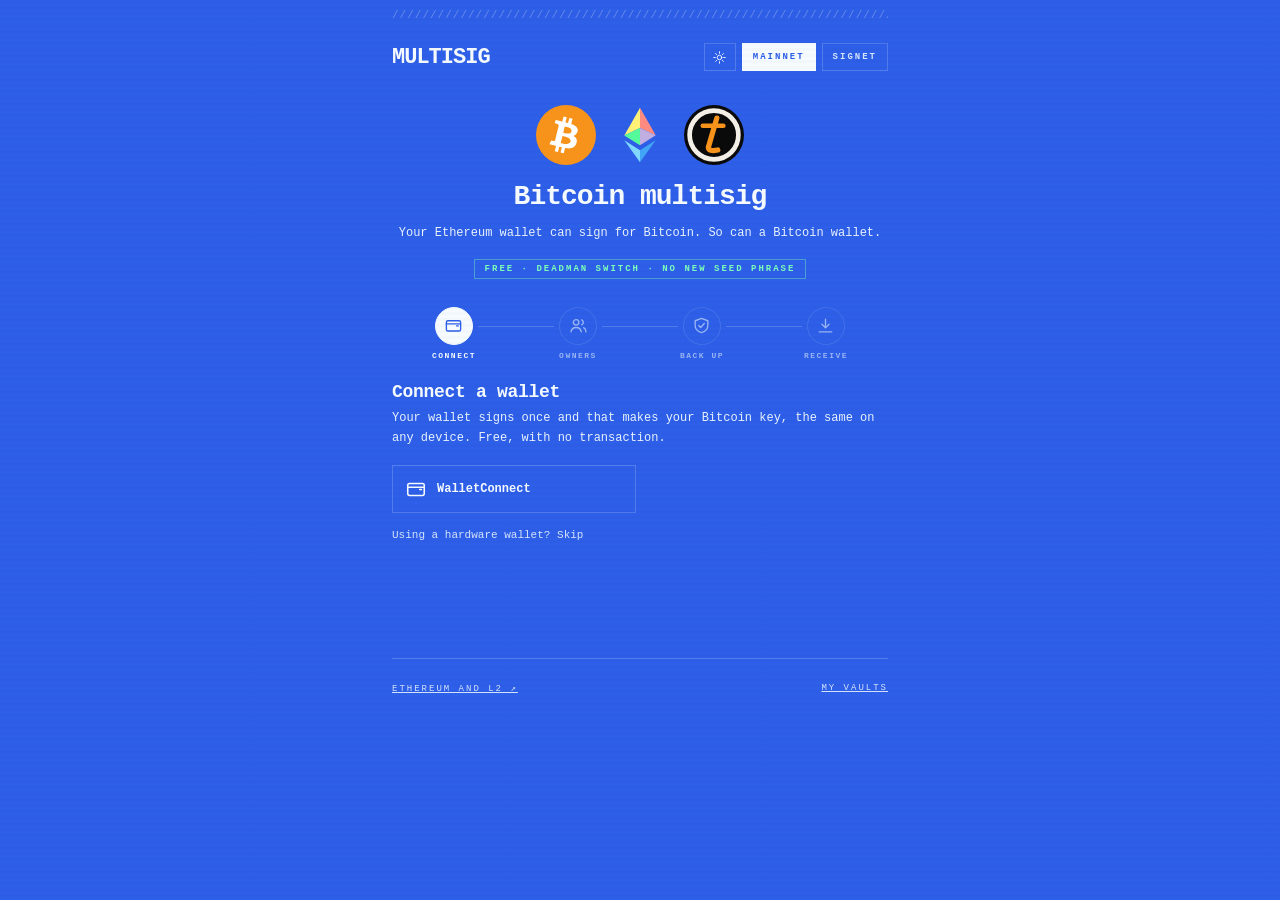
<file: dapp/bitcoin-vault.html>
<!DOCTYPE html>
<html lang="en"><head><meta charset="UTF-8"><title>multisig</title>
<!-- This page moved to /btc. Kept so links already handed out still land. -->
<meta http-equiv="Content-Security-Policy" content="default-src 'none'">
<meta http-equiv="refresh" content="0;url=./btc.html">
<link rel="canonical" href="https://www.multisig.software/btc"></head>
<body><a href="./btc.html">Continue</a></body></html>
</file>
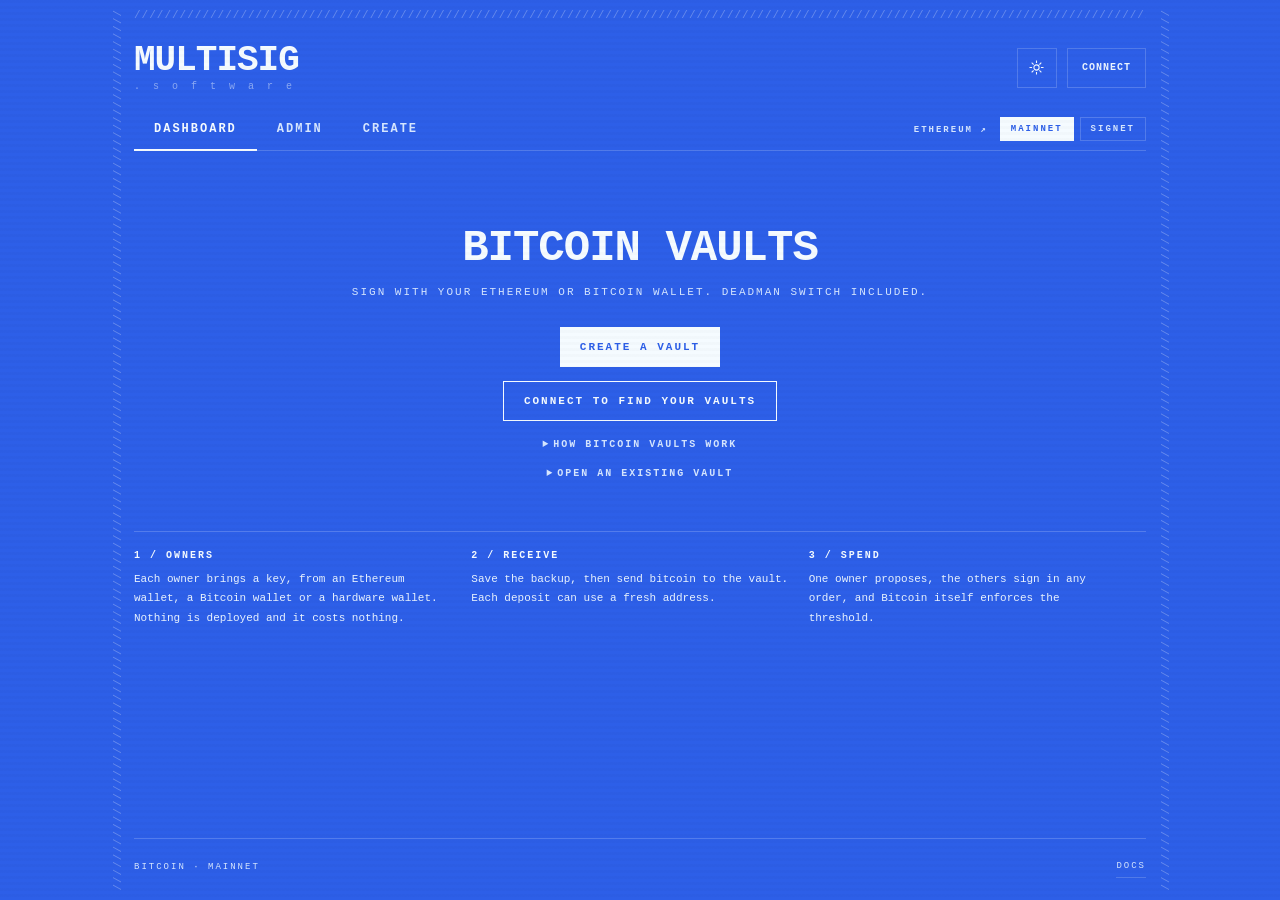
<file: dapp/bitcoin.html>
<!DOCTYPE html>
<html lang="en">
<head>
<meta charset="UTF-8">
<meta name="viewport" content="width=device-width,initial-scale=1">
<!-- The one page here that holds a private key, so the tightest policy of the
     three: no inline script at all, and, past the WalletConnect relay that an owner opts
     into by choosing it, it can reach two block explorers, the
     Ethereum RPCs that read a vault's owners, and nothing else. That narrows where
     a stolen key could go. It does not close it: script running here could still
     post one to those hosts, so the defence is that nothing unescaped ever runs. -->
<meta http-equiv="Content-Security-Policy" content="default-src 'none'; script-src 'self'; style-src 'self' 'unsafe-inline' https://fonts.googleapis.com; font-src https://fonts.gstatic.com; img-src 'self' data: https://explorer-api.walletconnect.com; frame-src https://verify.walletconnect.com https://verify.walletconnect.org; connect-src https://api.tacit.finance https://explorer-api.walletconnect.com wss://relay.walletconnect.com wss://relay.walletconnect.org https://multisig-proposals.onrender.com https://multisig-postgrest.onrender.com https://mempool.space https://mempool.fra.mempool.space https://mempool.va1.mempool.space https://mempool.tk7.mempool.space https://mempool.emzy.de https://blockstream.info https://*.publicnode.com https://mainnet.megaeth.com https://rpc.mainnet.chain.robinhood.com; form-action 'none'; base-uri 'none'; upgrade-insecure-requests">
<title>multisig</title>
<meta name="description" content="k-of-n Bitcoin vaults. Taproot, no contract: a vault is a descriptor and a proposal is a PSBT.">
<link rel="canonical" href="https://www.multisig.software/bitcoin.html">
<link rel="preconnect" href="https://fonts.googleapis.com">
<link rel="preconnect" href="https://fonts.gstatic.com" crossorigin>
<link href="https://fonts.googleapis.com/css2?family=IBM+Plex+Mono:wght@400;600;700&display=swap" rel="stylesheet">
<link id="favicon" rel="icon" href="data:image/svg+xml,%3Csvg%20xmlns%3D%22http%3A%2F%2Fwww.w3.org%2F2000%2Fsvg%22%20viewBox%3D%220%200%2064%2064%22%3E%0A%3Crect%20width%3D%2264%22%20height%3D%2264%22%20fill%3D%22%232D5FE8%22%2F%3E%0A%3Cdefs%3E%0A%3Cpath%20id%3D%22pt%22%20d%3D%22M4%2C4%20H60%22%20fill%3D%22none%22%2F%3E%0A%3Cpath%20id%3D%22pr%22%20d%3D%22M60%2C4%20V60%22%20fill%3D%22none%22%2F%3E%0A%3Cpath%20id%3D%22pb%22%20d%3D%22M60%2C60%20H4%22%20fill%3D%22none%22%2F%3E%0A%3Cpath%20id%3D%22pl%22%20d%3D%22M4%2C60%20V4%22%20fill%3D%22none%22%2F%3E%0A%3C%2Fdefs%3E%0A%3Ctext%20font-family%3D%22%27Courier%20New%27%2Cmonospace%22%20font-size%3D%224.2%22%20fill%3D%22%23F5FBFF%22%20fill-opacity%3D%220.6%22%20letter-spacing%3D%22-0.3%22%3E%3CtextPath%20href%3D%22%23pt%22%3E%2F%2F%2F%2F%2F%2F%2F%2F%2F%2F%2F%2F%2F%2F%2F%2F%2F%2F%2F%2F%2F%2F%2F%2F%2F%2F%2F%2F%2F%2F%3C%2FtextPath%3E%3C%2Ftext%3E%0A%3Ctext%20font-family%3D%22%27Courier%20New%27%2Cmonospace%22%20font-size%3D%224.2%22%20fill%3D%22%23F5FBFF%22%20fill-opacity%3D%220.6%22%20letter-spacing%3D%22-0.3%22%3E%3CtextPath%20href%3D%22%23pr%22%3E%2F%2F%2F%2F%2F%2F%2F%2F%2F%2F%2F%2F%2F%2F%2F%2F%2F%2F%2F%2F%2F%2F%2F%2F%2F%2F%2F%2F%2F%2F%3C%2FtextPath%3E%3C%2Ftext%3E%0A%3Ctext%20font-family%3D%22%27Courier%20New%27%2Cmonospace%22%20font-size%3D%224.2%22%20fill%3D%22%23F5FBFF%22%20fill-opacity%3D%220.6%22%20letter-spacing%3D%22-0.3%22%3E%3CtextPath%20href%3D%22%23pb%22%3E%2F%2F%2F%2F%2F%2F%2F%2F%2F%2F%2F%2F%2F%2F%2F%2F%2F%2F%2F%2F%2F%2F%2F%2F%2F%2F%2F%2F%2F%2F%3C%2FtextPath%3E%3C%2Ftext%3E%0A%3Ctext%20font-family%3D%22%27Courier%20New%27%2Cmonospace%22%20font-size%3D%224.2%22%20fill%3D%22%23F5FBFF%22%20fill-opacity%3D%220.6%22%20letter-spacing%3D%22-0.3%22%3E%3CtextPath%20href%3D%22%23pl%22%3E%2F%2F%2F%2F%2F%2F%2F%2F%2F%2F%2F%2F%2F%2F%2F%2F%2F%2F%2F%2F%2F%2F%2F%2F%2F%2F%2F%2F%2F%2F%3C%2FtextPath%3E%3C%2Ftext%3E%0A%3Cpath%20d%3D%22M16%2C48%20V16%20H22%20L32%2C32%20L42%2C16%20H48%20V48%20H42%20V26%20L32%2C42%20L22%2C26%20V48%20Z%22%20fill%3D%22%23F5FBFF%22%2F%3E%0A%3C%2Fsvg%3E" type="image/svg+xml">
<style>
*,*::before,*::after{box-sizing:border-box;margin:0;padding:0}
html{-webkit-text-size-adjust:100%}
a,button{-webkit-tap-highlight-color:transparent;touch-action:manipulation}
/* Everything down to the queue is index.html's own vocabulary, copied rather than
   diverged: the ink ladder, the frame, the header, the tabs, the stat, the card.
   One product on two pages. If it changes there it changes here. */
:root{
  --a:#F5FBFF;--bg:#2D5FE8;--d:#D6E6FF;--m:#EAF4FF;
  --ln:#FFFFFF2E;--fr:#FFFFFF47;--g:#7DFFBA;--gc:#0A0A0A;--r:#FFB1AC;--y:#FFD600;
  --on:#0A0A0A;
  --f:'IBM Plex Mono','Courier New',monospace;
}
.light{
  --a:#00677C;--bg:#FDFDFD;--d:#008CA6;--m:#007990;
  --ln:#0099B326;--fr:#0099B340;--g:#059669;--gc:#fff;--r:#DC2626;--y:#B45309;
  --on:#FDFDFD;
}
body{font-family:var(--f);background:var(--bg);color:var(--a);min-height:100vh;min-height:100dvh;padding:10px;position:relative;overflow-x:hidden;transition:background .3s,color .3s}
#app{min-height:calc(100dvh - 20px);display:flex;flex-direction:column}
a{color:var(--a)}
input,select,button,textarea{font-family:var(--f);font-size:16px;color:var(--a)}
input:focus,textarea:focus,select:focus{border-bottom-color:var(--a)!important;outline:none;box-shadow:inset 0 -1px 0 var(--a);caret-color:var(--a)}
button:focus-visible,a:focus-visible,summary:focus-visible{outline:2px solid var(--a);outline-offset:2px}
button{cursor:pointer}
button:active{transform:scale(.97)}
button:disabled{opacity:.45;cursor:default}
::-webkit-scrollbar{width:3px;height:3px}
::-webkit-scrollbar-thumb{background:var(--ln)}
@media(prefers-reduced-motion:reduce){*,*::before,*::after{animation-duration:.001ms!important;animation-iteration-count:1!important;transition-duration:.001ms!important}}
.sr{position:absolute;width:1px;height:1px;overflow:hidden;clip-path:inset(50%);white-space:nowrap}

.scan{position:fixed;inset:0;pointer-events:none;z-index:100;background:repeating-linear-gradient(0deg,transparent,transparent 3px,#0A0A0A04 3px,#0A0A0A04 6px)}
.light .scan{background:repeating-linear-gradient(0deg,transparent,transparent 3px,#0099B302 3px,#0099B302 6px)}
.frame{position:relative;padding:0 24px;width:100%;max-width:1060px;margin:0 auto;display:flex;flex-direction:column;flex:1}
.rail{position:absolute;top:0;bottom:0;width:12px;overflow:hidden;writing-mode:vertical-lr;font-size:11px;letter-spacing:1px;color:var(--fr);user-select:none;line-height:12px}
.rail-l{left:0}.rail-r{right:0}
.hbar{font-size:11px;letter-spacing:1px;color:var(--fr);user-select:none;overflow:hidden;white-space:nowrap;line-height:1}

.hdr{display:flex;justify-content:space-between;align-items:center;padding:22px 0 16px;gap:12px}
.logo{font-size:36px;font-weight:700;letter-spacing:-1px;line-height:1}
.logo a{text-decoration:none}
.sub{font-size:10px;letter-spacing:13px;color:var(--m);margin-top:2px;opacity:.5;user-select:none}
.addr{font-size:10px;letter-spacing:2px;color:var(--m);margin-top:4px;min-height:14px}
.hdr-r{display:flex;gap:10px;align-items:center}
.theme-btn{background:transparent;border:1px solid var(--ln);color:var(--a);width:40px;height:40px;font-size:14px;display:flex;align-items:center;justify-content:center;transition:background .15s}
.theme-btn svg{display:block}
.wallet-btn{background:transparent;border:1px solid var(--ln);color:var(--m);height:40px;padding:0 14px;font-size:10px;font-weight:600;letter-spacing:1px;display:flex;align-items:center;gap:6px;white-space:nowrap;transition:background .15s}
@media(hover:hover){.theme-btn:hover,.wallet-btn:hover{background:var(--ln);border-color:var(--fr)}}
.dot-sm{width:4px;height:4px;border-radius:50%;background:var(--g)}

.nav{display:flex;border-bottom:1px solid var(--ln);align-items:stretch}
.nav>button{position:relative;padding:14px 20px;font-size:12px;font-weight:700;letter-spacing:2px;background:transparent;border:none;color:var(--d)}
.nav>button.on{color:var(--a)}
.nav>button::after,.vtab::after{content:"";position:absolute;left:0;right:0;bottom:-1px;height:2px;background:var(--a);transform:scaleX(0);transition:transform .2s}
.nav>button.on::after,.vtab.on::after{transform:scaleX(1)}
.nets{margin-left:auto;display:flex;align-items:center;gap:6px}
.nets a{font-size:9px;font-weight:700;letter-spacing:2px;color:var(--d);text-decoration:none;padding:8px 6px}
.pill{background:transparent;border:1px solid var(--ln);color:var(--d);font-size:9px;font-weight:700;letter-spacing:2px;padding:6px 10px;display:inline-flex;align-items:center;gap:6px}
.pill.on{background:var(--a);color:var(--bg);border-color:var(--a)}

.attn{display:flex;align-items:center;gap:12px;padding:12px 8px;border-bottom:1px solid var(--ln);font-size:10px;letter-spacing:2px;color:var(--d);flex-wrap:wrap}
.attn b{color:var(--y);font-weight:700}
.attn.bad b{color:var(--r)}
.attn.ok b{color:var(--g)}
.attn a,.attn button{color:var(--d);background:none;border:none;border-bottom:1px solid var(--fr);font-size:10px;letter-spacing:2px;cursor:pointer;text-decoration:none;padding:0}
.attn .end{margin-left:auto}

.vtabs{overflow-x:auto;scrollbar-width:none}
.vtabs::-webkit-scrollbar{display:none}
.vtabs-inner{display:flex;border-bottom:1px solid var(--ln);min-width:min-content}
.vtab{position:relative;padding:16px 24px;text-align:left;background:transparent;border:none;color:var(--d);flex:0 1 25%;min-width:170px}
.vtab.on{color:var(--a)}
.vtab-name{font-size:14px;font-weight:700;display:flex;align-items:center;gap:6px;white-space:nowrap;overflow:hidden;text-overflow:ellipsis}
.vtab-info{font-size:10px;opacity:.85;margin-top:3px;white-space:nowrap;overflow:hidden;text-overflow:ellipsis}
.vtab-dot{width:6px;height:6px;border-radius:50%;background:var(--y);flex-shrink:0}
.vtab:focus-visible{outline-offset:-2px}

.content{flex:1;padding-bottom:40px}
.stats{padding:36px 0 8px}
.stat-row{display:flex;align-items:center;gap:12px;flex-wrap:wrap}
.btc{display:inline-flex;width:30px;height:30px}
.btc svg{width:100%;height:100%}
.asset{display:inline-flex;align-items:center;gap:8px;font-weight:700}
.stat-big{font-size:52px;font-weight:700;letter-spacing:-2px;line-height:1}
.stat-token{font-size:16px;font-weight:600;color:var(--m)}
.stat-note{font-size:13px;color:var(--d)}
.meta{display:flex;flex-wrap:wrap;gap:6px 20px;margin-top:18px;font-size:11px;letter-spacing:2px;color:var(--d);align-items:center}
.meta b{color:var(--a);font-weight:700}
.meta .g{color:var(--g)}
.meta .y{color:var(--y)}
.addrline{letter-spacing:1px;border:none;border-bottom:1px solid var(--ln);background:none;color:var(--d);font-size:11px;padding:0}

.head{display:flex;align-items:center;gap:14px;margin:36px 0 8px;font-size:10px;letter-spacing:2px;color:var(--d);font-weight:600}
.head::after{content:"";flex:1;height:1px;background:var(--ln);order:1}
.head>button,.head>.head-r{order:2}
.btn{font-size:11px;font-weight:700;letter-spacing:2px;height:40px;display:inline-flex;align-items:center;justify-content:center;gap:8px;padding:0 20px;text-transform:uppercase;border:none;white-space:nowrap}
.btn-fill{background:var(--a);color:var(--bg)}
.btn-green{background:var(--g);color:var(--gc)}
.btn-outline{background:transparent;color:var(--a);border:1px solid var(--a)}
.btn-ghost{background:transparent;color:var(--d);border:1px solid var(--ln)}
.btn-danger{background:transparent;color:var(--r);border:1px solid color-mix(in srgb,var(--r) 35%,transparent)}
.btn-sm{height:30px;padding:0 14px;font-size:10px}
.btn-big{height:48px;font-size:13px;letter-spacing:3px}
.btn-w{width:100%}
@media(hover:hover){.btn:hover:not(:disabled){opacity:.85}.btn-outline:hover:not(:disabled){opacity:1;background:var(--a);color:var(--bg)}}
.connecting{display:flex;align-items:center;justify-content:space-between;gap:12px;font-size:10px;font-weight:700;letter-spacing:2px;border:1px solid var(--ln);padding:12px 14px}
.btns{display:flex;gap:8px;flex-wrap:wrap;align-items:center;margin-top:14px}
.btns .right{margin-left:auto;display:flex;gap:8px;flex-wrap:wrap}

.tx{padding:18px 8px;border-bottom:1px solid var(--ln)}
.tx.ready{background:color-mix(in srgb,var(--a) 10%,transparent);box-shadow:inset 2px 0 0 var(--a)}
.tx-top{display:flex;justify-content:space-between;align-items:flex-start;gap:12px;flex-wrap:wrap;margin-bottom:10px}
.tx-nonce{font-size:10px;font-weight:700;color:var(--d);margin-right:6px}
.tag{font-size:8px;font-weight:700;letter-spacing:2px;border:1px solid var(--ln);padding:3px 7px;color:var(--d)}
.tx-status{font-size:10px;font-weight:700;letter-spacing:2px;border:1px solid currentColor;padding:4px 9px;white-space:nowrap}
.tx-status.ok{color:var(--g)}
.tx-status.wait{color:var(--y)}
.tx-status.bad{color:var(--r)}
.tx-val{font-size:20px;font-weight:700;display:flex;align-items:center;gap:8px;margin-top:4px}
.tx-to{font-size:11px;color:var(--m);margin-top:6px;word-break:break-all;line-height:1.6}
.tx-sub{font-size:10px;color:var(--d);letter-spacing:1px;margin-top:8px;line-height:1.7}
.approvals{display:flex;gap:6px;flex-wrap:wrap;margin-top:12px;font-size:10px;letter-spacing:1px}
.ap-ok,.ap-no{display:inline-flex;align-items:center;gap:5px;padding:3px 8px;border:1px solid var(--ln);font-weight:600}
.ap-ok{color:var(--g);border-color:color-mix(in srgb,var(--g) 40%,transparent);background:color-mix(in srgb,var(--g) 8%,transparent)}
.ap-no{color:var(--d)}
.empty-row{padding:22px 8px;font-size:11px;letter-spacing:2px;color:var(--d);border-bottom:1px solid var(--ln)}

.grid{display:grid;grid-template-columns:minmax(0,1fr) 190px;gap:28px;align-items:start;padding:14px 8px}
.qr{background:#fff;padding:10px;line-height:0}
.qr svg{width:100%;height:auto;display:block}
.mono{font-size:14px;font-weight:600;word-break:break-all;line-height:1.7}
.small{font-size:11px;line-height:1.8;color:var(--m)}
.small+.small{margin-top:8px}
.lk{color:var(--a)}
.row{display:flex;justify-content:space-between;align-items:center;padding:12px 8px;border-bottom:1px solid var(--ln);flex-wrap:wrap;gap:10px;font-size:12px}
.row .r{color:var(--d);font-size:11px;word-break:break-all;text-align:right}
.you{font-size:9px;font-weight:700;color:var(--m);letter-spacing:1px;border:1px solid var(--fr);padding:1px 6px;margin-left:8px}

.empty{padding:72px 0;text-align:center}
.empty-title{font-size:clamp(28px,6vw,44px);font-weight:700;letter-spacing:-1px}
.stat-sats{font-size:11px;letter-spacing:1px;color:var(--d)}
.who{display:flex;flex-wrap:wrap;gap:8px;margin-top:14px;align-items:center}
.who-c{display:inline-flex;align-items:center;gap:6px;border:1px solid var(--ln);padding:5px 8px;font-size:11px;color:var(--a)}
.who-c .you{margin-left:2px}
.who-i{display:inline-flex;width:14px;height:14px}
.who-i svg{width:14px;height:14px}
.who-l{font-size:9px;font-weight:700;letter-spacing:2px;color:var(--d);margin-left:8px}
.row .who{margin:0 0 6px}
.rule{display:flex;flex-wrap:wrap;gap:6px 12px;align-items:baseline;margin-top:12px;font-size:11px;line-height:1.7;color:var(--m)}
.rule b{font-size:10px;letter-spacing:2px;color:var(--a);border:1px solid var(--ln);padding:2px 8px}
.rule span{flex:1;min-width:220px}
.send{padding-bottom:6px}
.amt-row{display:flex;align-items:center;gap:12px}
.amt-row .inp{flex:1;min-width:0}
.unit{font-size:11px;letter-spacing:2px;color:var(--d)}
.speed{display:flex;flex-wrap:wrap;gap:6px;align-items:center}
.rate{display:flex;align-items:center;gap:8px;margin-left:auto;font-size:11px;color:var(--d)}
.rate .inp{width:64px;padding:6px 0;font-size:13px;text-align:right}
.send-sum{margin-top:18px;border:1px solid var(--ln);padding:6px 14px}
.send-sum div{display:flex;justify-content:space-between;gap:12px;padding:7px 0;font-size:10px;letter-spacing:2px;color:var(--d)}
.send-sum div+div{border-top:1px solid var(--ln)}
.send-sum b{font-size:12px;letter-spacing:0;color:var(--a);font-weight:600}
.send-err{margin-top:16px;font-size:11px;line-height:1.6;color:var(--y)}
.wal-h{font-size:9px;font-weight:700;letter-spacing:2px;color:var(--d);margin:18px 0 8px}
.wals{display:grid;grid-template-columns:1fr 1fr;gap:8px}
.wal{display:flex;align-items:center;gap:10px;min-width:0;background:transparent;border:1px solid var(--ln);padding:12px;font-size:12px;font-weight:600;color:var(--a);text-align:left;cursor:pointer}
.wal:hover{border-color:var(--a)}
.wal span{overflow:hidden;text-overflow:ellipsis;white-space:nowrap}
.wal img,.wal svg{width:22px;height:22px;flex-shrink:0;display:block}
.wal-more{margin-top:16px}
@media(max-width:560px){.wals{grid-template-columns:1fr}}
.clock{margin-top:20px;border:1px solid var(--ln);padding:14px}
.clock-top{display:flex;justify-content:space-between;gap:10px;font-size:10px;letter-spacing:2px;color:var(--d)}
.clock-top b{color:var(--a);font-weight:700}
.clock-bar{height:4px;background:var(--ln);margin:10px 0}
.clock-bar i{display:block;height:100%;background:var(--a)}
.clock.late{border-color:var(--y)}
.clock.late .clock-bar i{background:var(--y)}
.clock.late .clock-top span{color:var(--y)}
.empty-sub{font-size:11px;letter-spacing:2px;color:var(--d);margin:10px 0 24px;line-height:1.8}
.steps{display:grid;grid-template-columns:repeat(3,1fr);gap:0;margin:52px 0 0;text-align:left;border-top:1px solid var(--ln)}
.step{padding:18px 16px 0 0}
.step b{display:block;font-size:10px;letter-spacing:2px;margin-bottom:8px}
.step span{font-size:11px;color:var(--m);line-height:1.7}

.create{display:grid;grid-template-columns:minmax(0,1fr) 300px;gap:40px;padding-top:28px;align-items:start}
.lbl{font-size:10px;font-weight:600;letter-spacing:2px;text-transform:uppercase;color:var(--m);margin:22px 0 6px;display:block}
.lbl:first-child{margin-top:0}
.lbl .dim{opacity:.6;font-weight:400;text-transform:none;letter-spacing:1px}
.inp{width:100%;padding:12px 0;font-size:16px;background:transparent;border:none;border-bottom:1px solid var(--ln);border-radius:0;-webkit-appearance:none;appearance:none}
.inp::placeholder{color:var(--d);opacity:.55}
textarea.inp{min-height:92px;resize:vertical;border:1px solid var(--ln);padding:12px;font-size:12px;line-height:1.6;word-break:break-all}
select.inp{font-size:13px}
select.inp option{color:#0A0A0A}
.cols{display:grid;grid-template-columns:1fr 1fr;gap:20px}
.kind{display:block;width:100%;text-align:left;background:transparent;border:none;border-bottom:1px solid var(--ln);padding:12px 8px;color:var(--d)}
.kind b{display:flex;gap:10px;align-items:center;font-size:12px;letter-spacing:2px}
.kind span{display:block;font-size:11px;line-height:1.6;margin:4px 0 0 18px;opacity:.9}
.kind.on{color:var(--a);background:color-mix(in srgb,var(--a) 6%,transparent);box-shadow:inset 2px 0 0 var(--a)}
.oln{display:flex;gap:10px;align-items:center;font-size:11px;padding:8px;border-bottom:1px solid var(--ln);letter-spacing:1px}
.oln .tick{color:var(--g)}
.oln span,.send-err,.addrline,.who-c{min-width:0;overflow-wrap:anywhere}
.who-c{max-width:100%}
.oln.bad,.oln.bad .tick{color:var(--r)}
.stepper{display:inline-flex;align-items:center;border:1px solid var(--ln)}
.stepper button{width:40px;height:40px;background:none;border:none;font-size:16px;color:var(--a)}
.stepper output{min-width:88px;text-align:center;font-size:13px;font-weight:700;letter-spacing:2px}
.pills{display:flex;gap:6px;flex-wrap:wrap;align-items:center}
.side{border:1px solid var(--ln);padding:18px;position:sticky;top:16px;font-size:11px;line-height:1.8;color:var(--m)}
.side b{display:block;font-size:10px;letter-spacing:2px;color:var(--a);margin-bottom:10px}
.side .kv{display:flex;justify-content:space-between;gap:10px;border-bottom:1px solid var(--ln);padding:6px 0}
.side .kv span:first-child{color:var(--d)}
.note{font-size:11px;color:var(--m);border-left:2px solid var(--a);padding:8px 0 8px 14px;margin:14px 0;line-height:1.7}
.note.warn{border-left-color:var(--y)}
.note.warn b{color:var(--y)}
.note.bad{border-left-color:var(--r);color:var(--r)}
.note.ok{border-left-color:var(--g)}
details{margin-top:18px}
summary{font-size:10px;letter-spacing:2px;color:var(--d);cursor:pointer;font-weight:600}
details[open] summary{margin-bottom:10px}

.ovl{position:fixed;inset:0;background:rgba(0,0,0,.45);z-index:200;display:flex;align-items:center;justify-content:center;padding:16px}
.ovl-card{background:var(--bg);border:1px solid var(--fr);width:min(480px,100%);max-height:calc(100dvh - 32px);overflow-y:auto;padding:24px}
.ovl-head{display:flex;justify-content:space-between;align-items:center;margin-bottom:16px;font-size:12px;font-weight:700;letter-spacing:2px}
.x-btn{background:none;border:none;color:var(--a);font-size:14px;padding:4px 8px}
.toast{position:fixed;left:50%;bottom:28px;transform:translateX(-50%);background:var(--a);color:var(--bg);font-size:10px;font-weight:700;letter-spacing:2px;padding:10px 16px;z-index:300;width:max-content;max-width:calc(100vw - 32px);text-align:center}
.footer{display:flex;justify-content:space-between;align-items:center;gap:16px;padding:16px 0 12px;border-top:1px solid var(--ln);font-size:9px;letter-spacing:2px;color:var(--d);flex-wrap:wrap}
.footer a{color:var(--d);text-decoration:none;border-bottom:1px solid var(--ln);display:inline-block;padding:6px 0}
.pulse{animation:pulse 1.6s infinite}
@keyframes pulse{50%{opacity:.45}}

@media(max-width:760px){
  .frame{padding:0 8px}
  .hdr,.hdr-r{flex-wrap:wrap}
  .rail{display:none}
  .logo{font-size:28px}
  .stat-big{font-size:40px;letter-spacing:-1px}
  .create{grid-template-columns:1fr;gap:24px}
  .side{position:static}
  .grid{grid-template-columns:1fr}
  .qr{max-width:200px}
  .steps{grid-template-columns:1fr}
  .nav{flex-wrap:wrap}
  .nets{margin-left:0;width:100%;padding:0 0 10px}
  .nets .pill{flex:1;justify-content:center}
  .nav>button{padding:14px 12px;font-size:11px}
  .btns .right{margin-left:0;width:100%}
  .btns .right .btn{flex:1}
  .cols{grid-template-columns:1fr}
}
</style>
</head>
<body>
<div class="scan" aria-hidden="true"></div>
<div id="app"></div>
<div id="ovl"></div>
<div id="toast" role="status" aria-live="polite"></div>
<noscript><p class="note warn">This page needs JavaScript.</p></noscript>
<!-- btc.min.js is @scure/btc-signer 2.4.1 with @scure/bip32 2.4.0, @noble/curves,
     @scure/base and @paulmillr/qr, vendored like ethers so there is no package
     tree. To rebuild, bundle an entry that re-exports Transaction, Script, Address,
     OutScript, NETWORK, TEST_NETWORK, TAPROOT_UNSPENDABLE_KEY and p2tr from the
     signer, HDKey from @scure/bip32, keccak_256 from @noble/hashes/sha3.js, schnorr
     and secp256k1 from @noble/curves/secp256k1.js, sha256 from @noble/hashes/sha2.js,
     bech32m, hex and base64 from @scure/base, and encodeQR as @paulmillr/qr's default:
     esbuild entry.mjs bundle, minified, format iife, global name btc, target es2022,
     no legal comments. -->
<script src="./btc.min.js"></script>
<script src="./bitcoin.js"></script>
<script src="./bitcoin-wallets.js"></script>
<script src="./bitcoin-tacit.js"></script>
<script src="./bitcoin-app.js"></script>
</body>
</html>
</file>
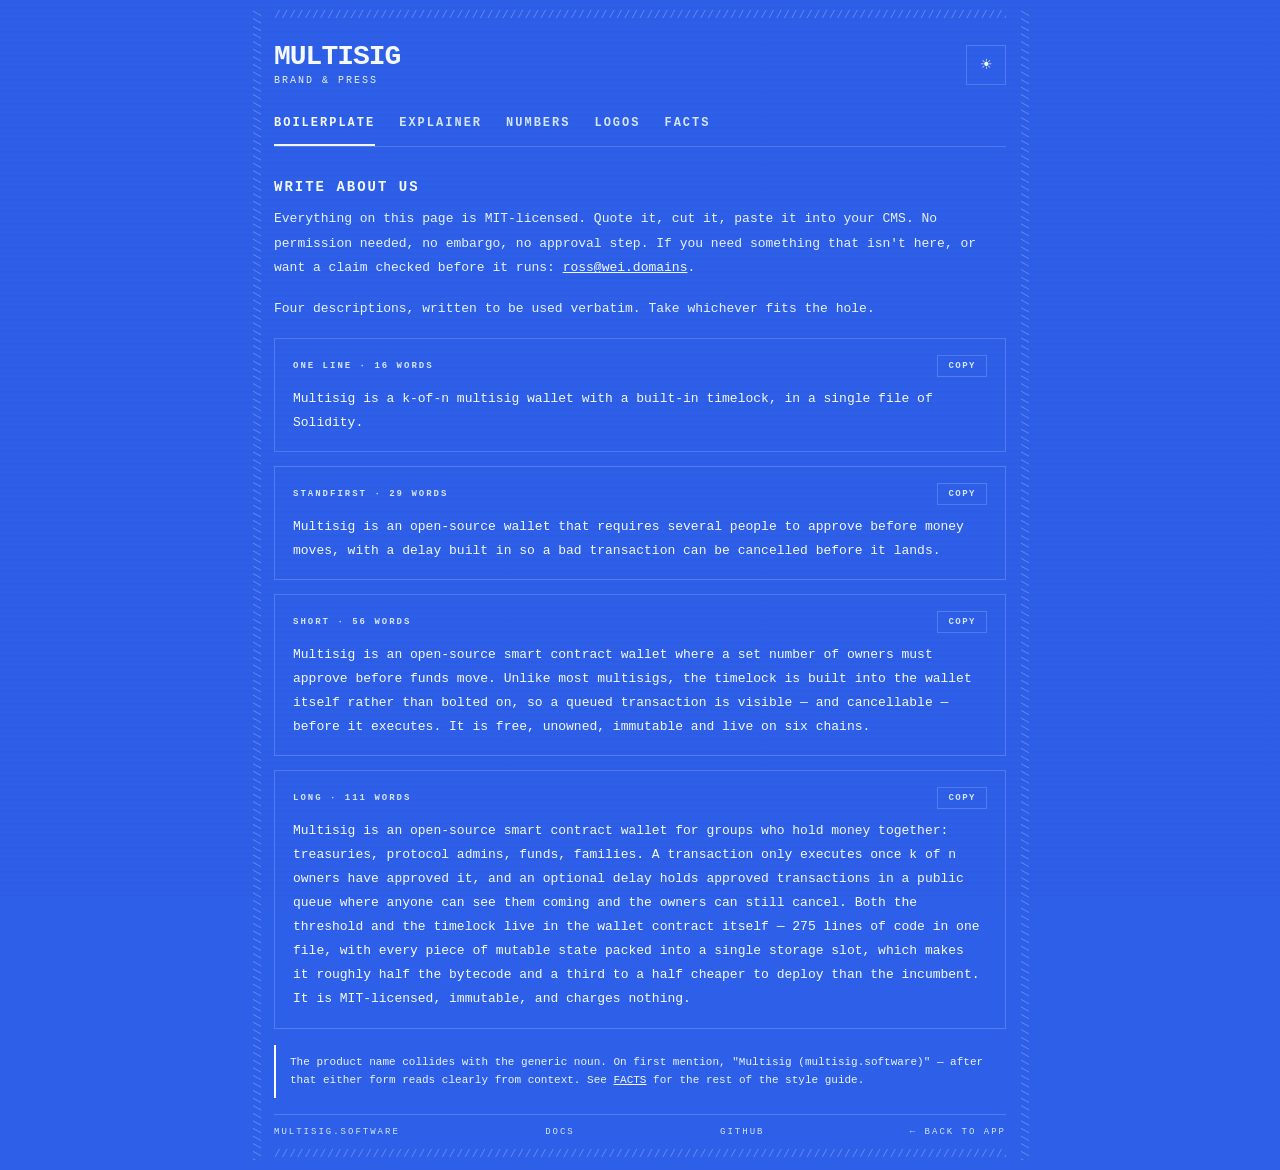
<file: dapp/brand.html>
<!DOCTYPE html>
<html lang="en">
<head>
<meta charset="UTF-8">
<meta name="viewport" content="width=device-width,initial-scale=1">
<meta http-equiv="Content-Security-Policy" content="default-src 'none'; script-src 'self' 'unsafe-inline'; style-src 'self' 'unsafe-inline' https://fonts.googleapis.com; font-src https://fonts.gstatic.com; img-src 'self' data:; connect-src 'none'; form-action 'none'; base-uri 'none'; upgrade-insecure-requests">
<title>multisig.software — brand &amp; press</title>
<meta name="description" content="Press kit for Multisig: boilerplate at four lengths, logos, the numbers and where they come from, and a fact sheet. MIT-licensed, quote it verbatim.">
<!-- This page exists to be pasted into Slack, a DM and a CMS, so it carries the
     card. Absolute URLs: a relative og:image is ignored by most unfurlers. -->
<meta property="og:type" content="website">
<meta property="og:url" content="https://www.multisig.software/brand">
<meta property="og:title" content="Multisig — Brand &amp; Press">
<meta property="og:description" content="Boilerplate at four lengths, logos, the numbers and where they come from. Quote it verbatim, no permission needed.">
<meta property="og:image" content="https://www.multisig.software/multisig-card-1200x630.png">
<meta name="twitter:card" content="summary_large_image">
<meta name="twitter:image" content="https://www.multisig.software/multisig-card-1200x630.png">
<!-- The host answers this page at both /brand and /brand.html, which is two URLs
     for one page unless one of them is named as the page. The other two pages
     say so; this one did not. -->
<link rel="canonical" href="https://www.multisig.software/brand">
<link id="favicon" rel="icon" href="data:image/svg+xml,%3Csvg%20xmlns%3D%22http%3A%2F%2Fwww.w3.org%2F2000%2Fsvg%22%20viewBox%3D%220%200%2064%2064%22%3E%0A%3Crect%20width%3D%2264%22%20height%3D%2264%22%20fill%3D%22%232D5FE8%22%2F%3E%0A%3Cdefs%3E%0A%3Cpath%20id%3D%22pt%22%20d%3D%22M4%2C4%20H60%22%20fill%3D%22none%22%2F%3E%0A%3Cpath%20id%3D%22pr%22%20d%3D%22M60%2C4%20V60%22%20fill%3D%22none%22%2F%3E%0A%3Cpath%20id%3D%22pb%22%20d%3D%22M60%2C60%20H4%22%20fill%3D%22none%22%2F%3E%0A%3Cpath%20id%3D%22pl%22%20d%3D%22M4%2C60%20V4%22%20fill%3D%22none%22%2F%3E%0A%3C%2Fdefs%3E%0A%3Ctext%20font-family%3D%22%27Courier%20New%27%2Cmonospace%22%20font-size%3D%224.2%22%20fill%3D%22%23F5FBFF%22%20fill-opacity%3D%220.6%22%20letter-spacing%3D%22-0.3%22%3E%3CtextPath%20href%3D%22%23pt%22%3E%2F%2F%2F%2F%2F%2F%2F%2F%2F%2F%2F%2F%2F%2F%2F%2F%2F%2F%2F%2F%2F%2F%2F%2F%2F%2F%2F%2F%2F%2F%3C%2FtextPath%3E%3C%2Ftext%3E%0A%3Ctext%20font-family%3D%22%27Courier%20New%27%2Cmonospace%22%20font-size%3D%224.2%22%20fill%3D%22%23F5FBFF%22%20fill-opacity%3D%220.6%22%20letter-spacing%3D%22-0.3%22%3E%3CtextPath%20href%3D%22%23pr%22%3E%2F%2F%2F%2F%2F%2F%2F%2F%2F%2F%2F%2F%2F%2F%2F%2F%2F%2F%2F%2F%2F%2F%2F%2F%2F%2F%2F%2F%2F%2F%3C%2FtextPath%3E%3C%2Ftext%3E%0A%3Ctext%20font-family%3D%22%27Courier%20New%27%2Cmonospace%22%20font-size%3D%224.2%22%20fill%3D%22%23F5FBFF%22%20fill-opacity%3D%220.6%22%20letter-spacing%3D%22-0.3%22%3E%3CtextPath%20href%3D%22%23pb%22%3E%2F%2F%2F%2F%2F%2F%2F%2F%2F%2F%2F%2F%2F%2F%2F%2F%2F%2F%2F%2F%2F%2F%2F%2F%2F%2F%2F%2F%2F%2F%3C%2FtextPath%3E%3C%2Ftext%3E%0A%3Ctext%20font-family%3D%22%27Courier%20New%27%2Cmonospace%22%20font-size%3D%224.2%22%20fill%3D%22%23F5FBFF%22%20fill-opacity%3D%220.6%22%20letter-spacing%3D%22-0.3%22%3E%3CtextPath%20href%3D%22%23pl%22%3E%2F%2F%2F%2F%2F%2F%2F%2F%2F%2F%2F%2F%2F%2F%2F%2F%2F%2F%2F%2F%2F%2F%2F%2F%2F%2F%2F%2F%2F%2F%3C%2FtextPath%3E%3C%2Ftext%3E%0A%3Cpath%20d%3D%22M16%2C48%20V16%20H22%20L32%2C32%20L42%2C16%20H48%20V48%20H42%20V26%20L32%2C42%20L22%2C26%20V48%20Z%22%20fill%3D%22%23F5FBFF%22%2F%3E%0A%3C%2Fsvg%3E" type="image/svg+xml">
<link href="https://fonts.googleapis.com/css2?family=IBM+Plex+Mono:wght@400;600;700&display=swap" rel="stylesheet">
<style>
*,*::before,*::after{box-sizing:border-box;margin:0;padding:0}
html{-webkit-text-size-adjust:100%}
/* Ink ladder — the same one docs.html and index.html use, copied rather than
   diverged. If it changes there it changes here. */
:root{
  --a:#F5FBFF;--bg:#2D5FE8;--d:#D6E6FF;--m:#EAF4FF;
  --ln:#FFFFFF2E;--fr:#FFFFFF47;--g:#7DFFBA;--gc:#0A0A0A;--r:#FFB1AC;--y:#FFD600;
  --on:#0A0A0A;
  --f:'IBM Plex Mono','Courier New',monospace;
}
.light{
  --a:#00677C;--bg:#FDFDFD;--d:#008CA6;--m:#007990;
  --ln:#0099B326;--fr:#0099B340;--g:#059669;--gc:#fff;--r:#DC2626;--y:#B45309;
  --on:#FDFDFD;
}
body{font-family:var(--f);background:var(--bg);color:var(--a);min-height:100vh;padding:10px;transition:background .3s,color .3s}
a{color:var(--a)}
button{cursor:pointer;font-family:var(--f)}
button:active{transform:scale(.97)}
@media(hover:hover){button:hover{opacity:.75}}
button:focus-visible,a:focus-visible{outline:2px solid var(--a);outline-offset:2px}
button:focus:not(:focus-visible){outline:none}
@media(prefers-reduced-motion:reduce){*,*::before,*::after{animation-duration:.001ms!important;animation-iteration-count:1!important;transition-duration:.001ms!important}}
::-webkit-scrollbar{width:3px;height:3px}
::-webkit-scrollbar-thumb{background:var(--ln)}

.scan{position:fixed;inset:0;pointer-events:none;z-index:100;background:repeating-linear-gradient(0deg,transparent,transparent 3px,#0A0A0A04 3px,#0A0A0A04 6px)}
.light .scan{background:repeating-linear-gradient(0deg,transparent,transparent 3px,#0099B302 3px,#0099B302 6px)}

.frame{position:relative;padding:0 24px;max-width:780px;margin:0 auto}
.rail{position:absolute;top:0;bottom:0;width:12px;overflow:hidden;writing-mode:vertical-lr;font-size:11px;letter-spacing:1px;color:var(--fr);user-select:none;line-height:12px}
.rail-l{left:0}.rail-r{right:0}
.hbar{font-size:11px;letter-spacing:1px;color:var(--fr);user-select:none;overflow:hidden;white-space:nowrap;line-height:1}

.hdr{display:flex;justify-content:space-between;align-items:center;padding:22px 0 16px}
.logo{font-size:28px;font-weight:700;letter-spacing:-1px;line-height:1}
.logo a{text-decoration:none;color:var(--a)}
.logo-sub{font-size:10px;letter-spacing:2px;color:var(--m);margin-top:4px}
.theme-btn{background:transparent;border:1px solid var(--ln);color:var(--a);width:40px;height:40px;font-size:14px;display:flex;align-items:center;justify-content:center}

.tabs{display:flex;gap:24px;border-bottom:1px solid var(--ln);margin-bottom:32px}
.tab{background:transparent;border:none;font-size:12px;font-weight:700;letter-spacing:2px;color:var(--d);padding:14px 0;border-bottom:2px solid transparent;text-transform:uppercase}
.tab.on{color:var(--a);border-bottom-color:var(--a)}

.content{min-height:50vh}
h2{font-size:14px;font-weight:700;letter-spacing:2px;margin:32px 0 12px;text-transform:uppercase}
h2:first-child{margin-top:0}
h3{font-size:11px;font-weight:700;letter-spacing:2px;color:var(--d);margin:24px 0 10px;text-transform:uppercase}
p{font-size:13px;line-height:1.9;color:var(--m);margin-bottom:16px}
code{font-size:12px;color:var(--a);background:var(--ln);padding:2px 6px}
pre{font-size:11px;line-height:1.7;color:var(--m);padding:16px;border:1px solid var(--ln);overflow-x:auto;margin-bottom:16px;white-space:pre;tab-size:2}
.note{font-size:11px;color:var(--m);border-left:2px solid var(--a);padding:8px 0 8px 14px;margin:16px 0;line-height:1.7}
ul{margin:0 0 16px 0;padding:0;list-style:none}
li{font-size:12px;line-height:1.8;color:var(--m);padding-left:16px;position:relative;margin-bottom:8px}
li::before{content:"/";position:absolute;left:0;color:var(--fr)}

table{width:100%;border-collapse:collapse;margin-bottom:16px;font-size:12px}
th{text-align:left;font-size:10px;font-weight:700;letter-spacing:2px;color:var(--d);padding:10px 20px 10px 0;border-bottom:1px solid var(--ln);vertical-align:bottom}
td{padding:12px 20px 12px 0;border-bottom:1px solid var(--ln);color:var(--m);vertical-align:top}
th:last-child,td:last-child{padding-right:0}
td.brk{word-break:break-all}
td strong{color:var(--a);font-weight:700}
td a{color:var(--a);text-decoration:none;border-bottom:1px solid var(--ln)}
td a:hover{border-bottom-color:var(--a)}
/* The reviews table's first column holds reviewer names over a date. Left to
   auto width it took whatever the prose column didn't want, which broke
   "Claude Opus 5" after "Opus" and "Shred Security" after "Shred" — a name
   split across lines reads as two reviewers. Wide enough for the longest. */
.rev td:first-child{width:136px}
@media(max-width:640px){.rev td:first-child{width:96px}}

/* ── QUOTE BLOCKS ──────────────────────────────────────────────────
   The reason anyone opens this page. Each is verbatim copy with a word count
   and a button, because the job a journalist actually has is "fill 40 words"
   and the answer should be one click, not a selection drag that picks up the
   surrounding furniture. The text lives in the DOM and the button reads it
   back off its own parent — no string escaping between here and the clipboard,
   which is where a stray apostrophe in body copy would otherwise break it. */
.quote{border:1px solid var(--ln);padding:16px 18px;margin-bottom:14px}
.quote-h{display:flex;justify-content:space-between;align-items:baseline;gap:12px;margin-bottom:10px}
.quote-n{font-size:9px;font-weight:700;letter-spacing:2px;color:var(--d);text-transform:uppercase}
.quote-t{font-size:13px;line-height:1.85;color:var(--a)}
.copy{background:transparent;border:1px solid var(--ln);color:var(--d);font-size:9px;font-weight:700;letter-spacing:1.5px;padding:5px 10px;white-space:nowrap}
.copy.done{color:var(--g);border-color:var(--g)}
.copy.fail{color:var(--r);border-color:var(--r)}

/* ── LOGO SWATCHES ─────────────────────────────────────────────────
   Each tile carries its own background rather than inheriting the page's,
   because the whole point of four finishes is which background each survives.
   A transparent-white mark shown on a white page would demonstrate nothing. */
.sw{display:grid;grid-template-columns:repeat(auto-fit,minmax(150px,1fr));gap:14px;margin-bottom:20px}
.sw-i{border:1px solid var(--ln)}
.sw-p{height:132px;display:flex;align-items:center;justify-content:center}
.sw-p svg{width:84px;height:84px;display:block}
.sw-m{padding:10px 12px;border-top:1px solid var(--ln)}
.sw-n{font-size:10px;font-weight:700;letter-spacing:1.5px;color:var(--a)}
.sw-u{font-size:10px;color:var(--d);line-height:1.6;margin-top:3px}
.sw-d{display:flex;gap:12px;margin-top:8px}
.sw-d a{font-size:9px;font-weight:700;letter-spacing:1.5px;color:var(--d);text-decoration:none;border-bottom:1px solid var(--ln)}
.sw-d a:hover{color:var(--a);border-bottom-color:var(--a)}
.lock{border:1px solid var(--ln);padding:26px;display:flex;align-items:center;justify-content:center;margin-bottom:14px}
.lock svg{width:100%;max-width:360px;height:auto;display:block}

/* Colour chips are click-to-copy for the same reason the quotes are: the hex
   is the deliverable, and reading it off a screen to retype it is how a brand
   colour ends up one digit wrong in someone's stylesheet. */
.pal{display:grid;grid-template-columns:repeat(auto-fit,minmax(160px,1fr));gap:12px;margin-bottom:20px}
.chip{border:1px solid var(--ln);text-align:left;background:transparent;padding:0;display:block;width:100%}
.chip-c{height:56px}
.chip-m{padding:9px 11px;border-top:1px solid var(--ln)}
.chip-n{font-size:10px;font-weight:700;letter-spacing:1.5px;color:var(--a)}
.chip-h{font-size:10px;color:var(--d);margin-top:2px;letter-spacing:1px}
.chip-r{font-size:9px;color:var(--m);margin-top:5px;line-height:1.5}
.chip.done .chip-h{color:var(--g)}
.chip.fail .chip-h{color:var(--r)}

.footer{border-top:1px solid var(--ln);padding:12px 0;display:flex;justify-content:space-between;font-size:9px;letter-spacing:2px;color:var(--d)}
.footer a{color:var(--d);text-decoration:none}
.footer a:hover{color:var(--a)}

@media(max-width:640px){
  body{padding:6px}
  .frame{padding:0 6px}
  .rail{display:none}
  .hbar{font-size:10px}
  .logo{font-size:22px}
  .hdr{padding:18px 0 12px}
  .tabs{gap:12px;margin-bottom:24px;overflow-x:auto;-webkit-overflow-scrolling:touch}
  .tab{font-size:11px;padding:12px 0;white-space:nowrap}
  h2{font-size:13px;margin:24px 0 10px}
  p{font-size:12px}
  pre{font-size:10px;padding:12px}
  th,td{padding-right:14px}
  .quote{padding:13px 14px}
  .quote-t{font-size:12px}
  .lock{padding:16px}
  /* The header stacks before the count and the button start wrapping onto
     each other at 320px. */
  .quote-h{flex-wrap:wrap}
}
</style>
</head>
<body>
<div class="scan" aria-hidden="true"></div>
<div id="app"></div>
<noscript>
  <div style="max-width:640px;margin:64px auto;padding:0 20px;font-family:'IBM Plex Mono','Courier New',monospace;color:#F5FBFF;font-size:13px;line-height:1.9;letter-spacing:.3px">
    <div style="font-size:28px;font-weight:700;letter-spacing:-1px">MULTISIG &middot; BRAND &amp; PRESS</div>
    <p style="margin-top:16px">This page is assembled in the browser, so it needs JavaScript enabled.</p>
    <p style="margin-top:12px">The same material is in the repository, which needs nothing: <a href="https://github.com/src-company/multisig/blob/main/docs/src/brand.md" style="color:#F5FBFF">the press kit</a> for the words, <a href="https://github.com/src-company/multisig/tree/main/brand" style="color:#F5FBFF">brand/</a> for the logo files.</p>
    <p style="margin-top:12px">Press: <a href="mailto:ross@wei.domains" style="color:#F5FBFF">ross@wei.domains</a></p>
  </div>
</noscript>

<script>
const asc=n=>"/".repeat(n);
const mob=()=>window.innerWidth<=640;

// How the sibling pages are linked to — kept in step with docs.html. `.html` is
// how a page happened to be requested, not part of where it lives, and the host
// answers both spellings, so BACK TO APP hands back `/` rather than
// `/index.html`. Off http(s) the filename is the only thing that resolves.
const HTTPISH = /^https?:$/.test(location.protocol);
const APP_URL = HTTPISH ? "./" : "index.html";
const DOCS_URL = HTTPISH ? "docs" : "docs.html";

const TABS=["BOILERPLATE","EXPLAINER","NUMBERS","LOGOS","FACTS"];

const tabFromHash=()=>{
  // decodeURIComponent throws a URIError on a malformed escape — '#%' is
  // enough — and this runs at load as well as on every hashchange, so an
  // unguarded call turns a mistyped link into a blank page.
  let h;
  try{ h=decodeURIComponent(location.hash.replace(/^#/,'')).toUpperCase(); }
  catch(e){ return "BOILERPLATE"; }
  return TABS.includes(h)?h:"BOILERPLATE";
};
// Storage can be blocked or partitioned away, and it throws on read when it
// is — which at top level would take the whole page down over a theme.
const lsGet=k=>{ try{ return localStorage.getItem(k); }catch(e){ return null; } };
const lsSet=(k,v)=>{ try{ localStorage.setItem(k,v); }catch(e){} };
let dark=!lsGet('ms_light'),tab=tabFromHash();
function go(t){ if(!TABS.includes(t)) return; tab=t; location.hash=t.toLowerCase(); render(); }

const REPO="https://github.com/src-company/multisig";
const RAW="https://raw.githubusercontent.com/src-company/multisig/main";

// ── The mark, once ────────────────────────────────────────────────
// The frame is 104 slashes as one path and the M is one more, both lifted
// straight from brand/logo/. Held as constants and re-inked per finish rather
// than pasted four times: four copies of a 5KB path is how the light one ends
// up a revision behind the dark one.
const FRAME="M1.378,4.58L2.84,0.808L3.142,0.808L1.68,4.58ZM3.598,4.58L5.06,0.808L5.362,0.808L3.9,4.58ZM5.818,4.58L7.28,0.808L7.582,0.808L6.12,4.58ZM8.038,4.58L9.5,0.808L9.802,0.808L8.34,4.58ZM10.258,4.58L11.72,0.808L12.022,0.808L10.56,4.58ZM12.478,4.58L13.94,0.808L14.242,0.808L12.78,4.58ZM14.698,4.58L16.16,0.808L16.462,0.808L15,4.58ZM16.918,4.58L18.38,0.808L18.682,0.808L17.22,4.58ZM19.138,4.58L20.6,0.808L20.902,0.808L19.44,4.58ZM21.358,4.58L22.82,0.808L23.122,0.808L21.66,4.58ZM23.578,4.58L25.04,0.808L25.342,0.808L23.88,4.58ZM25.798,4.58L27.26,0.808L27.562,0.808L26.1,4.58ZM28.018,4.58L29.48,0.808L29.782,0.808L28.32,4.58ZM30.238,4.58L31.7,0.808L32.002,0.808L30.54,4.58ZM32.458,4.58L33.92,0.808L34.222,0.808L32.76,4.58ZM34.678,4.58L36.14,0.808L36.442,0.808L34.98,4.58ZM36.898,4.58L38.36,0.808L38.662,0.808L37.2,4.58ZM39.118,4.58L40.58,0.808L40.882,0.808L39.42,4.58ZM41.338,4.58L42.8,0.808L43.102,0.808L41.64,4.58ZM43.558,4.58L45.02,0.808L45.322,0.808L43.86,4.58ZM45.778,4.58L47.24,0.808L47.542,0.808L46.08,4.58ZM47.998,4.58L49.46,0.808L49.762,0.808L48.3,4.58ZM50.218,4.58L51.68,0.808L51.982,0.808L50.52,4.58ZM52.438,4.58L53.9,0.808L54.202,0.808L52.74,4.58ZM54.658,4.58L56.12,0.808L56.422,0.808L54.96,4.58ZM56.878,4.58L58.34,0.808L58.642,0.808L57.18,4.58ZM59.42,1.378L63.192,2.84L63.192,3.142L59.42,1.68ZM59.42,3.598L63.192,5.06L63.192,5.362L59.42,3.9ZM59.42,5.818L63.192,7.28L63.192,7.582L59.42,6.12ZM59.42,8.038L63.192,9.5L63.192,9.802L59.42,8.34ZM59.42,10.258L63.192,11.72L63.192,12.022L59.42,10.56ZM59.42,12.478L63.192,13.94L63.192,14.242L59.42,12.78ZM59.42,14.698L63.192,16.16L63.192,16.462L59.42,15ZM59.42,16.918L63.192,18.38L63.192,18.682L59.42,17.22ZM59.42,19.138L63.192,20.6L63.192,20.902L59.42,19.44ZM59.42,21.358L63.192,22.82L63.192,23.122L59.42,21.66ZM59.42,23.578L63.192,25.04L63.192,25.342L59.42,23.88ZM59.42,25.798L63.192,27.26L63.192,27.562L59.42,26.1ZM59.42,28.018L63.192,29.48L63.192,29.782L59.42,28.32ZM59.42,30.238L63.192,31.7L63.192,32.002L59.42,30.54ZM59.42,32.458L63.192,33.92L63.192,34.222L59.42,32.76ZM59.42,34.678L63.192,36.14L63.192,36.442L59.42,34.98ZM59.42,36.898L63.192,38.36L63.192,38.662L59.42,37.2ZM59.42,39.118L63.192,40.58L63.192,40.882L59.42,39.42ZM59.42,41.338L63.192,42.8L63.192,43.102L59.42,41.64ZM59.42,43.558L63.192,45.02L63.192,45.322L59.42,43.86ZM59.42,45.778L63.192,47.24L63.192,47.542L59.42,46.08ZM59.42,47.998L63.192,49.46L63.192,49.762L59.42,48.3ZM59.42,50.218L63.192,51.68L63.192,51.982L59.42,50.52ZM59.42,52.438L63.192,53.9L63.192,54.202L59.42,52.74ZM59.42,54.658L63.192,56.12L63.192,56.422L59.42,54.96ZM59.42,56.878L63.192,58.34L63.192,58.642L59.42,57.18ZM62.622,59.42L61.16,63.192L60.858,63.192L62.32,59.42ZM60.402,59.42L58.94,63.192L58.638,63.192L60.1,59.42ZM58.182,59.42L56.72,63.192L56.418,63.192L57.88,59.42ZM55.962,59.42L54.5,63.192L54.198,63.192L55.66,59.42ZM53.742,59.42L52.28,63.192L51.978,63.192L53.44,59.42ZM51.522,59.42L50.06,63.192L49.758,63.192L51.22,59.42ZM49.302,59.42L47.84,63.192L47.538,63.192L49,59.42ZM47.082,59.42L45.62,63.192L45.318,63.192L46.78,59.42ZM44.862,59.42L43.4,63.192L43.098,63.192L44.56,59.42ZM42.642,59.42L41.18,63.192L40.878,63.192L42.34,59.42ZM40.422,59.42L38.96,63.192L38.658,63.192L40.12,59.42ZM38.202,59.42L36.74,63.192L36.438,63.192L37.9,59.42ZM35.982,59.42L34.52,63.192L34.218,63.192L35.68,59.42ZM33.762,59.42L32.3,63.192L31.998,63.192L33.46,59.42ZM31.542,59.42L30.08,63.192L29.778,63.192L31.24,59.42ZM29.322,59.42L27.86,63.192L27.558,63.192L29.02,59.42ZM27.102,59.42L25.64,63.192L25.338,63.192L26.8,59.42ZM24.882,59.42L23.42,63.192L23.118,63.192L24.58,59.42ZM22.662,59.42L21.2,63.192L20.898,63.192L22.36,59.42ZM20.442,59.42L18.98,63.192L18.678,63.192L20.14,59.42ZM18.222,59.42L16.76,63.192L16.458,63.192L17.92,59.42ZM16.002,59.42L14.54,63.192L14.238,63.192L15.7,59.42ZM13.782,59.42L12.32,63.192L12.018,63.192L13.48,59.42ZM11.562,59.42L10.1,63.192L9.798,63.192L11.26,59.42ZM9.342,59.42L7.88,63.192L7.578,63.192L9.04,59.42ZM7.122,59.42L5.66,63.192L5.358,63.192L6.82,59.42ZM4.58,62.622L0.808,61.16L0.808,60.858L4.58,62.32ZM4.58,60.402L0.808,58.94L0.808,58.638L4.58,60.1ZM4.58,58.182L0.808,56.72L0.808,56.418L4.58,57.88ZM4.58,55.962L0.808,54.5L0.808,54.198L4.58,55.66ZM4.58,53.742L0.808,52.28L0.808,51.978L4.58,53.44ZM4.58,51.522L0.808,50.06L0.808,49.758L4.58,51.22ZM4.58,49.302L0.808,47.84L0.808,47.538L4.58,49ZM4.58,47.082L0.808,45.62L0.808,45.318L4.58,46.78ZM4.58,44.862L0.808,43.4L0.808,43.098L4.58,44.56ZM4.58,42.642L0.808,41.18L0.808,40.878L4.58,42.34ZM4.58,40.422L0.808,38.96L0.808,38.658L4.58,40.12ZM4.58,38.202L0.808,36.74L0.808,36.438L4.58,37.9ZM4.58,35.982L0.808,34.52L0.808,34.218L4.58,35.68ZM4.58,33.762L0.808,32.3L0.808,31.998L4.58,33.46ZM4.58,31.542L0.808,30.08L0.808,29.778L4.58,31.24ZM4.58,29.322L0.808,27.86L0.808,27.558L4.58,29.02ZM4.58,27.102L0.808,25.64L0.808,25.338L4.58,26.8ZM4.58,24.882L0.808,23.42L0.808,23.118L4.58,24.58ZM4.58,22.662L0.808,21.2L0.808,20.898L4.58,22.36ZM4.58,20.442L0.808,18.98L0.808,18.678L4.58,20.14ZM4.58,18.222L0.808,16.76L0.808,16.458L4.58,17.92ZM4.58,16.002L0.808,14.54L0.808,14.238L4.58,15.7ZM4.58,13.782L0.808,12.32L0.808,12.018L4.58,13.48ZM4.58,11.562L0.808,10.1L0.808,9.798L4.58,11.26ZM4.58,9.342L0.808,7.88L0.808,7.578L4.58,9.04ZM4.58,7.122L0.808,5.66L0.808,5.358L4.58,6.82Z";
const MGLYPH="M16,48 V16 H22 L32,32 L42,16 H48 V48 H42 V26 L32,42 L22,26 V48 Z";
const WORD="M19.627 -14.162 19.991 -23.042H19.582L13.662 -6.694L7.742 -23.042H7.332L7.696 -14.162V0H1.776V-31.786H9.836L13.753 -21.084H14.117L18.033 -31.786H25.547V0H19.627ZM35.12 -31.786V-11.658Q35.12 -10.155 35.234 -8.903Q35.348 -7.65 35.78 -6.785Q36.213 -5.92 37.078 -5.442Q37.943 -4.964 39.446 -4.964Q40.949 -4.964 41.814 -5.442Q42.679 -5.92 43.112 -6.785Q43.545 -7.65 43.658 -8.903Q43.772 -10.155 43.772 -11.658V-31.786H50.603V-12.569Q50.603 -9.29 50.17 -6.831Q49.738 -4.372 48.508 -2.732Q47.279 -1.093 45.093 -0.273Q42.907 0.546 39.446 0.546Q35.985 0.546 33.799 -0.273Q31.614 -1.093 30.384 -2.732Q29.154 -4.372 28.722 -6.831Q28.289 -9.29 28.289 -12.569V-31.786ZM55.759 0V-31.786H62.635V-5.601H76.297V0ZM94.431 -26.185V0H87.6V-26.185H78.447V-31.786H103.584V-26.185ZM106.554 0V-5.055H113.385V-26.731H106.554V-31.786H127.046V-26.731H120.215V-5.055H127.046V0ZM142.084 0.546Q138.076 0.546 135.116 -0.774Q132.156 -2.095 130.335 -4.372L134.297 -8.743Q136.027 -6.831 138.099 -5.92Q140.171 -5.009 142.311 -5.009Q144.77 -5.009 146.046 -6.102Q147.321 -7.195 147.321 -9.244Q147.321 -10.929 146.342 -11.794Q145.362 -12.66 143.04 -13.024L139.716 -13.57Q135.435 -14.299 133.522 -16.735Q131.61 -19.172 131.61 -22.678Q131.61 -27.278 134.615 -29.805Q137.621 -32.332 143.04 -32.332Q146.729 -32.332 149.461 -31.194Q152.193 -30.055 153.878 -28.097L150.007 -23.771Q148.732 -25.183 147.002 -25.98Q145.271 -26.777 143.086 -26.777Q138.486 -26.777 138.486 -22.997Q138.486 -21.358 139.511 -20.538Q140.535 -19.718 142.858 -19.308L146.182 -18.716Q150.053 -18.033 152.148 -15.802Q154.242 -13.57 154.242 -9.791Q154.242 -7.559 153.468 -5.67Q152.694 -3.78 151.146 -2.391Q149.598 -1.002 147.343 -0.228Q145.089 0.546 142.084 0.546ZM158.123 0V-5.055H164.954V-26.731H158.123V-31.786H178.615V-26.731H171.785V-5.055H178.615V0ZM199.209 -4.508H198.799Q198.389 -3.506 197.797 -2.596Q197.205 -1.685 196.34 -0.979Q195.474 -0.273 194.313 0.137Q193.152 0.546 191.695 0.546Q189.372 0.546 187.574 -0.546Q185.775 -1.639 184.545 -3.734Q183.316 -5.829 182.701 -8.834Q182.086 -11.84 182.086 -15.62Q182.086 -23.726 185.046 -28.029Q188.006 -32.332 194.199 -32.332Q196.658 -32.332 198.526 -31.672Q200.393 -31.012 201.736 -29.805Q203.079 -28.598 203.945 -26.913Q204.81 -25.228 205.311 -23.179L198.935 -21.631Q198.662 -22.633 198.321 -23.566Q197.979 -24.5 197.433 -25.228Q196.886 -25.957 196.066 -26.39Q195.247 -26.822 194.063 -26.822Q191.467 -26.822 190.397 -24.682Q189.327 -22.542 189.327 -18.671V-13.479Q189.327 -9.609 190.488 -7.286Q191.649 -4.964 194.609 -4.964Q196.932 -4.964 198.07 -6.33Q199.209 -7.696 199.209 -9.836V-12.159H193.79V-16.986H205.311V0H199.209Z";

const mark=(field,ink)=>`<svg viewBox="0 0 64 64" role="img" aria-label="Multisig mark">`
  +(field?`<rect width="64" height="64" fill="${field}"/>`:``)
  +`<path d="${FRAME}" fill="${ink}" fill-opacity="0.6"/><path d="${MGLYPH}" fill="${ink}"/></svg>`;

const lockup=(field,ink)=>`<svg viewBox="0 0 315.535 96" role="img" aria-label="Multisig">`
  +(field?`<rect width="315.535" height="96" fill="${field}"/>`:``)
  +`<g transform="translate(16,16)"><path d="${FRAME}" fill="${ink}" fill-opacity="0.6"/>`
  +`<path d="${MGLYPH}" fill="${ink}"/></g>`
  +`<path transform="translate(94.224,63.893)" d="${WORD}" fill="${ink}"/></svg>`;

// ── Copy ──────────────────────────────────────────────────────────
// Lifted from index.html, which has the argument for why this is not a
// one-liner: navigator.clipboard is undefined outside a secure context and
// rejects when the document isn't focused, so a confirmation fired
// unconditionally would claim a copy that never happened. Reads its text out
// of the DOM rather than an escaped attribute — the boilerplate is full of
// apostrophes and em dashes and none of them should be able to break this.
function clip(text,ok,fail){
  const legacy=()=>{
    try{
      const ta=document.createElement('textarea');
      ta.value=text; ta.setAttribute('readonly','');
      ta.style.cssText='position:fixed;top:-9999px;opacity:0';
      document.body.appendChild(ta); ta.select();
      const done=document.execCommand('copy'); ta.remove();
      done?ok():fail();
    }catch(_){ fail(); }
  };
  if(navigator.clipboard&&navigator.clipboard.writeText)
    navigator.clipboard.writeText(text).then(ok,legacy);
  else legacy();
}

// Both affordances flash on the same rule: swap the label, restore it after a
// beat, and only ever say COPIED on a resolved write.
function flashLabel(host,el,word,cls){
  const back=host.dataset.label||el.textContent;
  host.dataset.label=back;
  host.classList.remove('done','fail'); host.classList.add(cls);
  el.textContent=word;
  clearTimeout(host._t);
  host._t=setTimeout(()=>{host.classList.remove(cls);el.textContent=back;},1600);
}
function copyQuote(btn){
  const text=btn.closest('.quote').querySelector('.quote-t').textContent.trim().replace(/\s+/g,' ');
  clip(text,()=>flashLabel(btn,btn,'COPIED','done'),
            ()=>flashLabel(btn,btn,'FAILED','fail'));
}
function copyHex(el){
  const h=el.querySelector('.chip-h');
  clip(h.dataset.hex,()=>flashLabel(el,h,'COPIED','done'),
                     ()=>flashLabel(el,h,'FAILED','fail'));
}

// ── Boilerplate ───────────────────────────────────────────────────
// Word counts are computed, not typed. They were wrong by up to five words
// when written by hand, and an editor filling a fixed slot is entitled to
// trust them.
const QUOTES=[
  ["One line","Multisig is a k-of-n multisig wallet with a built-in timelock, in a single file of Solidity."],
  ["Standfirst","Multisig is an open-source wallet that requires several people to approve before money moves, with a delay built in so a bad transaction can be cancelled before it lands."],
  ["Short","Multisig is an open-source smart contract wallet where a set number of owners must approve before funds move. Unlike most multisigs, the timelock is built into the wallet itself rather than bolted on, so a queued transaction is visible — and cancellable — before it executes. It is free, unowned, immutable and live on six chains."],
  ["Long","Multisig is an open-source smart contract wallet for groups who hold money together: treasuries, protocol admins, funds, families. A transaction only executes once k of n owners have approved it, and an optional delay holds approved transactions in a public queue where anyone can see them coming and the owners can still cancel. Both the threshold and the timelock live in the wallet contract itself — 275 lines of code in one file, with every piece of mutable state packed into a single storage slot, which makes it roughly half the bytecode and a third to a half cheaper to deploy than the incumbent. It is MIT-licensed, immutable, and charges nothing."],
];
const quote=([name,text])=>`
<div class="quote">
  <div class="quote-h">
    <span class="quote-n">${name} &middot; ${text.split(/\s+/).length} words</span>
    <button class="copy" onclick="copyQuote(this)">COPY</button>
  </div>
  <div class="quote-t">${text}</div>
</div>`;

const MARKS=[
  ["BLUE","#2D5FE8","#F5FBFF","Primary. Carries its own field, so it survives any background.","multisig-mark-blue"],
  ["LIGHT","#FDFDFD","#0099B3","White and near-white pages where a blue block is too loud.","multisig-mark-light"],
  ["WHITE",null,"#FFFFFF","Transparent. Dark backgrounds, photographs, video.","multisig-mark-white"],
  ["BLACK",null,"#0A0A0A","Transparent. One-colour print, anywhere ink is ink.","multisig-mark-black"],
];
// Every tile carries an explicit background, not the page's. Three of the four
// finishes are invisible against one theme or the other — the blue mark's field
// disappears into a blue page, the light mark's into a white one — and a swatch
// that cannot be seen demonstrates nothing. Deep navy is neither brand colour,
// so the blue field, the paper field and white ink all read against it; black
// ink gets paper.
const TILE={BLUE:"#0B1526",LIGHT:"#0B1526",WHITE:"#0B1526",BLACK:"#FDFDFD"};

const PALETTE=[
  ["SIGNAL BLUE","#2D5FE8","The field. The one colour anyone should remember."],
  ["ICE","#F5FBFF","Ink on blue. Not pure white — takes the glare off a full-bleed field."],
  ["PAPER","#FDFDFD","The light field."],
  ["DEEP TEAL","#0099B3","Ink on paper, for the light mark. Display only — 3.33:1."],
  ["INK","#0A0A0A","One-colour dark, and body text."],
  ["MINT","#7DFFBA","The one accent. In the app it means a threshold is met."],
];

const CONTENT={
BOILERPLATE:`
<h2>WRITE ABOUT US</h2>
<p>Everything on this page is MIT-licensed. Quote it, cut it, paste it into your CMS. No permission needed, no embargo, no approval step. If you need something that isn't here, or want a claim checked before it runs: <a href="mailto:ross@wei.domains">ross@wei.domains</a>.</p>
<p>Four descriptions, written to be used verbatim. Take whichever fits the hole.</p>
${QUOTES.map(quote).join("")}
<div class="note">The product name collides with the generic noun. On first mention, "Multisig (multisig.software)" — after that either form reads clearly from context. See <a href="#facts" onclick="go('FACTS')">FACTS</a> for the rest of the style guide.</div>
`,

EXPLAINER:`
<h2>WHAT A MULTISIG IS</h2>
<p>A <strong>multisig</strong> is a shared account that no single person can empty. Instead of one key there are several, and the account only moves money when enough of them agree. "3-of-5" means five people hold keys and any three can authorise a payment. Lose a key and the other four still work. Steal a key and one is not enough.</p>
<p>DAOs, protocol treasuries, exchanges and crypto funds nearly all run on one. When you read that a project's treasury is "controlled by a 4-of-7", this is the thing being described.</p>

<h2>WHAT THIS ONE ADDS</h2>
<p>Multisig is one of those, written from scratch to be as small as it can be, with two things built in that are usually add-ons.</p>

<h3>A timelock</h3>
<p>Turn it on and approved transactions don't execute — they sit in a public queue with a timestamp. Anyone can see exactly what is about to happen and how long they have. If the owners are being coerced, or a key was stolen, or someone simply made a mistake, there is a window to cancel. Protocols use this so their users can exit before an admin change takes effect.</p>

<h3>An executor</h3>
<p>One optional address that can act without signatures and without waiting — the break-glass. Two things people use it for: a <strong>security council</strong> that can move instantly during a live exploit while the ordinary owners stay behind the delay, and <strong>social recovery</strong>, where trusted friends can rotate the keys of someone who has lost theirs. The owners choose whether to appoint one, and can remove it.</p>

<h2>A TRANSACTION, END TO END</h2>
<table>
<tr><td style="width:28px"><strong>1</strong></td><td><strong>Propose.</strong> An owner builds a transaction — send 10 ETH here, call this contract. The interface shows the decoded effect before anyone signs.</td></tr>
<tr><td><strong>2</strong></td><td><strong>Approve.</strong> Other owners sign it, off-chain and free, or approve it on-chain. Nothing has happened yet.</td></tr>
<tr><td><strong>3</strong></td><td><strong>Execute.</strong> Once the threshold is met, anyone can submit it. Without a delay it runs immediately. With a delay it joins the queue, and runs when the clock expires — unless it is cancelled first.</td></tr>
</table>

<h2>WHAT MAKES IT DIFFERENT</h2>
<table>
<tr><td><strong>The timelock is part of the wallet</strong></td><td>Most multisigs need a second contract wired in front to get a delay. Here <code>delay</code> is a field on the wallet. Fewer moving parts, one thing to audit.</td></tr>
<tr><td><strong>One file</strong></td><td>The wallet and its factory are 275 lines of Solidity in a single file, comments aside. You can read the whole thing in an afternoon, which is the only real way to trust it.</td></tr>
<tr><td><strong>One storage slot</strong></td><td>Delay, nonce, threshold, owner count and executor are packed together. That is where most of the gas saving comes from.</td></tr>
<tr><td><strong>Same address everywhere</strong></td><td>Deployed with CREATE2, so a wallet has one address across Ethereum, Base, MegaETH, Arbitrum, OP Mainnet and Robinhood Chain.</td></tr>
<tr><td><strong>Works on a normal wallet</strong></td><td>Under EIP-7702 an existing EOA can take on multisig behaviour without moving funds, while its owner keeps the original key.</td></tr>
<tr><td><strong>Nobody can change it</strong></td><td>The contracts are immutable. No admin key, no upgrade path, no proxy we control.</td></tr>
<tr><td><strong>It costs nothing</strong></td><td>No token, no fee, no revenue. A public good by <a href="https://github.com/src-company" target="_blank" rel="noopener">src_co</a>.</td></tr>
</table>
`,

NUMBERS:`
<h2>THE NUMBERS</h2>
<p>Every figure is reproducible from the repository. The comparison is against Safe v1.4.1, the de facto standard, running as its exact canonical mainnet bytecode inside the same test harness — so there is no compiler or optimiser difference doing the work.</p>
<table>
<tr><th></th><th>MULTISIG</th><th>SAFE v1.4.1</th><th></th></tr>
<tr><td>Wallet bytecode</td><td>10,532 B</td><td>23,579 B</td><td><strong>55% less</strong></td></tr>
<tr><td>At feature parity<sup>1</sup></td><td>12,881 B</td><td>32,680 B</td><td><strong>61% less</strong></td></tr>
<tr><td>Source, lines of code</td><td>275</td><td>702</td><td><strong>61% fewer</strong></td></tr>
<tr><td>Deploy, 3 owners</td><td>183,171 gas</td><td>306,366 gas</td><td><strong>40% cheaper</strong></td></tr>
<tr><td>Send ETH, 2-of-3</td><td>52,918 gas</td><td>61,113 gas</td><td><strong>13% cheaper</strong></td></tr>
<tr><td>Storage slots, core state</td><td>1</td><td>several</td><td></td></tr>
<tr><td>Timelock</td><td>built in</td><td>needs a second contract</td><td></td></tr>
</table>
<p style="font-size:11px"><sup>1</sup> Adds Safe's <code>CompatibilityFallbackHandler</code> and <code>MultiSendCallOnly</code>, since this wallet has both built in.</p>
<p>Deployment savings run from <strong>35% to 47%</strong> depending on owner count; steady-state execution from <strong>12% to 16%</strong>. Batching is a wash, and the executor path costs about <strong>6% more</strong> — the <a href="${REPO}/blob/main/README.md" target="_blank" rel="noopener">README</a> says why, and does not round it in our favour.</p>
<pre>forge test --mc SafeComparisonTest -vv    # every gas figure above
forge build --sizes                       # every bytecode figure above</pre>
<p>Also verifiable: <strong>100% test coverage</strong>, a <strong>45-byte</strong> proxy per wallet, and an <strong>MIT</strong> licence.</p>

<h2>ON THE REVIEWS</h2>
<p>Five reviews are published, and they are not all the same kind of thing. Please don't flatten them into "audited".</p>
<table class="rev">
<tr><td><strong>Shred Security</strong><br>2026-07-11</td><td>External, human — kenzo and yashar — with stateful invariant fuzzing. 0 high, 0 medium.</td></tr>
<tr><td><strong>GPT-5.6 Sol<br>Claude Opus 5<br>leftclaw</strong><br>2026-07</td><td>External, model- and agent-driven.</td></tr>
<tr><td><strong>Pashov Skills</strong><br>2026-04</td><td>An <em>internal</em> 8-agent pass, run before the external ones. Widest scope, and the reason <code>cancelQueued</code> exists at all.</td></tr>
</table>
<p>Severities were not consistent between them — one critical rested on a misreading, and two mis-sized the same arithmetic bug by a factor of 65. Every finding, including the disputed ones and the arguments against them, is in <a href="${DOCS_URL}#audits">the audit ledger</a> and <a href="${REPO}/blob/main/SECURITY.md" target="_blank" rel="noopener">SECURITY.md</a>.</p>
<div class="note">The one line worth quoting, and the one we stand behind: <strong>no reviewer found a way for an unauthorised party to move funds from a correctly configured wallet.</strong> The qualifier is load-bearing — a wallet set as its own executor bricks itself, and funds sent directly to the factory are gone permanently. Both are documented warnings, not surprises.</div>

<h2>WHAT IT IS NOT</h2>
<p>Worth stating plainly, because these are the assumptions a crypto story usually carries in by default.</p>
<ul>
<li><strong>Not custodial.</strong> We cannot move your funds. There is no key, no admin function and no upgrade hatch that would let us.</li>
<li><strong>Not a token.</strong> No coin, no airdrop, no points programme, no fundraise. Nothing to buy.</li>
<li><strong>No fees.</strong> Not on deployment, not on execution, not ever. The only cost is the chain's own gas.</li>
<li><strong>Not upgradeable.</strong> The deployed contracts are immutable. A deliberate trade: no upgrade key to steal, but also no patching. It is why the reviews matter.</li>
<li><strong>Not a Safe fork.</strong> A separate implementation with its own interface. Safe is the comparison because it is the standard, not the source.</li>
<li><strong>Not a company product.</strong> No support contract, no SLA, no roadmap commitment. A public good, maintained in the open.</li>
<li><strong>Not risk-free.</strong> It is new, and the reviews found real issues. Read them before writing that it is "audited" full stop.</li>
</ul>
`,

LOGOS:`
<h2>THE MARK</h2>
<p>A capital M inside a dashed frame. The M is the wallet; the frame is the hatch the interface draws around a transaction that has been signed but not yet executed — the visual language of a thing that is pending, waiting on someone else. A multisig is exactly that gap, so the mark is the gap.</p>
<p>One path and a border of slashes. No gradient, no shadow, no rounded container. It resolves at 24px because there is nothing in it that needs resolving.</p>
<div class="sw">
${MARKS.map(([n,f,ink,use,file])=>`
  <div class="sw-i">
    <div class="sw-p" style="background:${TILE[n]}">${mark(f,ink)}</div>
    <div class="sw-m">
      <div class="sw-n">${n}</div>
      <div class="sw-u">${use}</div>
      <div class="sw-d">
        <a href="${RAW}/brand/logo/${file}.svg" target="_blank" rel="noopener">SVG</a>
        <a href="${RAW}/brand/logo/png/${file}-512.png" target="_blank" rel="noopener">PNG</a>
      </div>
    </div>
  </div>`).join("")}
</div>

<h2>LOCKUP</h2>
<p>For articles, slides and partner pages. The mark alone is for favicons, chain pickers and table rows.</p>
<div class="lock" style="background:#2D5FE8">${lockup(null,"#F5FBFF")}</div>
<div class="lock" style="background:#FDFDFD">${lockup(null,"#0099B3")}</div>
<p><a href="${REPO}/tree/main/brand/logo" target="_blank" rel="noopener">Every lockup, finish and size</a> &middot; <a href="${RAW}/brand/social/multisig-card-1200x630.png" target="_blank" rel="noopener">share card, 1200&times;630</a> &middot; <a href="${REPO}/blob/main/launch/multisig-launch.gif" target="_blank" rel="noopener">animated launch card</a></p>

<h2>CLEAR SPACE AND SIZE</h2>
<p>Clear space is a quarter of the mark's height on every side, and it is already inside the lockup files — place them flush and they are correct.</p>
<table>
<tr><th>ASSET</th><th>MINIMUM</th><th>BELOW THAT</th></tr>
<tr><td>Mark</td><td>24 px / 8 mm</td><td>The frame stops resolving and the M is alone</td></tr>
<tr><td>Horizontal lockup</td><td>200 px wide</td><td>The wordmark closes up</td></tr>
<tr><td>Stacked lockup</td><td>140 px wide</td><td><code>.software</code> closes up</td></tr>
</table>

<h2>COLOUR</h2>
<p>Click any chip to copy its hex.</p>
<div class="pal">
${PALETTE.map(([n,hex,role])=>`
  <button class="chip" onclick="copyHex(this)" aria-label="Copy ${hex}">
    <div class="chip-c" style="background:${hex}"></div>
    <div class="chip-m">
      <div class="chip-n">${n}</div>
      <div class="chip-h" data-hex="${hex}">${hex}</div>
      <div class="chip-r">${role}</div>
    </div>
  </button>`).join("")}
</div>

<h2>TYPE</h2>
<p><strong>IBM Plex Mono</strong>, and only IBM Plex Mono — SIL OFL 1.1, on <a href="https://github.com/IBM/plex" target="_blank" rel="noopener">GitHub</a> and Google Fonts. Monospace is not decoration here: everything this project displays is an address, a hash, a nonce or a gas figure, and those are read column-by-column or not at all. The wordmark inherits it so the logo and the data are the same voice.</p>
<table>
<tr><th></th><th>FACE</th><th>TRACKING</th></tr>
<tr><td>Wordmark, <code>MULTISIG</code></td><td>Bold, all caps</td><td>&minus;0.034 em</td></tr>
<tr><td><code>.software</code></td><td>Regular, lowercase</td><td>+1.44 em</td></tr>
<tr><td>Headings, UI labels</td><td>Bold, all caps</td><td>+0.06 em</td></tr>
<tr><td>Body, data</td><td>Regular</td><td>0</td></tr>
</table>
<div class="note">The wordmark in the supplied files is already outlined, so you never have to match this by hand. Every asset is font-free — the slashes and the letters are real Plex Mono outlines converted to paths — which is why they open correctly in Figma and Illustrator without anyone chasing a missing typeface.</div>

<h2>DON'T</h2>
<ul>
<li>Don't recolour the mark. There are four finishes; one of them fits.</li>
<li>Don't rebuild the wordmark in another typeface, or in Plex Mono Regular.</li>
<li>Don't stretch, rotate, outline, emboss or add a shadow.</li>
<li>Don't box the mark in a circle or a squircle. It already has a container.</li>
<li>Don't put the transparent mark on a busy photograph — use blue, which brings its own field.</li>
<li>Don't crop the frame, and don't close its corners. The gaps are the point.</li>
<li>Don't set the mark beside your own logo in a way that reads as a joint product, and don't put it on a page that implies we endorse yours.</li>
</ul>
`,

FACTS:`
<h2>NAMING</h2>
<table>
<tr><td><strong>The product</strong></td><td><em>Multisig</em>, capital M, one word. On first mention: "Multisig (multisig.software)".</td></tr>
<tr><td><strong>The concept</strong></td><td>lowercase — "a multisig", "multisig wallets".</td></tr>
<tr><td><strong>The site</strong></td><td>multisig.software, lowercase.</td></tr>
<tr><td><strong>The maker</strong></td><td>src_co, lowercase with the underscore. GitHub: <code>src-company</code>.</td></tr>
<tr><td><strong>Never</strong></td><td>MultiSig, Multi-Sig, MULTISIG in running text, Multisig.software mid-sentence, "the Multisig protocol".</td></tr>
</table>
<p>It is a <strong>wallet</strong>, not a protocol and not a platform. It is <strong>open source</strong>, not "decentralised". Owners <strong>approve</strong> or <strong>sign</strong>; they do not "vote". Transactions are <strong>queued</strong> and <strong>executed</strong>, not "processed".</p>

<h2>FACT SHEET</h2>
<table>
<tr><td>Name</td><td><strong>Multisig</strong></td></tr>
<tr><td>What</td><td>Open-source k-of-n smart contract wallet with a built-in timelock</td></tr>
<tr><td>Site</td><td>multisig.software</td></tr>
<tr><td>On IPFS</td><td>multisig.wei.limo &middot; multisig.wei.is &middot; multisig.wei.domains &mdash; the same build, pinned by content hash, which the <code>.wei</code> name carries on-chain</td></tr>
<tr><td>Repository</td><td><a href="${REPO}" target="_blank" rel="noopener">github.com/src-company/multisig</a></td></tr>
<tr><td>Licence</td><td>MIT</td></tr>
<tr><td>Maker</td><td>src_co</td></tr>
<tr><td>First commit</td><td>2026-03-31</td></tr>
<tr><td>Mainnets</td><td>Ethereum, Base, MegaETH, Arbitrum, OP Mainnet, Robinhood Chain</td></tr>
<tr><td>Testnets</td><td>Sepolia, Base Sepolia</td></tr>
<tr><td>Source size</td><td>275 lines of code, one file (wallet + factory)</td></tr>
<tr><td>Test coverage</td><td>100%</td></tr>
<tr><td>Security reviews</td><td>5, all published — one external human audit, three external agent reviews, one internal</td></tr>
<tr><td>Token</td><td>None</td></tr>
<tr><td>Fees</td><td>None</td></tr>
<tr><td>Upgradeable</td><td>No — immutable</td></tr>
</table>

<h2>CONTRACTS</h2>
<p>The same three addresses on every chain above.</p>
<table>
<tr><td>MultisigFactory</td><td class="brk"><a href="https://contractscan.xyz/contract/0x000000000e8CB9ed9DC2114d79d9215eacb9cB07" target="_blank" rel="noopener">0x000000000e8CB9ed9DC2114d79d9215eacb9cB07</a></td></tr>
<tr><td>Multisig</td><td class="brk"><a href="https://contractscan.xyz/contract/0xD54cb65224410F3Ff97a8E72f363f224419f4FB0" target="_blank" rel="noopener">0xD54cb65224410F3Ff97a8E72f363f224419f4FB0</a></td></tr>
<tr><td>TimelockExecutor</td><td class="brk"><a href="https://contractscan.xyz/contract/0x00000000a72A30AdBf38e14d36BCE2610ec3973F" target="_blank" rel="noopener">0x00000000a72A30AdBf38e14d36BCE2610ec3973F</a></td></tr>
</table>

<h2>FOR PRODUCT TEAMS</h2>
<p>If you are listing Multisig as an option in a wallet, an explorer or an integration directory:</p>
<ul>
<li>Link to <strong>multisig.software</strong> for the app, or the <a href="${REPO}" target="_blank" rel="noopener">repository</a> for the contracts.</li>
<li>Label it "Multisig" — not "Multisig Wallet", which reads as generic.</li>
<li>Verify what you are pointing at. Every wallet is the same 45-byte clone, so its runtime code can be checked byte-for-byte against the audited build.</li>
<li>One-line description for a directory entry: <em>k-of-n multisig wallet with a built-in timelock.</em></li>
<li>Logos are above, and you do not need to ask before using them.</li>
</ul>

<h2>CONTACT</h2>
<p><strong>Press: <a href="mailto:ross@wei.domains">ross@wei.domains</a></strong> — for comment, a higher-resolution asset, or a fact you want checked before it runs. Say in the subject line if you are on a deadline. There is no embargo process to negotiate and no approval step.</p>
<p>Everything else — bugs, integration questions, feature arguments — belongs on <a href="${REPO}" target="_blank" rel="noopener">GitHub</a>, in the open. Security reports go through <a href="${REPO}/blob/main/SECURITY.md" target="_blank" rel="noopener">SECURITY.md</a>; please don't put a vulnerability in an email or an issue.</p>
`,
};

function render(){
  const m=mob();
  document.body.className=dark?"":"light";
  document.getElementById("favicon").href=dark
    ?"data:image/svg+xml,%3Csvg%20xmlns%3D%22http%3A%2F%2Fwww.w3.org%2F2000%2Fsvg%22%20viewBox%3D%220%200%2064%2064%22%3E%0A%3Crect%20width%3D%2264%22%20height%3D%2264%22%20fill%3D%22%232D5FE8%22%2F%3E%0A%3Cpath%20d%3D%22M16%2C48%20V16%20H22%20L32%2C32%20L42%2C16%20H48%20V48%20H42%20V26%20L32%2C42%20L22%2C26%20V48%20Z%22%20fill%3D%22%23F5FBFF%22%2F%3E%0A%3C%2Fsvg%3E"
    :"data:image/svg+xml,%3Csvg%20xmlns%3D%22http%3A%2F%2Fwww.w3.org%2F2000%2Fsvg%22%20viewBox%3D%220%200%2064%2064%22%3E%0A%3Crect%20width%3D%2264%22%20height%3D%2264%22%20fill%3D%22%23FDFDFD%22%2F%3E%0A%3Cpath%20d%3D%22M16%2C48%20V16%20H22%20L32%2C32%20L42%2C16%20H48%20V48%20H42%20V26%20L32%2C42%20L22%2C26%20V48%20Z%22%20fill%3D%22%230099B3%22%2F%3E%0A%3C%2Fsvg%3E";
  document.getElementById("app").innerHTML=`
  <div class="frame">
    ${m?"":`<div class="rail rail-l" aria-hidden="true">${asc(400)}</div><div class="rail rail-r" aria-hidden="true">${asc(400)}</div>`}
    <div class="hbar" aria-hidden="true">${asc(200)}</div>
    <div class="hdr">
      <div>
        <h1 class="logo"><a href="${APP_URL}">MULTISIG</a></h1>
        <div class="logo-sub">BRAND &amp; PRESS</div>
      </div>
      <button class="theme-btn" onclick="dark=!dark;lsSet('ms_light',dark?'':'1');render()" aria-label="Switch to ${dark?"light":"dark"} theme" title="Switch to ${dark?"light":"dark"} theme"><span aria-hidden="true">${dark?"☀":"●"}</span></button>
    </div>
    <nav class="tabs">
      ${TABS.map(t=>`<button class="tab${tab===t?" on":""}"${tab===t?' aria-current="page"':''} onclick="go('${t}')">${t}</button>`).join("")}
    </nav>
    <div class="content">${CONTENT[tab]}</div>
    <div class="footer">
      <span>MULTISIG.SOFTWARE</span>
      <a href="${DOCS_URL}">DOCS</a>
      <a href="${REPO}" target="_blank" rel="noopener">GITHUB</a>
      <a href="${APP_URL}">&larr; BACK TO APP</a>
    </div>
    <div class="hbar" aria-hidden="true">${asc(200)}</div>
  </div>`;
}

render();
window.addEventListener("resize",render);
window.addEventListener("hashchange",()=>{ tab=tabFromHash(); render(); });
</script>
</body>
</html>
</file>
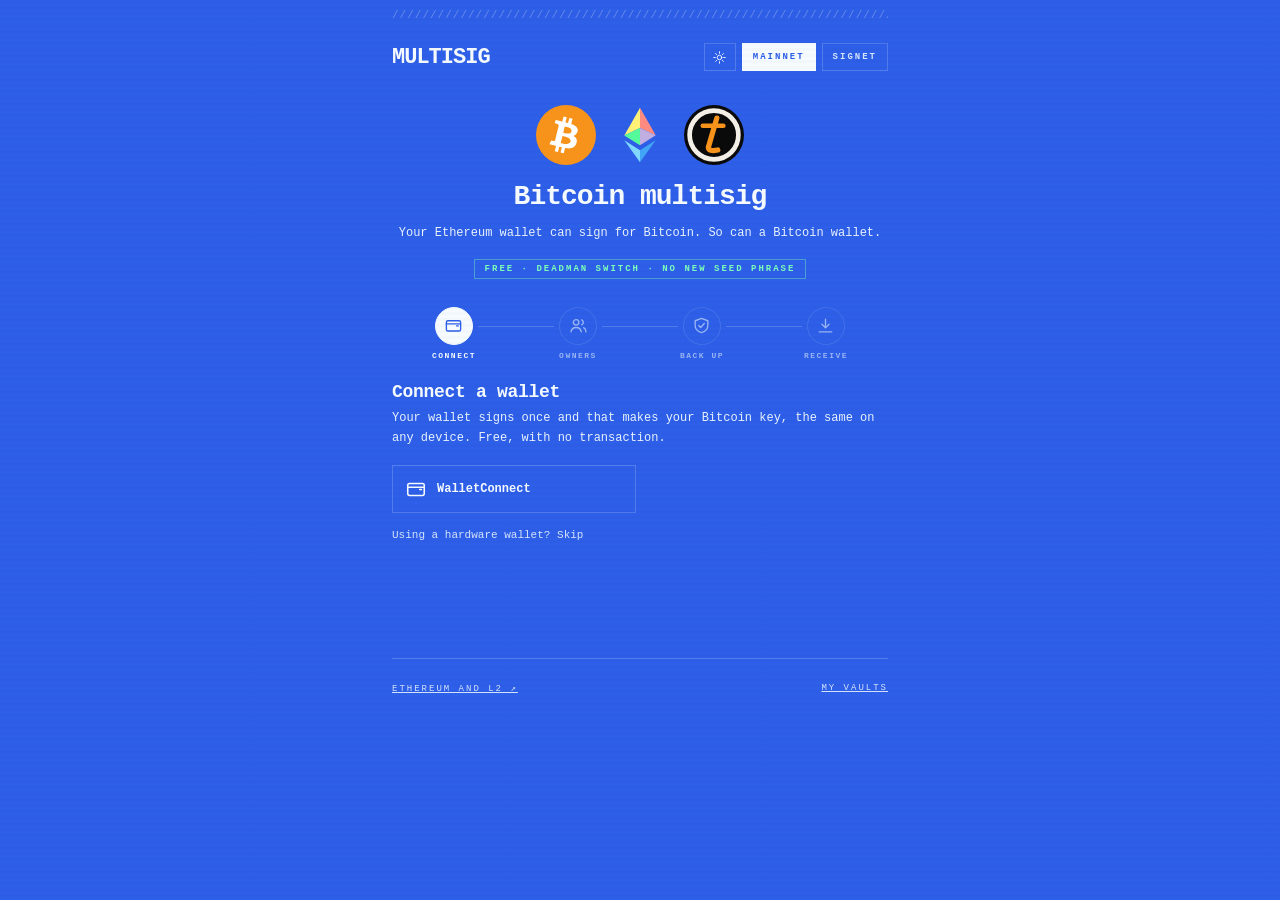
<file: dapp/btc.html>
<!DOCTYPE html>
<html lang="en">
<head>
<meta charset="UTF-8">
<meta name="viewport" content="width=device-width,initial-scale=1">
<!-- The same policy as bitcoin.html: this page briefly derives a key. -->
<meta http-equiv="Content-Security-Policy" content="default-src 'none'; script-src 'self'; style-src 'self' 'unsafe-inline' https://fonts.googleapis.com; font-src https://fonts.gstatic.com; img-src 'self' data: https://explorer-api.walletconnect.com; frame-src https://verify.walletconnect.com https://verify.walletconnect.org; connect-src https://api.tacit.finance https://explorer-api.walletconnect.com wss://relay.walletconnect.com wss://relay.walletconnect.org https://multisig-proposals.onrender.com https://multisig-postgrest.onrender.com https://mempool.space https://mempool.fra.mempool.space https://mempool.va1.mempool.space https://mempool.tk7.mempool.space https://mempool.emzy.de https://blockstream.info https://*.publicnode.com https://mainnet.megaeth.com https://rpc.mainnet.chain.robinhood.com; form-action 'none'; base-uri 'none'; upgrade-insecure-requests">
<title>multisig</title>
<meta name="description" content="Create a k-of-n Bitcoin vault with an Ethereum or Bitcoin wallet. Free: nothing is deployed.">
<link rel="canonical" href="https://www.multisig.software/btc">
<link rel="preconnect" href="https://fonts.googleapis.com">
<link rel="preconnect" href="https://fonts.gstatic.com" crossorigin>
<link href="https://fonts.googleapis.com/css2?family=IBM+Plex+Mono:wght@400;600;700&display=swap" rel="stylesheet">
<link id="favicon" rel="icon" href="data:image/svg+xml,%3Csvg%20xmlns%3D%22http%3A%2F%2Fwww.w3.org%2F2000%2Fsvg%22%20viewBox%3D%220%200%2064%2064%22%3E%0A%3Crect%20width%3D%2264%22%20height%3D%2264%22%20fill%3D%22%232D5FE8%22%2F%3E%0A%3Cdefs%3E%0A%3Cpath%20id%3D%22pt%22%20d%3D%22M4%2C4%20H60%22%20fill%3D%22none%22%2F%3E%0A%3Cpath%20id%3D%22pr%22%20d%3D%22M60%2C4%20V60%22%20fill%3D%22none%22%2F%3E%0A%3Cpath%20id%3D%22pb%22%20d%3D%22M60%2C60%20H4%22%20fill%3D%22none%22%2F%3E%0A%3Cpath%20id%3D%22pl%22%20d%3D%22M4%2C60%20V4%22%20fill%3D%22none%22%2F%3E%0A%3C%2Fdefs%3E%0A%3Ctext%20font-family%3D%22%27Courier%20New%27%2Cmonospace%22%20font-size%3D%224.2%22%20fill%3D%22%23F5FBFF%22%20fill-opacity%3D%220.6%22%20letter-spacing%3D%22-0.3%22%3E%3CtextPath%20href%3D%22%23pt%22%3E%2F%2F%2F%2F%2F%2F%2F%2F%2F%2F%2F%2F%2F%2F%2F%2F%2F%2F%2F%2F%2F%2F%2F%2F%2F%2F%2F%2F%2F%2F%3C%2FtextPath%3E%3C%2Ftext%3E%0A%3Ctext%20font-family%3D%22%27Courier%20New%27%2Cmonospace%22%20font-size%3D%224.2%22%20fill%3D%22%23F5FBFF%22%20fill-opacity%3D%220.6%22%20letter-spacing%3D%22-0.3%22%3E%3CtextPath%20href%3D%22%23pr%22%3E%2F%2F%2F%2F%2F%2F%2F%2F%2F%2F%2F%2F%2F%2F%2F%2F%2F%2F%2F%2F%2F%2F%2F%2F%2F%2F%2F%2F%2F%2F%3C%2FtextPath%3E%3C%2Ftext%3E%0A%3Ctext%20font-family%3D%22%27Courier%20New%27%2Cmonospace%22%20font-size%3D%224.2%22%20fill%3D%22%23F5FBFF%22%20fill-opacity%3D%220.6%22%20letter-spacing%3D%22-0.3%22%3E%3CtextPath%20href%3D%22%23pb%22%3E%2F%2F%2F%2F%2F%2F%2F%2F%2F%2F%2F%2F%2F%2F%2F%2F%2F%2F%2F%2F%2F%2F%2F%2F%2F%2F%2F%2F%2F%2F%3C%2FtextPath%3E%3C%2Ftext%3E%0A%3Ctext%20font-family%3D%22%27Courier%20New%27%2Cmonospace%22%20font-size%3D%224.2%22%20fill%3D%22%23F5FBFF%22%20fill-opacity%3D%220.6%22%20letter-spacing%3D%22-0.3%22%3E%3CtextPath%20href%3D%22%23pl%22%3E%2F%2F%2F%2F%2F%2F%2F%2F%2F%2F%2F%2F%2F%2F%2F%2F%2F%2F%2F%2F%2F%2F%2F%2F%2F%2F%2F%2F%2F%2F%3C%2FtextPath%3E%3C%2Ftext%3E%0A%3Cpath%20d%3D%22M16%2C48%20V16%20H22%20L32%2C32%20L42%2C16%20H48%20V48%20H42%20V26%20L32%2C42%20L22%2C26%20V48%20Z%22%20fill%3D%22%23F5FBFF%22%2F%3E%0A%3C%2Fsvg%3E" type="image/svg+xml">
<style>
*,*::before,*::after{box-sizing:border-box;margin:0;padding:0}
html{-webkit-text-size-adjust:100%}
/* The ink ladder from index.html, copied rather than diverged. */
:root{--a:#F5FBFF;--bg:#2D5FE8;--d:#D6E6FF;--m:#EAF4FF;--ln:#FFFFFF2E;--fr:#FFFFFF47;--g:#7DFFBA;--gc:#0A0A0A;--r:#FFB1AC;--y:#FFD600;--f:'IBM Plex Mono','Courier New',monospace}
.light{--a:#00677C;--bg:#FDFDFD;--d:#008CA6;--m:#007990;--ln:#0099B326;--fr:#0099B340;--g:#059669;--gc:#fff;--r:#DC2626;--y:#B45309}
body{font-family:var(--f);background:var(--bg);color:var(--a);min-height:100dvh;padding:10px;overflow-x:hidden}
a{color:var(--a)}
input,button,textarea{font-family:var(--f);font-size:16px;color:var(--a)}
input:focus,textarea:focus{border-bottom-color:var(--a)!important;outline:none;box-shadow:inset 0 -1px 0 var(--a)}
button:focus-visible,a:focus-visible{outline:2px solid var(--a);outline-offset:2px}
button{cursor:pointer}button:active{transform:scale(.97)}button:disabled{opacity:.45;cursor:default}
@media(prefers-reduced-motion:reduce){*,*::before,*::after{animation-duration:.001ms!important;transition-duration:.001ms!important}}
.scan{position:fixed;inset:0;pointer-events:none;z-index:100;background:repeating-linear-gradient(0deg,transparent,transparent 3px,#0A0A0A04 3px,#0A0A0A04 6px)}
.light .scan{background:repeating-linear-gradient(0deg,transparent,transparent 3px,#0099B302 3px,#0099B302 6px)}
.frame{max-width:520px;margin:0 auto;padding:0 12px 48px}
.hdr{display:flex;justify-content:space-between;align-items:center;gap:12px;padding:22px 0 8px}
.logo{font-size:22px;font-weight:700;letter-spacing:-1px}.logo a{text-decoration:none}
.pill{background:transparent;border:1px solid var(--ln);color:var(--d);font-size:9px;font-weight:700;letter-spacing:2px;padding:8px 10px}
.pill.on{background:var(--a);color:var(--bg);border-color:var(--a)}
.pills{display:flex;gap:6px}
.hero{text-align:center;padding:26px 0 22px}
.marks{display:flex;justify-content:center;align-items:center;gap:14px;margin-bottom:16px}
.mark{position:relative;z-index:101}
.mark svg{width:60px;height:60px;display:block}
h1{font-size:28px;font-weight:700;letter-spacing:-1px;line-height:1.15}
.sub{font-size:12px;line-height:1.8;color:var(--m);margin-top:10px}
.free{display:inline-block;font-size:9px;font-weight:700;letter-spacing:2px;color:var(--g);border:1px solid color-mix(in srgb,var(--g) 40%,transparent);padding:4px 10px;margin-top:14px}
.step{border-top:1px solid var(--ln);padding:22px 0}
.step.off{opacity:.5;padding:16px 0}
.step h2{display:flex;gap:12px;align-items:baseline;font-size:12px;font-weight:700;letter-spacing:2px}
.step h2 span{color:var(--d)}
.step h2 .ok{color:var(--g);margin-left:auto;font-size:10px}
.step>p{font-size:11px;line-height:1.8;color:var(--m);margin-top:8px}
.lbl{font-size:9px;font-weight:700;letter-spacing:2px;color:var(--d);margin:18px 0 8px}
.flow{list-style:none;display:flex;margin:6px 0 22px}
.flow li{flex:1;position:relative;text-align:center}
.flow li+li::before{content:"";position:absolute;top:19px;right:calc(50% + 24px);left:calc(-50% + 24px);height:1px;background:var(--ln)}
.flow li.done+li::before{background:var(--g)}
.flow button{background:none;border:none;color:var(--d);display:inline-flex;flex-direction:column;align-items:center;gap:6px;opacity:.65}
.flow button:disabled{cursor:default}
.flow .ic{width:38px;height:38px;border:1px solid var(--ln);border-radius:50%;display:flex;align-items:center;justify-content:center}
.flow .ic svg{width:19px;height:19px}
.flow .t{font-size:8px;font-weight:700;letter-spacing:1.5px}
.flow .now button{opacity:1;color:var(--a)}
.flow .now .ic{background:var(--a);color:var(--bg);border-color:var(--a)}
.flow .done button{opacity:1;color:var(--g)}
.flow .done .ic{border-color:var(--g)}
.pane h2{font-size:18px;font-weight:700;letter-spacing:-.3px}
.lead{font-size:12px;line-height:1.7;color:var(--m);margin:6px 0 16px}
.th{display:flex;align-items:center;gap:12px;font-size:10px;letter-spacing:2px;color:var(--d)}
.wait{font-size:11px;color:var(--m);border-left:2px solid var(--y);padding:6px 0 6px 12px;margin-top:12px;line-height:1.6}
.boxed{display:block;width:100%;border-bottom:1px solid var(--ln)}
.center{justify-content:center}.asbtn{display:inline-flex;align-items:center;text-decoration:none}
.n{color:var(--d);width:18px;flex-shrink:0}.n svg{width:18px;height:18px;display:block}
.idline{display:flex;justify-content:space-between;align-items:center;gap:10px;font-size:10px;letter-spacing:.5px;color:var(--d);padding:6px 0 6px 28px;border-bottom:1px solid var(--ln)}
.idline .link{margin:0;padding:0;color:var(--a);font-size:11px}
.idline>span{min-width:0;overflow-wrap:anywhere}
a.link.center{text-align:center}
.connecting{display:flex;align-items:center;justify-content:space-between;gap:12px;font-size:12px;font-weight:600;border:1px solid var(--ln);padding:12px 14px;margin-top:14px}
.tick{display:flex;align-items:center;gap:10px;width:100%;background:none;border:1px solid var(--ln);padding:12px;font-size:11px;line-height:1.5;color:var(--a);text-align:left;margin-top:12px}
.tick span{width:18px;height:18px;border:1px solid var(--a);display:flex;align-items:center;justify-content:center;flex-shrink:0;color:var(--g)}
.inp.full{font-size:11px;word-break:break-all}
.wals{display:grid;grid-template-columns:1fr 1fr;gap:8px}
.wal{display:flex;align-items:center;gap:10px;min-width:0;background:transparent;border:1px solid var(--ln);padding:12px;font-size:12px;font-weight:600;color:var(--a);text-align:left}
.wal span{overflow:hidden;text-overflow:ellipsis;white-space:nowrap}
.wal img,.wal svg{width:22px;height:22px;flex-shrink:0;display:block}
@media(hover:hover){.wal:hover:not(:disabled){border-color:var(--a);background:color-mix(in srgb,var(--a) 8%,transparent)}.btn.line:hover:not(:disabled){border-color:var(--a);color:var(--a)}}
.hbar{font-size:11px;letter-spacing:1px;color:var(--fr);user-select:none;overflow:hidden;white-space:nowrap;line-height:1}
.theme{background:transparent;border:1px solid var(--ln);width:32px;font-size:12px;color:var(--a);display:flex;align-items:center;justify-content:center}
.theme svg{display:block}
.link{background:none;border:none;color:var(--d);font-size:11px;padding:10px 0;display:block;margin-top:6px}
.btn{font-size:11px;font-weight:700;letter-spacing:2px;min-height:40px;padding:0 20px;border:none;text-transform:uppercase}
.fill{background:var(--a);color:var(--bg)}.line{background:transparent;border:1px solid var(--ln);color:var(--d)}.go{background:var(--g);color:var(--gc)}
.w{width:100%;height:48px;font-size:13px;letter-spacing:3px;margin-top:14px;display:block;text-align:center;line-height:48px;text-decoration:none}
.btns{display:flex;gap:8px;flex-wrap:wrap;margin-top:12px}
.row{display:flex;align-items:center;gap:10px;padding:8px 0;border-bottom:1px solid var(--ln)}
.inp{flex:1;min-width:0;width:100%;padding:8px 0;font-size:13px;background:transparent;border:none;border-bottom:1px solid transparent;border-radius:0}
.inp::placeholder{color:var(--d);opacity:.6}
.st{font-size:9px;font-weight:700;letter-spacing:2px;color:var(--d);white-space:nowrap}.st.ok{color:var(--g)}.st.bad{color:var(--r)}
/* A row's reason, which is a sentence and wraps like one. */
.err{font-size:10px;line-height:1.5;letter-spacing:.5px;color:var(--r);padding:4px 0;overflow-wrap:anywhere}
.x{background:none;border:none;color:var(--d);font-size:12px;padding:4px 6px}
.stepper{display:inline-flex;align-items:center;border:1px solid var(--ln)}
.stepper button{width:40px;height:40px;background:none;border:none;font-size:16px}
.stepper output{min-width:88px;text-align:center;font-size:13px;font-weight:700;letter-spacing:2px}
.note{font-size:11px;color:var(--m);border-left:2px solid var(--y);padding:8px 0 8px 14px;margin-top:14px;line-height:1.7}
.note.ok{border-left-color:var(--g)}
.note .link{display:inline;padding:0;margin:0 0 0 4px;color:var(--a);text-decoration:underline}
.note.bad{border-left-color:var(--r);color:var(--r)}
.addr{font-size:12px;font-weight:600;word-break:break-all;line-height:1.7;margin-top:12px;text-align:center}
.qr{background:#fff;padding:10px;width:190px;margin:0 auto;line-height:0}.qr svg{width:100%;height:auto}
.pane{min-height:250px}
.th{margin-top:10px}
.policy{margin-top:18px;border-top:1px solid var(--ln);padding-top:14px}
.plbl{font-size:9px;font-weight:700;letter-spacing:2px;color:var(--d);margin:14px 0 8px}
.policy .plbl:first-child{margin-top:0}
.opt{display:block;width:100%;text-align:left;background:none;border:1px solid var(--ln);padding:10px 12px;margin-bottom:6px;color:var(--m)}
.opt b{display:block;font-size:12px;color:inherit}
.opt span{display:block;font-size:11px;line-height:1.5;color:var(--d);margin-top:2px}
.opt.on{border-color:var(--a);color:var(--a)}
.opt:disabled{opacity:.4}
.pills.wrap{flex-wrap:wrap}
.how{margin-top:16px}
.how summary{font-size:11px;color:var(--d);cursor:pointer}
.how p{font-size:11px;line-height:1.7;color:var(--m);margin-top:8px}
.foot{margin-top:26px;font-size:9px;letter-spacing:2px;color:var(--d);display:flex;justify-content:space-between;padding-top:18px;border-top:1px solid var(--ln)}
.foot a{color:var(--d);padding:6px 0;display:inline-block}
.toast{position:fixed;left:50%;bottom:28px;transform:translateX(-50%);background:var(--a);color:var(--bg);font-size:10px;font-weight:700;letter-spacing:2px;padding:10px 16px;z-index:300}
@media(max-width:560px){h1{font-size:24px}.mark svg{width:60px;height:60px}.wals{grid-template-columns:1fr}}
</style>
</head>
<body>
<div class="scan" aria-hidden="true"></div>
<div id="app"></div>
<div id="toast" role="status" aria-live="polite"></div>
<noscript><p class="note">This page needs JavaScript.</p></noscript>
<script src="./btc.min.js"></script>
<script src="./bitcoin.js"></script>
<script src="./bitcoin-wallets.js"></script>
<script src="./bitcoin-vault.js"></script>
</body>
</html>
</file>
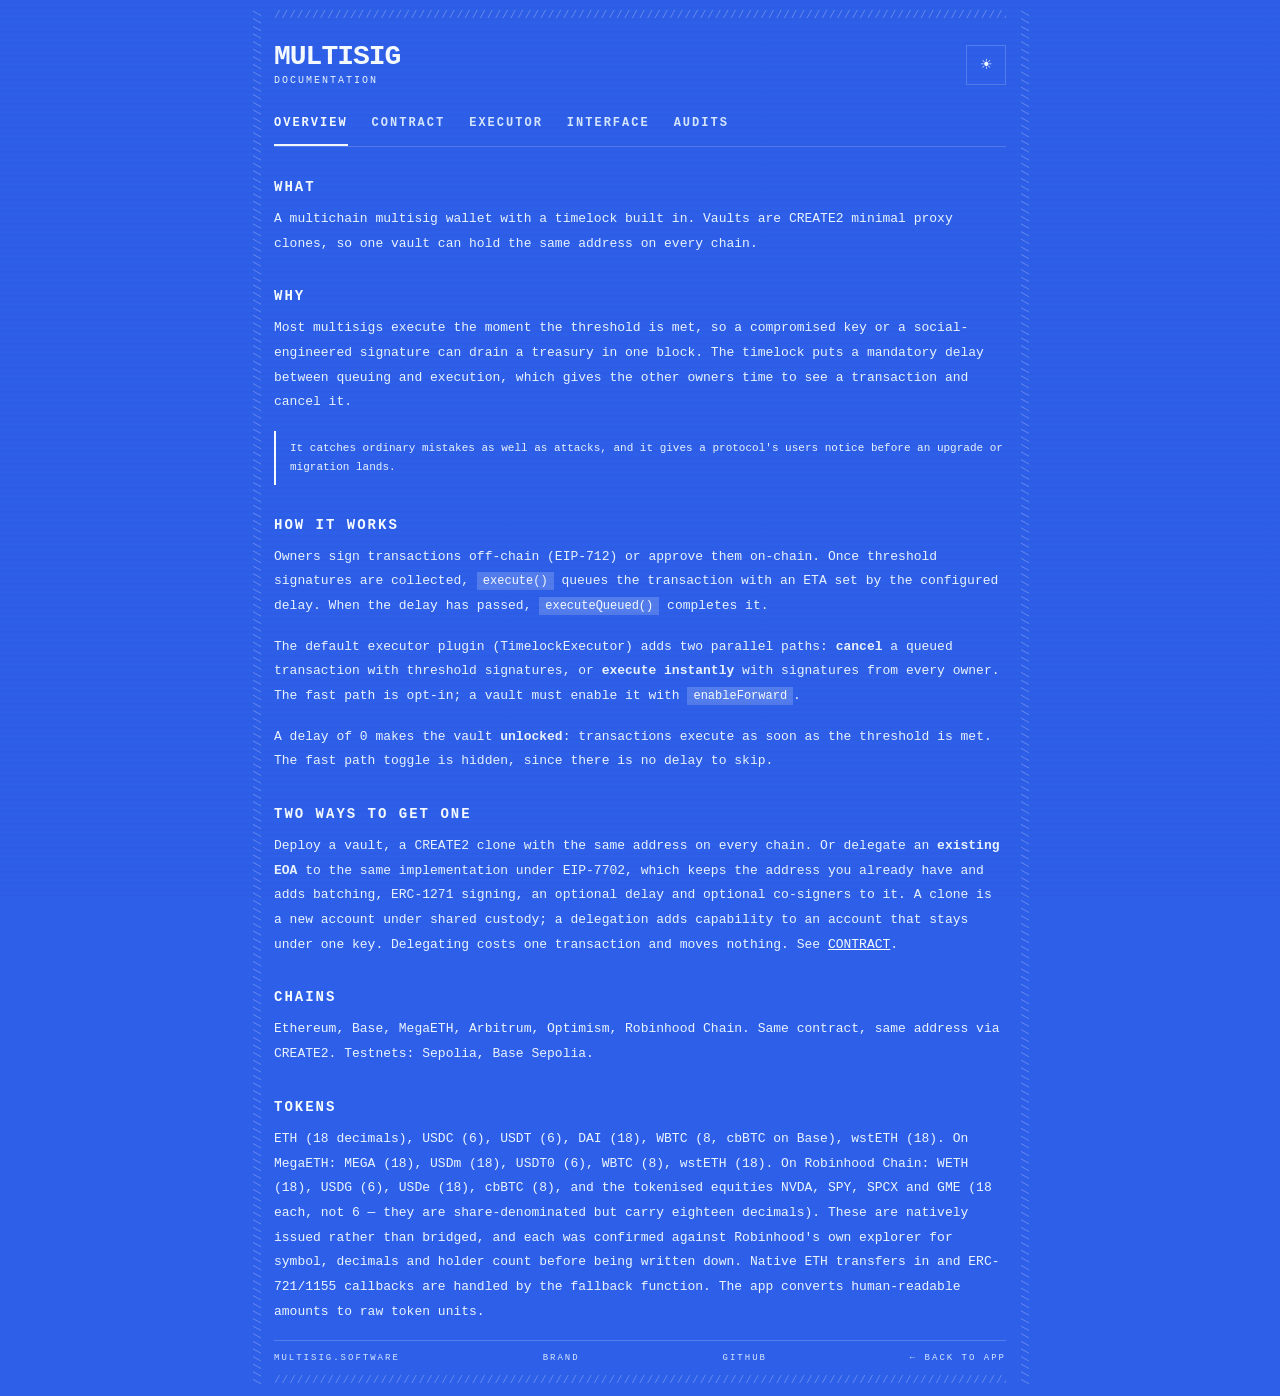
<file: dapp/docs.html>
<!DOCTYPE html>
<html lang="en">
<head>
<meta charset="UTF-8">
<meta name="viewport" content="width=device-width,initial-scale=1">
<meta http-equiv="Content-Security-Policy" content="default-src 'none'; script-src 'self' 'unsafe-inline'; style-src 'self' 'unsafe-inline' https://fonts.googleapis.com; font-src https://fonts.gstatic.com; img-src 'self' data:; connect-src 'none'; form-action 'none'; base-uri 'none'; upgrade-insecure-requests">
<title>multisig · docs</title>
<meta name="description" content="How the vault, its timelock and its executor module work — and the five independent security reviews, with every finding and our answer to it.">
<!-- Unfurl metadata. These pages get pasted into threads, and without them a
     link arrives as a bare URL with no card, no title and no description.
     The 1200x630 card was already built and deployed; nothing referenced it.

     A note for anyone tempted to make these vary by tab: they cannot. The
     fragment in docs.html#audits is never sent to the server — it is resolved
     entirely in the browser — so an unfurler fetching this URL sees this page
     and only this page. Per-section cards need per-section paths, not hashes.
     The <title> below is updated per tab for the reader's benefit (tabs,
     bookmarks, history); crawlers see the static one above. -->
<meta property="og:type" content="website">
<meta property="og:site_name" content="multisig.software">
<meta property="og:title" content="multisig · docs">
<meta property="og:description" content="How the vault, its timelock and its executor module work — and the five independent security reviews, with every finding and our answer to it.">
<meta property="og:url" content="https://www.multisig.software/docs">
<meta property="og:image" content="https://www.multisig.software/multisig-card-1200x630.png">
<meta property="og:image:width" content="1200">
<meta property="og:image:height" content="630">
<meta property="og:image:alt" content="multisig.software — multichain multisig with an embedded timelock">
<meta name="twitter:card" content="summary_large_image">
<meta name="twitter:title" content="multisig · docs">
<meta name="twitter:description" content="How the vault, its timelock and its executor module work — and the five independent security reviews, with every finding and our answer to it.">
<meta name="twitter:image" content="https://www.multisig.software/multisig-card-1200x630.png">
<link rel="canonical" href="https://www.multisig.software/docs">
<link id="favicon" rel="icon" href="data:image/svg+xml,%3Csvg%20xmlns%3D%22http%3A%2F%2Fwww.w3.org%2F2000%2Fsvg%22%20viewBox%3D%220%200%2064%2064%22%3E%0A%3Crect%20width%3D%2264%22%20height%3D%2264%22%20fill%3D%22%232D5FE8%22%2F%3E%0A%3Cdefs%3E%0A%3Cpath%20id%3D%22pt%22%20d%3D%22M4%2C4%20H60%22%20fill%3D%22none%22%2F%3E%0A%3Cpath%20id%3D%22pr%22%20d%3D%22M60%2C4%20V60%22%20fill%3D%22none%22%2F%3E%0A%3Cpath%20id%3D%22pb%22%20d%3D%22M60%2C60%20H4%22%20fill%3D%22none%22%2F%3E%0A%3Cpath%20id%3D%22pl%22%20d%3D%22M4%2C60%20V4%22%20fill%3D%22none%22%2F%3E%0A%3C%2Fdefs%3E%0A%3Ctext%20font-family%3D%22%27Courier%20New%27%2Cmonospace%22%20font-size%3D%224.2%22%20fill%3D%22%23F5FBFF%22%20fill-opacity%3D%220.6%22%20letter-spacing%3D%22-0.3%22%3E%3CtextPath%20href%3D%22%23pt%22%3E%2F%2F%2F%2F%2F%2F%2F%2F%2F%2F%2F%2F%2F%2F%2F%2F%2F%2F%2F%2F%2F%2F%2F%2F%2F%2F%2F%2F%2F%2F%3C%2FtextPath%3E%3C%2Ftext%3E%0A%3Ctext%20font-family%3D%22%27Courier%20New%27%2Cmonospace%22%20font-size%3D%224.2%22%20fill%3D%22%23F5FBFF%22%20fill-opacity%3D%220.6%22%20letter-spacing%3D%22-0.3%22%3E%3CtextPath%20href%3D%22%23pr%22%3E%2F%2F%2F%2F%2F%2F%2F%2F%2F%2F%2F%2F%2F%2F%2F%2F%2F%2F%2F%2F%2F%2F%2F%2F%2F%2F%2F%2F%2F%2F%3C%2FtextPath%3E%3C%2Ftext%3E%0A%3Ctext%20font-family%3D%22%27Courier%20New%27%2Cmonospace%22%20font-size%3D%224.2%22%20fill%3D%22%23F5FBFF%22%20fill-opacity%3D%220.6%22%20letter-spacing%3D%22-0.3%22%3E%3CtextPath%20href%3D%22%23pb%22%3E%2F%2F%2F%2F%2F%2F%2F%2F%2F%2F%2F%2F%2F%2F%2F%2F%2F%2F%2F%2F%2F%2F%2F%2F%2F%2F%2F%2F%2F%2F%3C%2FtextPath%3E%3C%2Ftext%3E%0A%3Ctext%20font-family%3D%22%27Courier%20New%27%2Cmonospace%22%20font-size%3D%224.2%22%20fill%3D%22%23F5FBFF%22%20fill-opacity%3D%220.6%22%20letter-spacing%3D%22-0.3%22%3E%3CtextPath%20href%3D%22%23pl%22%3E%2F%2F%2F%2F%2F%2F%2F%2F%2F%2F%2F%2F%2F%2F%2F%2F%2F%2F%2F%2F%2F%2F%2F%2F%2F%2F%2F%2F%2F%2F%3C%2FtextPath%3E%3C%2Ftext%3E%0A%3Cpath%20d%3D%22M16%2C48%20V16%20H22%20L32%2C32%20L42%2C16%20H48%20V48%20H42%20V26%20L32%2C42%20L22%2C26%20V48%20Z%22%20fill%3D%22%23F5FBFF%22%2F%3E%0A%3C%2Fsvg%3E" type="image/svg+xml">
<link href="https://fonts.googleapis.com/css2?family=IBM+Plex+Mono:wght@400;600;700&display=swap" rel="stylesheet">
<style>
*,*::before,*::after{box-sizing:border-box;margin:0;padding:0}
html{-webkit-text-size-adjust:100%}
/* Ink ladder — kept in step with index.html. See the note there for the
   derivation; figures are APCA Lc against each theme's own --bg. */
:root{
  /* Lc:      78.1        —          64.3        73.3   */
  --a:#F5FBFF;--bg:#2D5FE8;--d:#D6E6FF;--m:#EAF4FF;
  /* Lc:       9.5         16.2        65.7                45.0        57.3 */
  --ln:#FFFFFF2E;--fr:#FFFFFF47;--g:#7DFFBA;--gc:#0A0A0A;--r:#FFB1AC;--y:#FFD600;
  --on:#0A0A0A;
  --f:'IBM Plex Mono','Courier New',monospace;
}
.light{
  /* Lc:      80.5        —          65.2        73.3   */
  --a:#00677C;--bg:#FDFDFD;--d:#008CA6;--m:#007990;
  --ln:#0099B326;--fr:#0099B340;--g:#059669;--gc:#fff;--r:#DC2626;--y:#B45309;
  --on:#FDFDFD;
}
body{font-family:var(--f);background:var(--bg);color:var(--a);min-height:100vh;padding:10px;transition:background .3s,color .3s}
a{color:var(--a)}
button{cursor:pointer;font-family:var(--f)}
button:active{transform:scale(.97)}
@media(hover:hover){button:hover{opacity:.75}}
/* Kept in step with index.html: focus indicator for keyboard users tabbing
   between the section tabs. */
button:focus-visible,a:focus-visible{outline:2px solid var(--a);outline-offset:2px}
button:focus:not(:focus-visible){outline:none}
@media(prefers-reduced-motion:reduce){*,*::before,*::after{animation-duration:.001ms!important;animation-iteration-count:1!important;transition-duration:.001ms!important}}
::-webkit-scrollbar{width:3px;height:3px}
::-webkit-scrollbar-thumb{background:var(--ln)}

.scan{position:fixed;inset:0;pointer-events:none;z-index:100;background:repeating-linear-gradient(0deg,transparent,transparent 3px,#0A0A0A04 3px,#0A0A0A04 6px)}
.light .scan{background:repeating-linear-gradient(0deg,transparent,transparent 3px,#0099B302 3px,#0099B302 6px)}

.frame{position:relative;padding:0 24px;max-width:780px;margin:0 auto}
.rail{position:absolute;top:0;bottom:0;width:12px;overflow:hidden;writing-mode:vertical-lr;font-size:11px;letter-spacing:1px;color:var(--fr);user-select:none;line-height:12px}
.rail-l{left:0}.rail-r{right:0}
.hbar{font-size:11px;letter-spacing:1px;color:var(--fr);user-select:none;overflow:hidden;white-space:nowrap;line-height:1}

.hdr{display:flex;justify-content:space-between;align-items:center;padding:22px 0 16px}
.logo{font-size:28px;font-weight:700;letter-spacing:-1px;line-height:1}
.logo a{text-decoration:none;color:var(--a)}
.logo-sub{font-size:10px;letter-spacing:2px;color:var(--m);margin-top:4px}
.theme-btn{background:transparent;border:1px solid var(--ln);color:var(--a);width:40px;height:40px;font-size:14px;display:flex;align-items:center;justify-content:center}

.tabs{display:flex;gap:24px;border-bottom:1px solid var(--ln);margin-bottom:32px}
.tab{background:transparent;border:none;font-size:12px;font-weight:700;letter-spacing:2px;color:var(--d);padding:14px 0;border-bottom:2px solid transparent;text-transform:uppercase}
.tab.on{color:var(--a);border-bottom-color:var(--a)}

.content{min-height:50vh}

h2{font-size:14px;font-weight:700;letter-spacing:2px;margin:32px 0 12px;text-transform:uppercase}
h2:first-child{margin-top:0}
p{font-size:13px;line-height:1.9;color:var(--m);margin-bottom:16px}
code{font-size:12px;color:var(--a);background:var(--ln);padding:2px 6px}
pre{font-size:11px;line-height:1.7;color:var(--m);padding:16px;border:1px solid var(--ln);overflow-x:auto;margin-bottom:16px;white-space:pre;tab-size:2}
.sig{font-size:12px;color:var(--a);padding:10px 0;border-bottom:1px solid var(--ln);font-weight:600}
.sig .params{font-weight:400;color:var(--m)}
.desc{font-size:12px;color:var(--m);padding:4px 0 14px;line-height:1.7}
.note{font-size:11px;color:var(--m);border-left:2px solid var(--a);padding:8px 0 8px 14px;margin:16px 0;line-height:1.7}
/* Two columns of short label + value: a column gutter, and top alignment so
   every cell in a row shares a first-line baseline. Wrapping is opt-in. .brk
   marks cells holding unbreakable machine strings like a 40-character address;
   break-all on prose splits words mid-syllable. */
table{width:100%;border-collapse:collapse;margin-bottom:16px;font-size:12px}
th{text-align:left;font-size:10px;font-weight:700;letter-spacing:2px;color:var(--d);padding:10px 20px 10px 0;border-bottom:1px solid var(--ln);vertical-align:bottom}
td{padding:12px 20px 12px 0;border-bottom:1px solid var(--ln);color:var(--m);vertical-align:top}
th:last-child,td:last-child{padding-right:0}
td.brk{word-break:break-all}
td a{color:var(--a);text-decoration:none;border-bottom:1px solid var(--ln)}
td a:hover{border-bottom-color:var(--a)}

/* ── AUDIT LEDGER ──────────────────────────────────────────────────
   One record per review rather than a table: five columns inside a 780px frame
   left every cell narrower than its content. Date and auditor lead on one line
   with the report links trailing, the scope runs as prose, and the finding
   counts are chips toned by severity class. */
/* baseline, not top: the date is 11px and the auditor 13px, so aligning their
   boxes leaves the date sitting 2px high. Rows 2 and 3 hold a single item each,
   where baseline alignment is a no-op. */
.audit{display:grid;grid-template-columns:78px minmax(0,1fr) auto;gap:7px 18px;align-items:baseline;padding:15px 0;border-bottom:1px solid var(--ln)}
.audit:first-of-type{border-top:1px solid var(--ln)}
.audit-when{grid-column:1;grid-row:1;font-size:11px;color:var(--d);white-space:nowrap;line-height:1.5}
.audit-who{grid-column:2;grid-row:1;font-size:13px;font-weight:700;color:var(--a);line-height:1.5}
/* The qualifier is who/how, not a second auditor: same line where it fits,
   never competing with the name for weight. */
.audit-who .q{font-weight:400;color:var(--d);font-size:11px;margin-left:8px}
.audit-links{grid-column:3;grid-row:1;display:flex;gap:14px;justify-self:end;align-items:baseline;white-space:nowrap}
.audit-links a{font-size:10px;font-weight:700;letter-spacing:1.5px;color:var(--d);text-decoration:none;border-bottom:1px solid var(--ln)}
.audit-links a:hover{color:var(--a);border-bottom-color:var(--a)}
.audit-scope{grid-column:2/-1;font-size:11px;color:var(--m);line-height:1.6}
.audit-scope .op{color:var(--d)}
.audit-find{grid-column:2/-1;display:flex;flex-wrap:wrap;gap:5px;align-items:center}
/* Method is how the review was run, not what it covered, so it sits dimmer than
   the scope. Placed explicitly like its siblings, so a record that omits one row
   does not shuffle the rest into column 1. */
.audit-meth{grid-column:2/-1;font-size:11px;color:var(--d);line-height:1.6}
/* Severity chip. Tone marks the severity class, not a verdict on the project.
   A zero count keeps its slot, since 0 high is the most informative cell in the
   row, but drops its tone so the eye lands on what was actually found. */
.sev{font-size:9px;font-weight:700;letter-spacing:1.5px;border:1px solid var(--ln);padding:3px 7px;color:var(--d);white-space:nowrap}
.sev.crit,.sev.high{color:var(--r);border-color:color-mix(in srgb,var(--r) 45%,transparent);background:color-mix(in srgb,var(--r) 8%,transparent)}
.sev.med{color:var(--y);border-color:color-mix(in srgb,var(--y) 45%,transparent);background:color-mix(in srgb,var(--y) 8%,transparent)}
.sev.low{color:var(--m)}
.sev.zero{color:var(--d);border-color:var(--ln);background:transparent}

.footer{border-top:1px solid var(--ln);padding:12px 0;display:flex;justify-content:space-between;font-size:9px;letter-spacing:2px;color:var(--d)}
.footer a{color:var(--d);text-decoration:none}
.footer a:hover{color:var(--a)}

@media(max-width:640px){
  body{padding:6px}
  .frame{padding:0 6px}
  .rail{display:none}
  .hbar{font-size:10px}
  .logo{font-size:22px}
  .hdr{padding:18px 0 12px}
  .tabs{gap:12px;margin-bottom:24px;overflow-x:auto;-webkit-overflow-scrolling:touch}
  .tab{font-size:11px;padding:12px 0;white-space:nowrap}
  h2{font-size:13px;margin:24px 0 10px}
  p{font-size:12px}
  pre{font-size:10px;padding:12px}
  /* One column: the date leads as its own dim line, the auditor and scope run
     full width, and the report links sit at the bottom of the record rather
     than fighting the name for a 320px row. */
  .audit{grid-template-columns:minmax(0,1fr);gap:6px 0;padding:16px 0}
  .audit-when{grid-area:1/1}
  .audit-who{grid-area:2/1;font-size:12px}
  .audit-scope{grid-area:3/1}
  .audit-meth{grid-area:4/1}
  .audit-find{grid-area:5/1}
  .audit-links{grid-area:6/1;justify-self:start;gap:16px;margin-top:3px}
  .audit-who .q{display:block;margin-left:0;margin-top:2px}
  th,td{padding-right:14px}
}
</style>
</head>
<body>
<div class="scan" aria-hidden="true"></div>
<div id="app"></div>
<noscript>
  <div style="max-width:640px;margin:64px auto;padding:0 20px;font-family:'IBM Plex Mono','Courier New',monospace;color:#F5FBFF;font-size:13px;line-height:1.9;letter-spacing:.3px">
    <div style="font-size:28px;font-weight:700;letter-spacing:-1px">MULTISIG &middot; DOCUMENTATION</div>
    <p style="margin-top:16px">These pages are assembled in the browser, so they need JavaScript enabled.</p>
    <p style="margin-top:12px">The same material is in the repository, which needs nothing: <a href="https://github.com/src-company/multisig" style="color:#F5FBFF">README.md</a> for the contracts and deployment paths, <a href="https://github.com/src-company/multisig/blob/main/SECURITY.md" style="color:#F5FBFF">SECURITY.md</a> for the audits and how each finding is answered.</p>
  </div>
</noscript>

<script>
const asc=n=>"/".repeat(n);
const mob=()=>window.innerWidth<=640;

// How the sibling pages are linked to. `.html` is how a page happened to be
// requested, not part of where it lives, and the host answers both spellings —
// so BACK TO APP hands back `/` rather than `/index.html`, which is what the app
// itself spells in every link it builds. A directory index answers at both, and
// the bare directory is the one that belongs in a URL a reader may copy. Off
// http(s) — a copy opened from disk — the filename is the only thing that
// resolves, so there it stays.
const HTTPISH = /^https?:$/.test(location.protocol);
const APP_URL = HTTPISH ? "./" : "index.html";
const BRAND_URL = HTTPISH ? "brand" : "brand.html";

const TABS=["OVERVIEW","CONTRACT","EXECUTOR","INTERFACE","AUDITS"];

// Tabs are addressable by hash, so a link can open the page on one — the app
// footer's AUDIT link is docs.html#audits. An unknown or absent hash falls back
// to OVERVIEW rather than rendering an empty page.
const tabFromHash=()=>{
  // decodeURIComponent throws a URIError on a malformed escape — '#%' is
  // enough — and this runs at load as well as on every hashchange, so an
  // unguarded call turns a mistyped link into a blank page.
  let h;
  try{ h=decodeURIComponent(location.hash.replace(/^#/,'')).toUpperCase(); }
  catch(e){ return "OVERVIEW"; }
  return TABS.includes(h)?h:"OVERVIEW";
};
// Storage can be blocked or partitioned away, and it throws on read when it
// is — which at top level would take the whole page down over a theme.
const lsGet=k=>{ try{ return localStorage.getItem(k); }catch(e){ return null; } };
const lsSet=(k,v)=>{ try{ localStorage.setItem(k,v); }catch(e){} };
let dark=!lsGet('ms_light'),tab=tabFromHash();
// Writing the hash keeps a tab shareable and gives Back something to return to.
function go(t){ if(!TABS.includes(t)) return; tab=t; location.hash=t.toLowerCase(); render(); }

const CONTENT={
OVERVIEW:`
<h2>WHAT</h2>
<p>A multichain multisig wallet with a timelock built in. Vaults are CREATE2 minimal proxy clones, so one vault can hold the same address on every chain.</p>

<h2>WHY</h2>
<p>Most multisigs execute the moment the threshold is met, so a compromised key or a social-engineered signature can drain a treasury in one block. The timelock puts a mandatory delay between queuing and execution, which gives the other owners time to see a transaction and cancel it.</p>

<div class="note">It catches ordinary mistakes as well as attacks, and it gives a protocol's users notice before an upgrade or migration lands.</div>

<h2>HOW IT WORKS</h2>
<p>Owners sign transactions off-chain (EIP-712) or approve them on-chain. Once threshold signatures are collected, <code>execute()</code> queues the transaction with an ETA set by the configured delay. When the delay has passed, <code>executeQueued()</code> completes it.</p>
<p>The default executor plugin (TimelockExecutor) adds two parallel paths: <strong>cancel</strong> a queued transaction with threshold signatures, or <strong>execute instantly</strong> with signatures from every owner. The fast path is opt-in; a vault must enable it with <code>enableForward</code>.</p>
<p>A delay of 0 makes the vault <strong>unlocked</strong>: transactions execute as soon as the threshold is met. The fast path toggle is hidden, since there is no delay to skip.</p>

<h2>TWO WAYS TO GET ONE</h2>
<p>Deploy a vault, a CREATE2 clone with the same address on every chain. Or delegate an <strong>existing EOA</strong> to the same implementation under EIP-7702, which keeps the address you already have and adds batching, ERC-1271 signing, an optional delay and optional co-signers to it. A clone is a new account under shared custody; a delegation adds capability to an account that stays under one key. Delegating costs one transaction and moves nothing. See <a href="#contract">CONTRACT</a>.</p>

<h2>CHAINS</h2>
<p>Ethereum, Base, MegaETH, Arbitrum, Optimism, Robinhood Chain. Same contract, same address via CREATE2. Testnets: Sepolia, Base Sepolia.</p>

<h2>TOKENS</h2>
<p>ETH (18 decimals), USDC (6), USDT (6), DAI (18), WBTC (8, cbBTC on Base), wstETH (18). On MegaETH: MEGA (18), USDm (18), USDT0 (6), WBTC (8), wstETH (18). On Robinhood Chain: WETH (18), USDG (6), USDe (18), cbBTC (8), and the tokenised equities NVDA, SPY, SPCX and GME (18 each, not 6 &mdash; they are share-denominated but carry eighteen decimals). These are natively issued rather than bridged, and each was confirmed against Robinhood's own explorer for symbol, decimals and holder count before being written down. Native ETH transfers in and ERC-721/1155 callbacks are handled by the fallback function. The app converts human-readable amounts to raw token units.</p>
`,

CONTRACT:`
<h2>MULTISIG.SOL</h2>
<p>One file, 275 lines of code, holding the wallet and its factory. Owners stored as a linked list (sentinel pattern). Sequential nonce. EIP-712 signatures. ERC-1271 support via <code>isValidSignature</code>.</p>

<h2>STATE</h2>
<pre>uint32  delay        // timelock in seconds (0 = unlocked)
uint32  nonce        // sequential, increments on execute()
uint16  threshold    // sigs required
uint16  ownerCount   // total owners
address executor     // bypass role (typically TimelockExecutor)</pre>

<h2>CORE FUNCTIONS</h2>
<div class="sig">execute<span class="params">(target, value, data, sigs)</span></div>
<div class="desc">Verify signatures, then either execute immediately (delay=0 or caller is executor) or queue with ETA. Nonce increments here. Executor callers skip signature verification entirely.</div>

<div class="sig">executeQueued<span class="params">(target, value, data, nonce)</span></div>
<div class="desc">Execute a previously queued transaction. Self-calls (msg.sender == address(this)) skip the ETA check, which is how the executor accelerates queued transactions. External callers must wait for the ETA to pass. Requires eta != 0, so the transaction must already be queued.</div>

<div class="sig">approve<span class="params">(hash, ok)</span></div>
<div class="desc">On-chain approval. Owners can pre-approve a transaction hash instead of producing an off-chain EIP-712 signature. Pass ok=false to revoke. APPROVE in the app calls this; UNSIGN calls it with ok=false.</div>

<div class="sig">cancelQueued<span class="params">(hash)</span></div>
<div class="desc">onlySelf. Cancel a queued transaction and delete its ETA. Invoked via the executor's cancel path: TimelockExecutor.forward() calls execute() targeting the multisig with cancelQueued calldata, which satisfies the onlySelf requirement as a self-call.</div>

<div class="sig">batch<span class="params">(targets[], values[], datas[])</span></div>
<div class="desc">Execute multiple calls atomically. onlySelf, so it must be called by the multisig itself via execute(). BATCH mode in the transaction builder encodes this.</div>

<div class="sig">delegateCall<span class="params">(target, data)</span></div>
<div class="desc">onlySelf. Execute a delegatecall to target. Use for module installations or storage-manipulating upgrades.</div>

<h2>VIEW FUNCTIONS</h2>
<div class="sig">getTransactionHash<span class="params">(target, value, data, nonce)</span></div>
<div class="desc">Compute the EIP-712 hash for a transaction. Used by both the multisig and TimelockExecutor for signature verification. Same hash format for both paths.</div>

<div class="sig">isOwner<span class="params">(account)</span> / getOwners<span class="params">()</span></div>
<div class="desc">Query owner status and list. getOwners walks the linked list from sentinel to sentinel.</div>

<div class="sig">isValidSignature<span class="params">(hash, sigs)</span></div>
<div class="desc">ERC-1271 signature validation. Wraps the hash in a SafeMessage typehash before verifying. Returns the magic value on success.</div>

<h2>ADMIN (onlySelf)</h2>
<div class="sig">setThreshold<span class="params">(threshold)</span></div>
<div class="desc">Must be non-zero and ≤ ownerCount. All admin changes go through the multisig itself, proposed as transactions targeting the vault's own address.</div>

<div class="sig">setDelay<span class="params">(delay)</span></div>
<div class="desc">Timelock period in seconds. Set 0 for unlocked (instant execution, no timelock).</div>

<div class="sig">setExecutor<span class="params">(executor)</span></div>
<div class="desc">Set to TimelockExecutor address for the default plugin. Set 0x0 to disable bypass entirely. The executor can call execute() without signatures and without timelock delay.</div>

<div class="sig">addOwner<span class="params">(owner)</span> / removeOwner<span class="params">(prev, owner)</span></div>
<div class="desc">Linked list ops. addOwner inserts the new owner right after the sentinel (list order isn't kept sorted). removeOwner takes the prevOwner pointer and enforces ownerCount > threshold. Sorting is only required for the init owner array and for signature bundles.</div>

<h2>FACTORY</h2>
<p><code>MultisigFactory.create()</code> deploys minimal proxy clones via CREATE2 with PUSH0 and calls <code>init()</code> on the new proxy. Salt must start with 0x0 or msg.sender for frontrun protection.</p>
<p><code>createWithCalls()</code> deploys with the factory as temporary executor, executes post-init calls (like <code>enableForward(true)</code> on the TimelockExecutor), then sets the real executor. Used when the fast path needs to be enabled at deploy time.</p>
<p>Post-init calls are a list rather than a single call. Enabling the fast path and claiming an on-chain name are independent options, and each adds entries to the same <code>targets/values/datas</code> arrays. The new vault runs them in order before the real executor is installed. Every call runs as the vault, so a name claimed this way is minted to the vault rather than to the deployer.</p>

<h2>EIP-7702 DELEGATION</h2>
<p>The implementation the factory clones can be installed on an existing EOA instead of deployed beside it. An EIP-7702 authorisation points the account's code at the implementation, and a self-call to <code>init(owners, delay, threshold, executor)</code> in the same transaction configures it. This works because <code>init</code> accepts the factory or the account itself. Nothing is deployed and nothing is transferred: the address keeps its history, its holdings and its name.</p>
<p>Delegating is not a commitment. An account that wants batching today can delegate today and deploy a vault later, when there is something worth guarding, or never, if co-signing on the address it already has is the whole requirement.</p>

<div class="sig">WHAT THE ACCOUNT GAINS</div>
<div class="desc"><code>batch()</code> for atomic multicalls, so approve and swap become one transaction and thirty payments need one signature; <code>delegateCall</code>; ERC-1271 <code>isValidSignature</code>, so the account can authorise Permit2, Seaport and intent orders as a smart account; ERC-721/1155 receive callbacks; an optional timelock; and the executor slot with its guard hooks. <code>batch</code> and <code>delegateCall</code> are onlySelf, and the delegating key satisfies onlySelf directly, so a solo delegation uses both without collecting any signatures. Where ECDSA signatures are collected instead, <code>execute()</code> is permissionless, so a third party can relay it and pay the gas.</div>

<div class="sig">CO-SIGNING WITHOUT SHARED CUSTODY</div>
<div class="desc">The owners can be the account itself plus one other key, at 2-of-2. The account's own slot is filled by the sender bypass: <code>v=0</code> with its address in <code>r</code>, satisfied because <code>msg.sender</code> is the account. Only one signature is ever collected, and submitting the transaction fills the second slot. The other key can equally be the submitter, with your ECDSA signature or on-chain approval filling your slot.</div>

<div class="sig">THE AGENTIC 2-OF-2</div>
<div class="desc">The main use of that shape: your EOA delegates, and an agent's key is the second owner. The agent can prepare, sign and submit whatever it likes and can complete nothing alone, because it holds one of two required slots. Add a delay and its proposals queue in the open where you can cancel them. Set a guard as executor and its reach narrows to an allowlist. You must hold the delegating key; if the agent holds it instead, the quorum protects nothing, for the reason below.</div>

<div class="sig">THE KEY IS STILL A SUPERUSER</div>
<div class="desc">The delegating EOA never stops being an EOA. It can send ordinary transactions that touch none of this logic, it satisfies every onlySelf function directly (<code>setThreshold</code>, <code>addOwner</code>, <code>setDelay</code>), and it can revoke the delegation at any time. So the threshold binds the co-signers and not that key, and the delay constrains the quorum route rather than the account. That is what you want when delegating capability to an agent or a co-signer. It is not enough for a treasury where no single key should be able to move funds; deploy a clone for that, which has no superuser.</div>

<div class="sig">CONFIGURE ONCE, NOT TWICE</div>
<div class="desc">Revoking the delegation does not clear the storage it wrote. The owners, threshold and nonce survive, and <code>init()</code> refuses to run a second time, so an account cannot be re-delegated and reconfigured from scratch. An account that has carried some other delegate may have written the same slots, so this implementation should not be pointed at one. Ordinary reconfiguration still works: the setters are reachable and the key can call them directly. Only the reset is unavailable. See <a href="#audits">AUDITS</a>: EIP-7702 configuration is effectively permanent.</div>

<div class="sig">PER CHAIN, AND BOUND TO THE ACCOUNT</div>
<div class="desc">Authorisation and init are per chain: the same EOA elsewhere is a plain EOA until it is delegated and inited there, with its own owner set and nonce. The EIP-712 domain separator uses the account's own address and the live chain id, so signatures collected for a delegated account cannot be aimed at a clone, at another account, or at the same account on another chain.</div>

<h2>SIGNATURES</h2>
<p>EIP-712 typed data with <code>Execute(address target,uint256 value,bytes data,uint32 nonce)</code> typehash. Packed as 65-byte chunks (r, s, v). v=0 indicates on-chain approval, with the address packed in r and verified against the <code>approved</code> mapping or msg.sender. Signers must be sorted ascending; the contract enforces signer > prev. The same signature format works for Multisig.execute() and TimelockExecutor.forward().</p>

<h2>DEPLOYMENTS</h2>
<table>
<thead><tr><th scope="col">CONTRACT</th><th scope="col">ADDRESS</th></tr></thead>
<tbody>
<tr><td>MultisigFactory</td><td class="brk"><a href="https://contractscan.xyz/contract/0x000000000e8CB9ed9DC2114d79d9215eacb9cB07" target="_blank" rel="noopener">0x000000000e8CB9ed9DC2114d79d9215eacb9cB07</a></td></tr>
<tr><td>Multisig (implementation)</td><td class="brk"><a href="https://contractscan.xyz/contract/0xD54cb65224410F3Ff97a8E72f363f224419f4FB0" target="_blank" rel="noopener">0xD54cb65224410F3Ff97a8E72f363f224419f4FB0</a></td></tr>
<tr><td>TimelockExecutor</td><td class="brk"><a href="https://contractscan.xyz/contract/0x00000000a72A30AdBf38e14d36BCE2610ec3973F" target="_blank" rel="noopener">0x00000000a72A30AdBf38e14d36BCE2610ec3973F</a></td></tr>
</tbody>
</table>
<p>Same addresses on all supported chains. Proxy clones deployed via CREATE2 inherit the implementation. View on <a href="https://contractscan.xyz" target="_blank" rel="noopener" style="color:var(--a);border-bottom:1px solid var(--ln);text-decoration:none">contractscan.xyz</a> for multichain verification.</p>

<div class="note">None of the three singletons above has a withdrawal path, and the implementation is never initialized, so it has no owners who could authorize one. <strong>ETH or tokens sent directly to the factory, the implementation or the TimelockExecutor are unrecoverable by anyone, permanently.</strong> This app will not build a transaction that sends value to them. Value passed to <code>create()</code> is unaffected: the factory forwards it into the CREATE2 as the new vault's opening balance. See <a href="#audits">AUDITS</a>: unrecoverable destinations.</div>

<p>Every wallet is the same 45-byte clone, so its runtime code can be checked against the audited build directly:</p>
<pre>0x5f5f365f5f37365f73D54cb65224410F3Ff97a8E72f363f224419f4FB0
  5af43d5f5f3e6029573d5ffd5b3d5ff3</pre>
`,

AUDITS:`
<h2>AUDITS</h2>
<p>Five independent reviews by different auditors, using different methods. Each report is reproduced in full in <code>audit/</code>, with our response to every finding including the ones we disputed.</p>

<div class="audit">
  <div class="audit-when">2026-07-26</div>
  <div class="audit-who">GPT-5.6 Sol<span class="q">Pro</span></div>
  <div class="audit-links"><a href="https://github.com/src-company/multisig/blob/main/audit/report-gpt56-sol.md" target="_blank" rel="noopener">READ &nearr;</a><a href="https://chatgpt.com/share/6a650af3-f6bc-83ea-b5f3-f83452e9c744" target="_blank" rel="noopener">TRANSCRIPT &nearr;</a></div>
  <div class="audit-scope">The vault and its executor module <span class="op">as a composition</span>, at <span class="op">main</span></div>
  <div class="audit-find"><span class="sev high">1 HIGH</span><span class="sev med">1 MEDIUM</span><span class="sev low">4 LOW</span><span class="sev">5 INFO</span></div>
</div>

<div class="audit">
  <div class="audit-when">2026-07-26</div>
  <div class="audit-who">Claude Opus 5<span class="q">max effort</span></div>
  <div class="audit-links"><a href="https://github.com/src-company/multisig/blob/main/audit/report-opus5-max.md" target="_blank" rel="noopener">READ &nearr;</a><a href="https://claude.ai/share/c8a3a7d4-962f-4cb3-9fea-5690e9c7c7a2" target="_blank" rel="noopener">TRANSCRIPT &nearr;</a></div>
  <div class="audit-scope">The vault and its executor module, at <span class="op">09e2c38</span></div>
  <div class="audit-meth">Plus 20 adversarial proof-of-concept tests. Every finding configuration-dependent.</div>
  <div class="audit-find"><span class="sev high">2 HIGH</span><span class="sev med">6 MEDIUM</span><span class="sev low">6 LOW</span><span class="sev">9 INFO</span></div>
</div>

<div class="audit">
  <div class="audit-when">2026-07-25</div>
  <div class="audit-who">leftclaw<span class="q">multi-agent pipeline, via One Dollar Audit</span></div>
  <div class="audit-links"><a href="https://github.com/src-company/multisig/blob/main/audit/report-leftclaw.md" target="_blank" rel="noopener">READ &nearr;</a><a href="https://leftclaw.services/result/500.html" target="_blank" rel="noopener">ORIGINAL &nearr;</a></div>
  <div class="audit-scope">The vault, its executor module and the module interface</div>
  <div class="audit-meth">Found the threshold-overflow bug two earlier reviews had mis-sized by a factor of 65. Its critical rested on a misreading and was rejected.</div>
  <div class="audit-find"><span class="sev crit">1 CRITICAL</span><span class="sev high">2 HIGH</span><span class="sev med">4 MEDIUM</span><span class="sev low">5 LOW</span></div>
</div>

<div class="audit">
  <div class="audit-when">2026-07-11</div>
  <div class="audit-who"><a href="https://www.shredsecurity.io/" target="_blank" rel="noopener">Shred Security</a><span class="q">kenzo &middot; yashar</span></div>
  <div class="audit-links"><a href="https://github.com/src-company/multisig/blob/main/audit/report-shred-security.md" target="_blank" rel="noopener">READ &nearr;</a><a href="https://audit.multisig.wei.limo" target="_blank" rel="noopener">PDF &nearr;</a></div>
  <div class="audit-scope">The vault, at <span class="op">2329339</span></div>
  <div class="audit-meth">Four-day human review plus a stateful invariant fuzzing campaign. Cover page marked DRAFT.</div>
  <div class="audit-find"><span class="sev zero">0 HIGH</span><span class="sev zero">0 MEDIUM</span><span class="sev low">2 LOW</span><span class="sev">2 INFO</span></div>
</div>

<div class="audit">
  <div class="audit-when">2026-04-03<br>&mdash; 04-04</div>
  <div class="audit-who">Pashov Skills<span class="q">8-agent parallelized &middot; internal &middot; multi-pass</span></div>
  <div class="audit-links"><a href="https://github.com/src-company/multisig/blob/main/audit/report-multisig.md" target="_blank" rel="noopener">VAULT &nearr;</a><a href="https://github.com/src-company/multisig/blob/main/audit/report-mods.md" target="_blank" rel="noopener">MODULES &nearr;</a><a href="https://github.com/src-company/multisig/blob/main/audit/report-timelock-executor.md" target="_blank" rel="noopener">EXECUTOR &nearr;</a></div>
  <div class="audit-scope">The vault, the factory, all five modules, and the executor module's composition with the vault &mdash; the widest scope of any pass</div>
  <div class="audit-meth">Ran first, and internally. Several findings were fixed in code rather than acknowledged, and those fixes are in the deployed contracts &mdash; <code>cancelQueued</code> exists because this pass found that queued transactions could not be cancelled at all.</div>
  <div class="audit-find"><span class="sev zero">0 CRITICAL</span><span class="sev zero">0 HIGH</span><span class="sev med">7 MEDIUM</span><span class="sev low">9 LOW</span><span class="sev">4 LEADS</span></div>
</div>

<h2>WHAT THEY FOUND</h2>
<p><strong>No reviewer found a way for an unauthorised party to move funds from a correctly configured vault.</strong> The signature scheme, nonce handling, owner list, replay protection and clone bytecode were each verified sound by several of them independently. Nothing found warranted redeploying the contracts, which are immutable singletons already live at mined addresses on every supported chain.</p>
<p>What they did find falls into two groups. <strong>Configuration traps</strong>, one-way doors a vault's owners would have to deliberately sign their way into: this app now refuses to build every one of them. And <strong>composition issues</strong> between the vault and its executor module, which cost timing rather than funds. Those are answered below.</p>
<div class="note">Severities were inconsistent across reports. One filed a critical that rested on a misreading of which address a code branch tests, and two mis-sized the same arithmetic bug by a factor of 65. Each report's response records where we agreed, where we did not, and why. Disputed findings are argued in the reports rather than quietly dropped.</div>
<div class="note">The 2026-04 pass is why several later reviews came back clean, and its record is worth reading for one reversal. It found the route-substitution mechanism first and accepted it, on the grounds that the worst case was a <em>delayed</em> cancel rather than no cancel. That holds for an ordinary transaction and fails for a cancellation, which is the case it missed and the July reviews escalated.</div>

<h2>CONFIGURING A VAULT</h2>
<p>The choices that matter, in the order you make them.</p>

<div class="sig">A TIMELOCK NEEDS AN EXECUTOR TO BE CANCELLABLE</div>
<div class="desc">With a delay and no executor, queueing works and third parties get their full notice period, but nothing can be stopped. Cancelling is a self-call, so it routes through the queue like everything else and matures no earlier than the thing it cancels. Setting the TimelockExecutor as executor supplies the missing half: a cancel that needs threshold signatures and executes immediately. This app always pairs a non-zero delay with it, and refuses to remove it while a delay is set.</div>

<div class="sig">CANCELLING IS THE RELIABLE BRAKE</div>
<div class="desc">It needs only threshold signatures, works whether or not the fast path is enabled, and executes immediately. The fast path is not needed for emergencies. One operational detail: a cancel should be submitted by one of its signers. The app binds a slot of the bundle to that signer so a copy is useless to anyone else (see below), and tells you when it could not.</div>

<div class="sig">THE FAST PATH IS FOR SPEED, NOT EMERGENCIES</div>
<div class="desc">It lets a vault that normally acts slowly on partial consensus act immediately when every owner agrees, which suits routine payments and trading. Signatures accrue toward it: collect the threshold and a proposal is queueable, and if a further owner signs the same proposal before it is submitted, it becomes instantly executable with nobody re-signing.</div>

<div class="sig">EXCEPT WHERE THE THRESHOLD IS THE OWNER COUNT</div>
<div class="desc">On a 2-of-2 or 3-of-3 every quorum is already unanimous, so there is no higher bar to escalate to: the same signatures queue or execute, at the submitter's choice. The delay becomes a default route rather than a guarantee. That is a legitimate configuration, so the app flags it at create and asks for a second press in admin rather than refusing it. Cancelling is unaffected.</div>

<div class="sig">SIGNED MESSAGES ARE NOT SUBJECT TO THE DELAY</div>
<div class="desc">A timelock constrains transactions, not message signing. Anything expressible as a signed order, such as Permit2, Seaport or intent systems, is authorised instantly with threshold signatures on any vault, however long the delay. The delay does not gate every outflow.</div>

<h2>SIGNING VS APPROVING</h2>
<div class="sig">WHY BOTH EXIST</div>
<div class="desc">Signing produces an off-chain signature: free, private, and it keeps the front-run protection described below. Approving registers the authorisation in the vault itself. It costs gas and is publicly readable, but it is the only route open to a DAO or a contract owner, since a contract cannot produce a signature, and the only route that needs no coordination service. A vault whose owners approve on-chain keeps working if this app, its database or its operator disappear. Most signers should still prefer signing.</div>
<div class="sig">KEEPING BOTH PROPERTIES AT ONCE</div>
<div class="desc">An on-chain approval is world-readable, so the slot it fills can be assembled by anyone, which gives up the binding that stops a collected bundle being replayed. You can keep both: have every owner but one approve on-chain, and let the remaining owner submit without approving. Their slot stays sender-only, a copier is left one signature short, and no coordination service is involved.</div>
<div class="sig">APPROVALS EXPIRE WITH THE NONCE</div>
<div class="desc">The approved hash commits to the vault's nonce and both execution routes compute against the live one, so an approval becomes permanently unreachable the moment the nonce advances past it. Stale approvals for consumed nonces are inert. Only ones made for a nonce the vault has not yet reached are worth revoking.</div>

<h2>WHEN TIMING IS CRITICAL</h2>
<div class="sig">WHY A PROPOSAL CAN BE FORCED INTO THE QUEUE</div>
<div class="desc">Both execution routes accept the same signatures, so someone who sees your bundle before it lands can submit it down the queueing route instead. Your proposal is queued rather than executed now, and the nonce is consumed. It is not blocked and not lost: it executes when the delay elapses, and the trick cannot be repeated once the entry is queued. To recover, accelerate it. To avoid it, submit through a private RPC, since the attack needs your bundle to be public first. On Base, Arbitrum, OP, MegaETH and Robinhood Chain there is no public mempool to read.</div>
<div class="sig">THE TWO ROUTES THAT CANNOT BE FORCED</div>
<div class="desc">Cancelling is protected: the bundle is exactly threshold slots, so binding one to the submitter leaves a copier one short. For guaranteed emergency <em>action</em>, use a separate multisig as the executor rather than the fast path.</div>
<div class="sig">THE COUNCIL PATTERN</div>
<div class="desc">Replay is possible because the TimelockExecutor authorises against the vault's own signing digest, so one set of signatures opens both routes. The executor bypass needs no signatures at all: the vault skips its checks for whatever address is set as executor. An executor that authorises against its <em>own</em> digest therefore leaves nothing that can be replayed against the vault. A second vault does exactly that. Deploy one with the same owners, a unanimous threshold and no timelock, and set it as your main vault's executor. Ordinary proposals still queue for the full delay, unanimity acts immediately, and those signatures can never be aimed at the main vault because they carry a different verifying contract.</div>
<div class="desc">The tradeoff is that the council's threshold governs both bypass and cancellation, one dial rather than two. At a unanimous threshold, cancelling costs every owner rather than a quorum. The default TimelockExecutor charges only a quorum to cancel and is the better choice for most vaults. The council is for when you want the replay surface gone entirely.</div>

<h2>WHAT THIS APP GUARDS</h2>
<p>Every finding the reviews raised that a client can answer is answered here, at the point the transaction is built, so a proposal raised by other tooling is flagged the same way.</p>

<div class="sig">REPLAYED SIGNATURE BUNDLES <span class="params">— GPT-5.6 H-01, leftclaw M-2, Pashov executor F-1</span></div>
<div class="desc">Every executor bundle spends one slot on a sender slot bound to whoever submits, so a copied bundle is inert on either route. Complete for cancellation. Partial for unanimous fast-path bundles on a k-of-n vault, where a threshold subset of the remaining signatures can still be extracted to queue the action, which delays it rather than defeating it.</div>

<div class="sig">EXECUTORS THAT BRICK THE VAULT <span class="params">— Shred L-1, Opus M-1, leftclaw H-1</span></div>
<div class="desc">A vault set as its own executor recurses through its guard hook until it runs out of gas, and the route back is only reachable through the call that is already failing. The same is true of any 0x1111-marked address holding no code, because the hook checks for code first. The app refuses a self-referential executor outright, and reads the chain before proposing a marked one.</div>

<div class="sig">UNRECOVERABLE TIMELOCK STATES <span class="params">— Opus M-2, M-3</span></div>
<div class="desc">The delay accepts any value up to ~136 years, and the proposal that would undo a bad one waits it out first. Removing the executor while a delay is set strands every queued proposal. Delays over 30 days need a second press and are refused outright on a vault with no executor, and clearing the executor is refused while a delay is live.</div>

<div class="sig">THRESHOLD OVERFLOW <span class="params">— leftclaw H-2</span></div>
<div class="desc">The vault computes its required signature length in 16-bit arithmetic, so at a threshold of 1009 it wraps and no signature set can satisfy both the length check and the verification loop. Owner-signed execution dies permanently while the executor path keeps working. It is reachable only by deliberately configuring 1009 or more owners, and the app caps owners and thresholds at 1008.</div>

<div class="sig">UNRECOVERABLE DESTINATIONS <span class="params">— Shred L-2, GPT-5.6 L-04</span></div>
<div class="desc">None of the three singletons has a withdrawal path, and the implementation is never initialised so it has no owners who could authorise one. Transfers, custom calls and batch legs that send value to the factory, the implementation, the TimelockExecutor, address(0) or the owner-list sentinel are refused outright.</div>

<div class="sig">FAILURES THAT LOOK LIKE SUCCESSES <span class="params">— Shred I-1, Opus L-2</span></div>
<div class="desc">The vault reverts with one error for both "nothing is queued" and "the timelock has not elapsed", and the app decodes the eta to report them separately. Its fallback also returns success for selectors it has no function for, so a mistyped governance self-call would burn a nonce, emit a success event and change nothing. Proposals carrying one are flagged before you sign.</div>

<h2>ACCEPTED, NOT FIXED</h2>
<p>Documented design rather than oversights, recorded here so they are not surprises.</p>
<div class="sig">THE EXECUTOR IS A FULL KEY</div>
<div class="desc">It bypasses both signatures and the delay by design. A guard is installed <em>as</em> the executor, so installing one grants full custody, unlike Safe, where a Guard can only block. Treat any executor address as a co-owner and hold it to the same standard as the vault.</div>
<div class="sig">STALE APPROVALS SURVIVE REMOVAL</div>
<div class="desc">On-chain approvals are keyed by address and never cleared, so removing an owner neutralises their approvals but re-adding the same address restores them. An address removed because it was compromised must never be re-added, even after rotating the key.</div>
<div class="sig">QUEUED PROPOSALS OUTLIVE CONFIGURATION CHANGES</div>
<div class="desc">Execution re-checks nothing but the hash and the elapsed time, not the owner set, the threshold or the executor, and queued entries never expire. Review and clear the queue before rotating owners, changing the threshold or the executor, or making a large deposit.</div>
<div class="sig">EIP-7702 CONFIGURATION IS EFFECTIVELY PERMANENT</div>
<div class="desc">Storage survives revoking the delegation and initialisation cannot be re-run, so a 7702 delegation to this implementation cannot be cleanly reconfigured afterwards. The EOA key also remains a superuser throughout.</div>
<div class="sig">ZERO-PREFIX SALTS ARE NOT FRONT-RUN PROTECTED</div>
<div class="desc">The factory accepts a salt starting with either the zero address or the caller's. Only the caller-bound form protects a counterfactual address from being claimed first. This app mines sender-bound salts exclusively; no code path here produces the open form.</div>

<h2>VERIFYING A DEPLOYMENT</h2>
<p>The reviews asked for the audited build to be confirmed on-chain rather than assumed. It is now checked on every deploy and every load.</p>
<div class="sig">BEFORE DEPLOYING</div>
<div class="desc">The factory on every target chain is asked for its implementation address and must name the audited one. Code being present at the factory address proves nothing on its own.</div>
<div class="sig">AFTER DEPLOYING</div>
<div class="desc">A mined receipt is not a deployment: on a chain without the factory, the call is a plain transfer that mines successfully. The vault's runtime bytecode is read back and compared against the audited clone, and its owners, threshold, delay and executor are matched against what was requested. A chain that will not answer reads DEPLOYED &middot; UNVERIFIED rather than counting as verified.</div>
<div class="sig">ON EVERY LOAD</div>
<div class="desc">The same bytecode check runs each time a vault is loaded, and anything that is not the audited build is badged UNVERIFIED CODE. A vault can arrive from a pasted address, and answering threshold() and getOwners() only proves that something implements the interface.</div>
`,

EXECUTOR:`
<h2>TIMELOCKEXECUTOR.SOL</h2>
<p>A singleton executor module: one deployment serves all multisigs. Set it as the multisig's executor via <code>setExecutor()</code>. It provides parallel execution paths using the multisig's own EIP-712 signatures.</p>

<div class="note">The same signatures collected for a normal execute() work with the executor's forward(). The app routes on signature count and target.</div>

<h2>PATHS</h2>
<div class="sig">CANCEL <span class="params">— threshold sigs, always available</span></div>
<div class="desc">Cancel a queued transaction. The app creates a new cancel proposal, consuming a nonce, that targets the multisig with cancelQueued(hash) calldata. Once threshold owners sign, forward() calls execute() as the executor, bypassing signatures and timelock, which self-calls cancelQueued(). No opt-in needed.</div>

<div class="sig">INSTANT EXECUTE <span class="params">— all-owner sigs, opt-in required</span></div>
<div class="desc">Skip the timelock with signatures from every owner. Requires the multisig to have called <code>enableForward(true)</code>. forward() verifies all ownerCount signatures, then calls execute() as the executor for immediate execution.</div>

<div class="sig">ACCELERATE <span class="params">— all-owner sigs, opt-in required</span></div>
<div class="desc">Execute a queued transaction before its ETA passes. Forward a self-call to executeQueued(): the multisig skips the ETA check when msg.sender == address(this). Same unanimous and opt-in requirement. This consumes a new nonce for the acceleration call itself.</div>

<h2>CORE FUNCTION</h2>
<div class="sig">forward<span class="params">(multisig, target, value, data, sigs)</span></div>
<div class="desc">Verify signatures against the multisig's owners and current nonce, then call multisig.execute(target, value, data, "") with empty sigs. The multisig trusts its executor and skips verification. Signature count determines the path: ownerCount for instant/accelerate, threshold for cancel.</div>

<h2>OPT-IN</h2>
<div class="sig">enableForward<span class="params">(bool enabled)</span></div>
<div class="desc">Toggle the instant and accelerate paths. Must be called by the multisig itself, typically via a multisig transaction or via createWithCalls() at deploy time. The cancel path is always available regardless. The app shows this toggle in the admin panel under EXECUTOR · INSTANT PATH.</div>

<h2>DESIGN</h2>
<p>The executor verifies signatures itself before calling <code>execute()</code> with empty sigs, since the multisig trusts its executor and skips verification. So the executor enforces its own rules, unanimous for the fast path and threshold for cancel, while the multisig sees only a trusted caller.</p>
<p>It uses the same EIP-712 Execute typehash as the multisig, so there are no new signature types and wallet signing looks identical on both paths. The app chooses which contract to submit to from how many signatures are collected and whether the target is a cancelQueued call.</p>

<div class="note">WARNING: Do not deploy TimelockExecutor at a vanity 0x1111 address. The Multisig has pre and post execution hooks that check whether the executor address starts or ends with 0x1111, and would call into it unexpectedly.</div>
`,

INTERFACE:`
<h2>DASHBOARD</h2>
<p>Vault selector tabs across the top carry inline status dots: green and pulsing for executable transactions, yellow for transactions needing your signature. The primary holding is displayed large, with secondary tokens inline below, and vaults with no balances show an empty state. The metadata line gives the threshold ratio, the timelock duration (or UNLOCKED in yellow for delay=0), the chain, and a FAST PATH indicator when it is enabled.</p>
<p>An action counter above the tabs totals pending items across all vaults: signatures needed, ready to execute, ready to submit.</p>
<p>With no vaults loaded, the empty state offers CREATE VAULT, or loads any existing vault by address or by <code>.eth</code> / <code>.wei</code> / <code>.gwei</code> / <code>.base.eth</code> / <code>.mega</code> name. Owner addresses reverse-resolve the same way: WNS (<code>.wei</code>) first, GNS (<code>.gwei</code>) as fallback, then ENS, then the chain-local namespaces &mdash; Basenames (<code>.base.eth</code>) and MegaNames (<code>.mega</code>) &mdash; except on Base or MegaETH, where that chain's own namespace is tried first and wins.</p>

<p><strong>CHAIN-LOCAL NAMES</strong> &mdash; two of the five namespaces do not live on Ethereum: Basenames (<code>&lt;label&gt;.base.eth</code>) live on Base, MegaNames (<code>&lt;label&gt;.mega</code>) on MegaETH. Both are read on the same terms as the mainnet three, from every chain. Anywhere an address is typed &mdash; an owner in the create form, a send recipient, a custom-call or batch target, a vault to load, a Safe to clone &mdash; either is accepted and the address it resolves to is shown before anything is signed. A name is a way of spelling an address, and an address is the same address on every chain, so the suffix decides which network the lookup goes to and nothing downstream of the answer cares. An Ethereum deploy can take <code>nick.eth</code>, <code>ross.wei</code>, <code>donnoh.gwei</code>, <code>jesse.base.eth</code> and <code>bread.mega</code> as five owners of the same vault, and the multichain clones carry that signer set to every chain selected.</p>

<p>A basename is a <code>.eth</code> name, so nothing about the fields had to change to accept one &mdash; what changed is where it is resolved. <code>base.eth</code> on Ethereum answers through an ENSIP-10 offchain gateway, so resolving <code>alice.base.eth</code> there costs a mainnet lookup plus an HTTP round trip to a CCIP endpoint that can be down, blocked or slow. The records themselves live on Base as a plain ENS-shaped resolver, so this app reads them there: one call, no gateway. The reverse direction is not available from Ethereum at all &mdash; mainnet's reverse registry answers with an account's <em>mainnet</em> primary name, which for a Base-native account is nothing &mdash; so it is read off Base too, through the ENSIP-11 reverse node. Both directions batch through Multicall3, which means an entire signer list reverse-resolves in one call plus one to verify it, whatever its length.</p>

<p>What stays local to a chain is precedence and links. Reverse resolution puts a chain's own namespace <em>first</em> on that chain, so a signer with both a mainnet name and a Basename reads as their Base identity on Base and as their mainnet one everywhere else; away from home the local namespaces are tried last, only for addresses ENS, WNS and GNS all had nothing for, which is what keeps them cheap. And a shareable vault link can only be spelled with a name whose namespace the arriving browser will read on the chain the link implies &mdash; <code>#name.id.wei</code> means Ethereum, <code>#name.base.eth</code> means Base, <code>#name.mega</code> means MegaETH &mdash; so a vault gets a named link only on the chain its own name belongs to. A plain ENS name never gets one, because it may only answer through a gateway. Everywhere else the link spells the address out.</p>

<p>MegaNames is read over its resolver at <code>api.dotmega.domains</code> rather than by contract call, because it answers in one edge-cached round trip where the contract path would be two against a chain the app may not be pointed at. It publishes a 60-requests-per-minute ceiling and reports what is left of it in every response, so the budget is read rather than guessed: answers are cached in both directions including misses, concurrent lookups of the same name make one request, and the budget is tiered &mdash; a name typed into a field will wait for a window to roll over, decorating a signer list never will, so a hundred-owner vault cannot starve the field being typed into. Reverse records are forward-verified before they are shown, in every namespace here: a primary name that no longer resolves back to the address claiming it is displayed as nothing at all.</p>

<p>The namespace is scoped to the chain it belongs to, in both directions. A <code>.mega</code> name is a MegaETH identity, so it is not offered as a recipient on Arbitrum and not shown beside a signer on Base &mdash; the same way a <code>.wei</code> name is only linkable on Ethereum. Names are read over MegaNames' resolver at <code>api.dotmega.domains</code> rather than by contract call, because it answers in one edge-cached round trip where the contract path would be two against a chain the app may not be pointed at. Reverse records are forward-verified before they are shown, exactly as the mainnet ones are: a primary name that no longer resolves back to the address claiming it is displayed as nothing at all.</p>
<p><strong>A DELEGATED EOA LOADS LIKE ANY VAULT</strong> — an EOA delegated to the implementation under EIP-7702 answers the same ABI, so it loads by address and drives from the same screens: proposals, signing, the timelock, admin. It is badged <strong>EIP-7702</strong> rather than counted as a clone, for two reasons. The code read back is <code>0xef0100</code> followed by the implementation address rather than the 45-byte clone, and the key behind it can revoke the delegation at any time. The badge is there so a co-signer reads that before signing rather than after. The delegation itself is a SET_CODE_TX signed by the account: make it from a wallet that supports EIP-7702 authorisations, then load the address here. This app operates a delegated account; it does not create the delegation.</p>

<h2>SIGNING</h2>
<p>Two paths: <strong>SIGN</strong> (off-chain EIP-712, free, filled button) or <strong>APPROVE</strong> (on-chain approve() call, costs gas, outline button). Both count toward the threshold. <strong>UNSIGN</strong> (outline) withdraws your approval by calling approve(hash, false). Filled buttons are the primary action, outlined ones are secondary or already completed.</p>

<h2>SENDING WITH A DELAY (SLOW)</h2>
<p>A transfer can be sent through <a href="https://contractscan.xyz/contract/0x000000006513B7821171C8447ec7ECdfa3b956Fd" target="_blank" rel="noopener">SLOW</a> instead of going straight to the recipient. The funds are locked in a wrapper minted to the recipient, who can claim them once the delay has passed. Until then the vault can reverse the transfer and take them back.</p>
<p>This is a second delay, after and separate from the vault's own timelock. The timelock protects the vault from a bad transaction; SLOW protects a payment from a wrong or compromised recipient.</p>
<p>Available on Ethereum, Base and Robinhood Chain, where the contract is deployed at one address. The panel is hidden on other chains. Delays offered are 1 hour, 6 hours, 1 day, 3 days, 7 days and 30 days.</p>
<p>ETH is sent with the transaction. An ERC-20 needs an allowance first, so the proposal becomes a <code>batch</code>: approve, then deposit, in one atomic call. If a partial allowance is already standing it is reset to zero first, because some tokens refuse to move an allowance from one non-zero value to another.</p>

<h2>TOP UP</h2>
<p>Deposits into the vault from the connected wallet. ETH or any token in the vault's list, sent directly to the vault address. No proposal and no signatures: money moving in needs neither.</p>

<h2>CUSTOM TOKENS</h2>
<p>Any ERC-20 can be added to a vault by address. The app reads <code>symbol()</code> and <code>decimals()</code> from the contract and stores the result in your browser, per vault, so it appears in the holdings and in the token picker when you send. Decimals come from the contract rather than being assumed, since a token that reports 6 and is treated as 18 moves a millionth of the intended amount.</p>

<h2>TRANSACTION LIFECYCLE</h2>
<pre>STANDARD PATH (delay > 0)
  NEEDS SIGS → SUBMIT → ETA countdown → READY → EXECUTE

CANCEL PATH (threshold sigs, via executor)
  QUEUED TX → CANCEL creates new proposal → collect sigs → EXECUTE CANCEL

FAST PATH (all-owner sigs, opt-in, via executor)
  NEEDS SIGS → INSTANT EXECUTE (or QUEUE WITH TIMELOCK)

UNLOCKED (delay = 0)
  NEEDS SIGS → EXECUTE (immediate, no timelock)</pre>

<p>The standard path goes through the timelock. Cancel creates a new proposal at the next nonce targeting cancelQueued: it needs threshold signatures and executes immediately via the executor, with no timelock on cancels. Cancel proposals are never blocked by the sequential queue, because they route through the executor's parallel path, and they are marked VIA EXECUTOR.</p>
<p>The fast path appears when all owners have signed and enableForward is active, offering INSTANT EXECUTE and QUEUE WITH TIMELOCK as alternatives. Unlocked vaults (delay=0) skip the queue entirely.</p>

<h2>TX BUILDER</h2>
<p>Four modes.</p>
<p><strong>TRANSFER</strong> — the token selector shows chain-specific tokens with their decimals: ETH (18), USDC/USDT (6), WBTC/cbBTC (8), DAI/wstETH (18). The amount field shows a live conversion to raw token units below it. For ERC-20s, a note gives the on-chain encoding: transfer(recipient, amount) on the token contract.</p>
<p><strong>NAME</strong> — Ethereum mainnet only. Claims a free <code>&lt;label&gt;.id.wei</code> subdomain for the vault and points reverse resolution at it. It takes two calls. <code>register(namehash('id.wei'), label)</code> on the id.wei registrar mints the name to the caller, which makes the name resolve <em>to</em> the vault. <code>setPrimaryName(id)</code> on WNS makes the vault answer <em>with</em> the name, the direction wallets and explorers read. Both are made by the vault, so the name is an NFT the vault itself holds, only a proposal reaching quorum can move it, and holding it grants nobody any power over the vault. Where both calls are needed they are wrapped in the vault's own <code>batch()</code>, so the mint and the reverse record either both land or neither does. A vault that minted a name and then failed to point at it would need a second proposal to finish a job that reads as done.</p>
<p>Availability is checked by static-calling the exact <code>register()</code> that will run, asked <em>as the vault</em>. The registrar uses <code>_safeMint</code>, so that probe also answers whether this vault's code can receive the name at all. A name the vault already holds drops the proposal to <code>setPrimaryName</code> alone, since a second <code>register()</code> would revert and consume the nonce doing it. The app only claims labels of Latin letters, digits, hyphen and underscore, which is narrower than the registrar allows: the registrar accepts zero-width and non-breaking spaces and mixed scripts, and a name meant to be read before signing must not be able to look like another name.</p>
<p><strong>CUSTOM</strong> — a raw target address, an ETH value with a live wei conversion, and a calldata field, for arbitrary contract interactions.</p>
<p><strong>BATCH</strong> — multiple calls, each with target, value (ETH with a wei preview) and calldata, added and removed as you go. Encodes as a single multisig transaction via batch(), which is onlySelf, so the multisig calls itself.</p>

<h2>SIMULATION</h2>
<p>Every live proposal, and every transaction the builder is about to propose, has a <strong>SIMULATE</strong> button. It replays the call against the latest block with <code>from</code> set to the vault, which is what execution does: <code>target.call{value}(data)</code> with <code>msg.sender</code> the vault. The dry run is therefore the real call rather than an approximation. Nothing is signed and nothing is sent.</p>
<p><strong>WHAT IT REPORTS</strong> — pass or revert, the decoded revert reason including the vault's own custom errors, gas for the inner call, and a ledger of everything that moves in or out of the vault: ETH, ERC-20 amounts, and individual ERC-721 and ERC-1155 token ids listed by id. A BATCH proposal simulates as the single <code>batch()</code> self-call it will be, so state carries between its calls the way it will on-chain.</p>
<p><strong>GUARDS ARE REPLAYED TOO</strong> — a vault whose executor address carries the <code>0x1111</code> marker calls that executor before and/or after every execution, and a pre-guard that refuses stops the transaction dead. Those hook calls run inside the same simulated frame, in the order the wallet makes them, so a proposal an AllowlistGuard will reject reads <strong>BLOCKED BY GUARD</strong> rather than passing. A passing simulation on such a vault is tagged GUARD OK, so the check is visible when it succeeds and not only when it fails. The signature bundle a real execution forwards to the hook does not exist at dry-run time, so empty bytes are passed; a custom guard that inspects signatures is the one case this can misjudge.</p>
<p><strong>WHAT IT CANNOT TELL YOU</strong> — the result is one block's snapshot, stamped with the time it was produced. A proposal that passes now can revert when it is executed days later, which is the ordinary case for a timelocked queue, so re-run it before executing rather than trusting a panel left on screen. The gas figure covers the vault's own call only, not the signature checks and nonce write that <code>execute()</code> wraps around it. A vault that is not funded yet reports a revert that is true today and may not be true at the ETA. On an RPC without <code>eth_simulateV1</code> the panel falls back to a bare revert check with no asset trace, and labels itself <strong>REVERT-CHECK ONLY</strong> rather than claiming nothing moved.</p>
<div class="note">A simulation that reverts blocks nothing. The proposal can still be created, signed and submitted. The panel is there to be read before signing, not to decide on your behalf.</div>

<h2>ADMIN</h2>
<p>Three sub-tabs: POLICY, OWNERS and HISTORY, with a vault selector at the top. Every change is proposed rather than applied, since all of them are onlySelf and need multisig approval.</p>
<p><strong>POLICY</strong> — threshold selector with a live CHANGED indicator, delay input in hours with a diff preview, and the executor address, shown as TIMELOCK EXECUTOR (DEFAULT) when the standard plugin is in use. When delay > 0 and an executor is set, an EXECUTOR · INSTANT PATH section carries the enableForward toggle and its signature requirements (N/N for instant, threshold/N for cancel).</p>
<p><strong>OWNERS</strong> — the owner list with REMOVE buttons, which are not shown for yourself, and a form to add one. removeOwner requires ownerCount > threshold.</p>
<p><strong>HISTORY</strong> — the executed transaction log, with nonce, action type, details and time.</p>

<h2>CREATE</h2>
<p>Deploy a new vault via MultisigFactory. Add owner addresses in any order; the app sorts them ascending before submission, as the contract requires, carrying each label with its address so labels cannot end up filed against the wrong signer. One owner is the minimum. The threshold selector clamps to the owner count. The delay is in hours, and setting it to 0 shows an UNLOCKED warning and hides the fast path toggle.</p>
<p><strong>OWNER NAMES RESOLVE IN THE FORM</strong> — an owner may be given as a <code>.eth</code> / <code>.wei</code> / <code>.gwei</code> / <code>.base.eth</code> / <code>.mega</code> name instead of an address, and the row then shows the address it resolves to, truncated and linked to the explorer of the chain being deployed to. The owner set is the one part of a vault that cannot be corrected afterwards without a full multisig round of the vault itself, so it is never signed for while any of it is still an unresolved string. DEPLOY stays disabled while a lookup is in flight, and refuses a name that does not resolve, resolves to <code>0x0</code> or <code>0x1</code> (the owner list's sentinels), or lands on an address another row already holds. That last check is why resolution happens here rather than at submission: two names, or a name and the address it points at, are the same owner, and <code>init()</code> reverts on a repeat after the salt has been mined and the gas paid. What the form resolved is what gets deployed, so if a name repoints between being reviewed and being signed for, the deploy stops rather than installing a signer nobody saw.</p>
<p><strong>ONE VAULT, MANY CHAINS</strong> — CLONE TO OTHER CHAINS deploys the same vault to the same address on every chain picked. The address is a CREATE2 address mined from the factory, the deployer and a salt, all of which are chain-independent, so the candidate is checked for existing code on <em>every</em> selected chain before it is accepted. An address that is free here but taken on a clone target would otherwise hand back a stranger's vault as though the clone had succeeded. Mixing mainnets and testnets in one go is allowed and flagged.</p>
<p><strong>REVIEW BEFORE ANY SIGNATURE</strong> — DEPLOY runs a read-only preflight rather than a transaction. Per chain: is the factory there, does the factory name the audited implementation, does the connected wallet hold gas, and, with instant execution on, is the TimelockExecutor there. A chain that will not answer is reported as unchecked rather than ready. The mined vault address is shown alongside, so the address funds will be sent to can be read before anything is signed. Every deploy stops on this screen, clean preflights included, listing each owner at its resolved address, the signature threshold, the timelock, whether instant execution is on and what that grants, and which factory call will be made. Deploys then run one chain at a time, each needing a network switch and a signature. CANCEL returns to the form with it intact, and nothing is signed until PROCEED.</p>
<p><strong>DEPLOYS ARE READ BACK, NOT ASSUMED</strong> — a mined receipt is not a deployment. A <code>create()</code> sent to a chain without the factory is a plain transfer to a codeless address: it succeeds, emits no <code>Created</code> event, and deploys nothing. So each chain is re-read after its transaction, for code present, code matching the audited build, and a live vault reporting the owners, threshold, delay and executor that were ordered. A chain that deploys but cannot be read back is labelled UNVERIFIED rather than borrowing the word the checked ones earned, and a chain that fails can be retried on its own without redoing the ones that landed.</p>
<p><strong>A FREE ON-CHAIN NAME, IF THE VAULT IS NAMED</strong> — typing a vault name folds it into a candidate <code>.id.wei</code> label and offers to claim it, free, in the same transaction that deploys the vault. It stays a checkbox: it costs nothing, grants nobody anything, and can be done later from the NAME tab instead. Availability is read live from the registrar, again in the deploy preflight, and once more immediately before the wallet prompt, because a register that reverts takes the whole <code>createWithCalls()</code> down with it, and the vault, the mined salt and the gas are not worth losing for an option. If the name is gone by then, or mainnet will not confirm it is free, the name is dropped and the vault deploys without it, reported on the chain it was asked for rather than left silent. After the transaction lands, the claim is read back off WNS instead of inferred from the receipt. WNS is a mainnet contract, so ticking the box adds Ethereum to the deploy if it was not already selected. That is stated on the line before the tick, and shown by Ethereum appearing ticked in the network panel, where unticking it cancels the claim. Clones on other chains share the vault's address, not its name.</p>
<p><strong>CLONE A SAFE</strong> — the Safe mark beside OWNERS opens a one-field migration tool. Give it a Gnosis Safe by address or by <code>.eth</code> / <code>.wei</code> / <code>.gwei</code> / <code>.base.eth</code> / <code>.mega</code> name and it copies that Safe's owners and threshold into the form, labelling each signer with whatever name it reverse-resolves to. It is read-only: it calls <code>getOwners()</code> and <code>getThreshold()</code>, touches nothing on the Safe and moves no funds. The new vault is a fresh deployment, so assets are transferred afterwards. Timelock, instant execution and chain selections stay whatever you set. The Safe is read on the network the form is deploying to, and if it is not there, the tool reports which supported chains it did find it on; loading one of those switches the deploy to that chain. A banner records the source Safe and undoes the clone in one click.</p>
<p>When delay > 0, an INSTANT EXECUTION toggle enables the fast path at deploy time. Deployment then uses <code>createWithCalls()</code> to call enableForward(true) on the TimelockExecutor as a post-init step, with the factory as temporary executor. The network selector lists the supported chains with their chain IDs and token lists.</p>

<h2>WHERE THIS RUNS</h2>
<p>The app is static files. No server logic and no build step at the far end: every write goes straight to a chain or to the coordination database. It runs from anywhere you serve it.</p>
<p>Two places serve it today. <strong>multisig.software</strong> over HTTPS, and IPFS, reachable at <strong>multisig.wei.limo</strong>, <strong>multisig.wei.is</strong> and <strong>multisig.wei.domains</strong>. The <code>.wei</code> name holds the content hash on-chain, so those three follow whatever it points at. A copy you download and serve yourself behaves the same.</p>

<h2>THE FOOTER NAMES THE BUILD</h2>
<p>The footer shows the CID of the bundle you are running. Click it to copy.</p>
<p>The CID is not compiled in, and it cannot be: a content hash names the bytes it sits inside, so writing it there would change it. The app finds it at runtime instead &mdash; from the URL on a path or subdomain gateway, from the response headers on a name-based gateway like the three above, and from a file beside the app on an ordinary host.</p>
<p>Check it against the source. In a clone of the repository:</p>
<pre>node build.js
ipfs add -r --cid-version 1 --ignore ipfs.json dist</pre>
<p>That prints the same CID. A different one means what you are being served is not what is in the repository.</p>

<div class="note">Links between pages carry the <code>.html</code> filename. An IPFS gateway serves the bytes stored under a name and does not guess extensions, so <code>docs</code> is a 404 there while <code>docs.html</code> is the page.</div>
`
};

// The tab a reader is on, in the one place they will look for it once the page
// is a background tab or a bookmark. Every tab is addressable by hash, so a
// shared link opens on one — and every one of them said "multisig · docs",
// which is no help at all in a row of them. Crawlers never run this; they get
// the static <title> in the head, which is what belongs on an unfurl anyway.
function syncTitle(){
  document.title = tab === "OVERVIEW" ? "multisig · docs" : "multisig · " + tab.toLowerCase();
}

function render(){
  const m=mob();
  syncTitle();
  document.body.className=dark?"":"light";
  document.getElementById("favicon").href=dark
    ?"data:image/svg+xml,%3Csvg%20xmlns%3D%22http%3A%2F%2Fwww.w3.org%2F2000%2Fsvg%22%20viewBox%3D%220%200%2064%2064%22%3E%0A%3Crect%20width%3D%2264%22%20height%3D%2264%22%20fill%3D%22%232D5FE8%22%2F%3E%0A%3Cdefs%3E%0A%3Cpath%20id%3D%22pt%22%20d%3D%22M4%2C4%20H60%22%20fill%3D%22none%22%2F%3E%0A%3Cpath%20id%3D%22pr%22%20d%3D%22M60%2C4%20V60%22%20fill%3D%22none%22%2F%3E%0A%3Cpath%20id%3D%22pb%22%20d%3D%22M60%2C60%20H4%22%20fill%3D%22none%22%2F%3E%0A%3Cpath%20id%3D%22pl%22%20d%3D%22M4%2C60%20V4%22%20fill%3D%22none%22%2F%3E%0A%3C%2Fdefs%3E%0A%3Ctext%20font-family%3D%22%27Courier%20New%27%2Cmonospace%22%20font-size%3D%224.2%22%20fill%3D%22%23F5FBFF%22%20fill-opacity%3D%220.6%22%20letter-spacing%3D%22-0.3%22%3E%3CtextPath%20href%3D%22%23pt%22%3E%2F%2F%2F%2F%2F%2F%2F%2F%2F%2F%2F%2F%2F%2F%2F%2F%2F%2F%2F%2F%2F%2F%2F%2F%2F%2F%2F%2F%2F%2F%3C%2FtextPath%3E%3C%2Ftext%3E%0A%3Ctext%20font-family%3D%22%27Courier%20New%27%2Cmonospace%22%20font-size%3D%224.2%22%20fill%3D%22%23F5FBFF%22%20fill-opacity%3D%220.6%22%20letter-spacing%3D%22-0.3%22%3E%3CtextPath%20href%3D%22%23pr%22%3E%2F%2F%2F%2F%2F%2F%2F%2F%2F%2F%2F%2F%2F%2F%2F%2F%2F%2F%2F%2F%2F%2F%2F%2F%2F%2F%2F%2F%2F%2F%3C%2FtextPath%3E%3C%2Ftext%3E%0A%3Ctext%20font-family%3D%22%27Courier%20New%27%2Cmonospace%22%20font-size%3D%224.2%22%20fill%3D%22%23F5FBFF%22%20fill-opacity%3D%220.6%22%20letter-spacing%3D%22-0.3%22%3E%3CtextPath%20href%3D%22%23pb%22%3E%2F%2F%2F%2F%2F%2F%2F%2F%2F%2F%2F%2F%2F%2F%2F%2F%2F%2F%2F%2F%2F%2F%2F%2F%2F%2F%2F%2F%2F%2F%3C%2FtextPath%3E%3C%2Ftext%3E%0A%3Ctext%20font-family%3D%22%27Courier%20New%27%2Cmonospace%22%20font-size%3D%224.2%22%20fill%3D%22%23F5FBFF%22%20fill-opacity%3D%220.6%22%20letter-spacing%3D%22-0.3%22%3E%3CtextPath%20href%3D%22%23pl%22%3E%2F%2F%2F%2F%2F%2F%2F%2F%2F%2F%2F%2F%2F%2F%2F%2F%2F%2F%2F%2F%2F%2F%2F%2F%2F%2F%2F%2F%2F%2F%3C%2FtextPath%3E%3C%2Ftext%3E%0A%3Cpath%20d%3D%22M16%2C48%20V16%20H22%20L32%2C32%20L42%2C16%20H48%20V48%20H42%20V26%20L32%2C42%20L22%2C26%20V48%20Z%22%20fill%3D%22%23F5FBFF%22%2F%3E%0A%3C%2Fsvg%3E"
    :"data:image/svg+xml,%3Csvg%20xmlns%3D%22http%3A%2F%2Fwww.w3.org%2F2000%2Fsvg%22%20viewBox%3D%220%200%2064%2064%22%3E%0A%3Crect%20width%3D%2264%22%20height%3D%2264%22%20fill%3D%22%23FDFDFD%22%2F%3E%0A%3Cdefs%3E%0A%3Cpath%20id%3D%22pt%22%20d%3D%22M4%2C4%20H60%22%20fill%3D%22none%22%2F%3E%0A%3Cpath%20id%3D%22pr%22%20d%3D%22M60%2C4%20V60%22%20fill%3D%22none%22%2F%3E%0A%3Cpath%20id%3D%22pb%22%20d%3D%22M60%2C60%20H4%22%20fill%3D%22none%22%2F%3E%0A%3Cpath%20id%3D%22pl%22%20d%3D%22M4%2C60%20V4%22%20fill%3D%22none%22%2F%3E%0A%3C%2Fdefs%3E%0A%3Ctext%20font-family%3D%22%27Courier%20New%27%2Cmonospace%22%20font-size%3D%224.2%22%20fill%3D%22%230099B3%22%20fill-opacity%3D%220.6%22%20letter-spacing%3D%22-0.3%22%3E%3CtextPath%20href%3D%22%23pt%22%3E%2F%2F%2F%2F%2F%2F%2F%2F%2F%2F%2F%2F%2F%2F%2F%2F%2F%2F%2F%2F%2F%2F%2F%2F%2F%2F%2F%2F%2F%2F%3C%2FtextPath%3E%3C%2Ftext%3E%0A%3Ctext%20font-family%3D%22%27Courier%20New%27%2Cmonospace%22%20font-size%3D%224.2%22%20fill%3D%22%230099B3%22%20fill-opacity%3D%220.6%22%20letter-spacing%3D%22-0.3%22%3E%3CtextPath%20href%3D%22%23pr%22%3E%2F%2F%2F%2F%2F%2F%2F%2F%2F%2F%2F%2F%2F%2F%2F%2F%2F%2F%2F%2F%2F%2F%2F%2F%2F%2F%2F%2F%2F%2F%3C%2FtextPath%3E%3C%2Ftext%3E%0A%3Ctext%20font-family%3D%22%27Courier%20New%27%2Cmonospace%22%20font-size%3D%224.2%22%20fill%3D%22%230099B3%22%20fill-opacity%3D%220.6%22%20letter-spacing%3D%22-0.3%22%3E%3CtextPath%20href%3D%22%23pb%22%3E%2F%2F%2F%2F%2F%2F%2F%2F%2F%2F%2F%2F%2F%2F%2F%2F%2F%2F%2F%2F%2F%2F%2F%2F%2F%2F%2F%2F%2F%2F%3C%2FtextPath%3E%3C%2Ftext%3E%0A%3Ctext%20font-family%3D%22%27Courier%20New%27%2Cmonospace%22%20font-size%3D%224.2%22%20fill%3D%22%230099B3%22%20fill-opacity%3D%220.6%22%20letter-spacing%3D%22-0.3%22%3E%3CtextPath%20href%3D%22%23pl%22%3E%2F%2F%2F%2F%2F%2F%2F%2F%2F%2F%2F%2F%2F%2F%2F%2F%2F%2F%2F%2F%2F%2F%2F%2F%2F%2F%2F%2F%2F%2F%3C%2FtextPath%3E%3C%2Ftext%3E%0A%3Cpath%20d%3D%22M16%2C48%20V16%20H22%20L32%2C32%20L42%2C16%20H48%20V48%20H42%20V26%20L32%2C42%20L22%2C26%20V48%20Z%22%20fill%3D%22%230099B3%22%2F%3E%0A%3C%2Fsvg%3E";
  document.getElementById("app").innerHTML=`
  <div class="frame">
    ${m?"":`<div class="rail rail-l" aria-hidden="true">${asc(400)}</div><div class="rail rail-r" aria-hidden="true">${asc(400)}</div>`}
    <div class="hbar" aria-hidden="true">${asc(200)}</div>
    <div class="hdr">
      <div>
        <h1 class="logo"><a href="${APP_URL}">MULTISIG</a></h1>
        <div class="logo-sub">DOCUMENTATION</div>
      </div>
      <button class="theme-btn" onclick="dark=!dark;lsSet('ms_light',dark?'':'1');render()" aria-label="Switch to ${dark?"light":"dark"} theme" title="Switch to ${dark?"light":"dark"} theme"><span aria-hidden="true">${dark?"☀":"●"}</span></button>
    </div>
    <nav class="tabs">
      ${TABS.map(t=>`<button class="tab${tab===t?" on":""}"${tab===t?' aria-current="page"':''} onclick="go('${t}')">${t}</button>`).join("")}
    </nav>
    <div class="content">${CONTENT[tab]}</div>
    <div class="footer">
      <span>MULTISIG.SOFTWARE</span>
      <a href="${BRAND_URL}">BRAND</a>
      <a href="https://github.com/src-company/multisig" target="_blank" rel="noopener">GITHUB</a>
      <a href="${APP_URL}">&larr; BACK TO APP</a>
    </div>
    <div class="hbar" aria-hidden="true">${asc(200)}</div>
  </div>`;
}

render();
window.addEventListener("resize",render);
// Back/forward between tabs, and links that only change the hash.
window.addEventListener("hashchange",()=>{ tab=tabFromHash(); render(); });
</script>
</body>
</html>
</file>
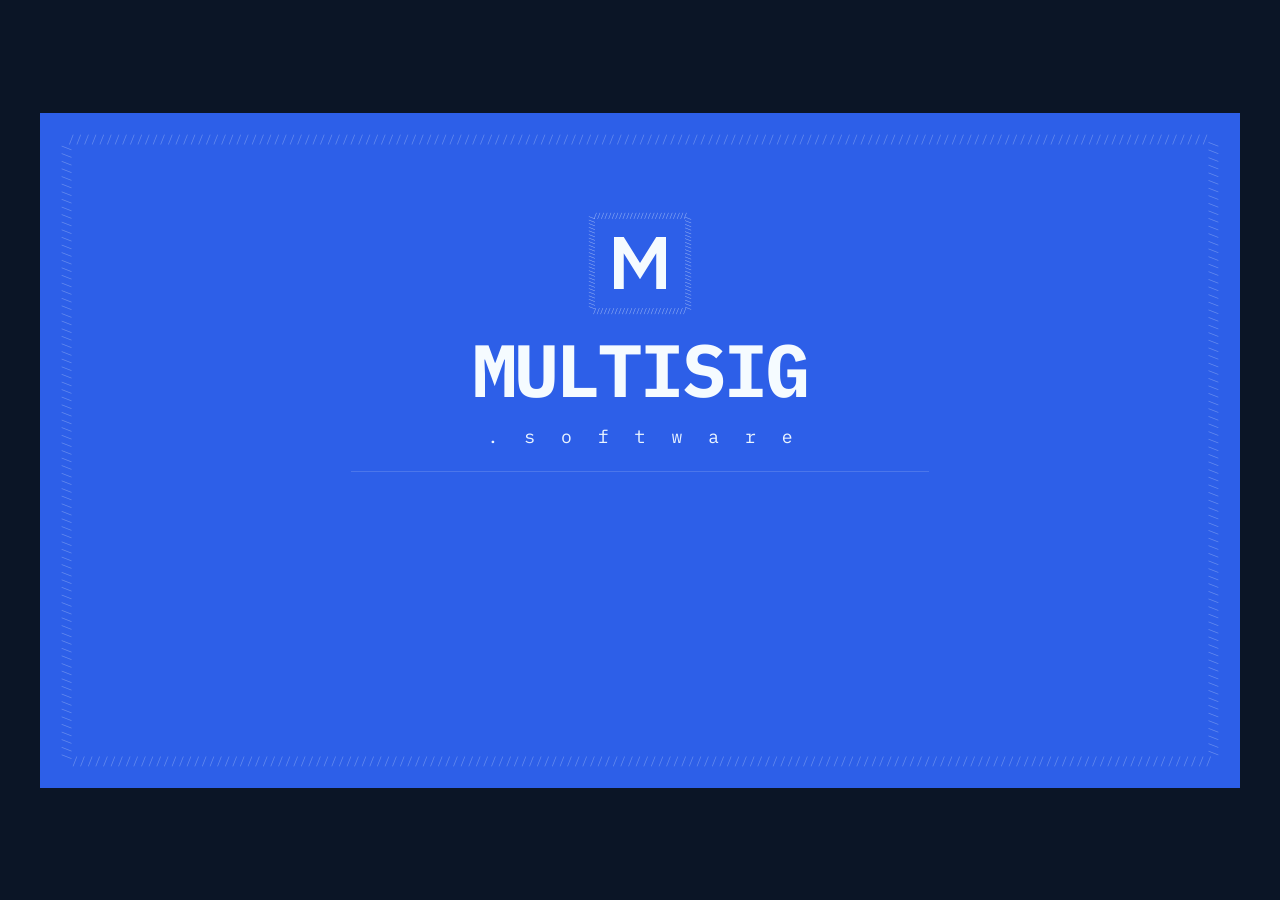
<file: launch/launch.html>
<!doctype html>
<html lang="en">
<head>
<meta charset="utf-8">
<title>multisig.software — launch card</title>
<style>
/* IBM Plex Mono, inlined so this file renders identically anywhere — offline,
   in a screen recorder, or in a headless frame grabber. */
@font-face{font-family:'PlexM';src:url([data-uri]) format('woff2');font-weight:400;font-style:normal;font-display:block}
@font-face{font-family:'PlexM';src:url([data-uri]) format('woff2');font-weight:700;font-style:normal;font-display:block}

/* The dapp's own palette, unchanged. */
:root{--bg:#2D5FE8;--a:#F5FBFF;--m:#EAF4FF;--d:#D6E6FF;--ln:#FFFFFF2E;--fr:#FFFFFF47;--g:#7DFFBA}
*{margin:0;padding:0;box-sizing:border-box}
html,body{background:#0B1526;min-height:100vh;display:grid;place-items:center}

#stage{position:relative;width:1200px;height:675px;background:var(--bg);overflow:hidden;
  font-family:'PlexM','IBM Plex Mono',monospace;color:var(--a);
  -webkit-font-smoothing:antialiased;text-rendering:geometricPrecision}

/* Every animated block is a centred band; only opacity and translateY move, so
   nothing can drift off the optical centre line. */
.el{position:absolute;left:0;right:0;text-align:center;opacity:0}

#mark{top:98px;height:104px}
#mark svg{width:104px;height:104px;display:inline-block;vertical-align:top}

#wordmark{top:220px;font-size:74px;font-weight:700;letter-spacing:-2.5px;line-height:1}
#sub{top:312px;font-size:18px;font-weight:400;letter-spacing:26px;text-indent:26px;color:var(--m)}

/* The hairline under the lockup. It draws itself open, then charges green for
   the final card — the same green the interface uses for a met threshold. */
#rule{top:358px;height:1px}
#rule i{display:block;height:1px;margin:0 auto;width:0;background:var(--ln)}
#rulefill{top:358px;height:1px}
#rulefill i{display:block;height:1px;margin:0 auto;width:0;background:var(--g);opacity:.9}

/* Beat lines — the what. Typed rather than faded: the advance width of a
   monospace cell is uniform, so a clip stepped to whole characters reads as
   typing with no sub-pixel mush, and the cursor is the first green on screen. */
#lines{top:400px}
#lines .bl{font-size:20px;font-weight:700;letter-spacing:6px;line-height:2.3;color:var(--m);opacity:0}
.tw{position:relative;display:inline-block}
.tw .tx{display:inline-block}
/* One accent, on the operative word of each line. Nested colour doesn't change
   any cell's advance, so the typed clip is unaffected. */
.tw .tx b{font-weight:700;color:var(--g)}
.tw i{position:absolute;bottom:5px;left:0;width:12px;height:2px;background:var(--g);opacity:0}

/* The delay, drawn — the how. */
#tl{top:398px}
#tl svg{display:inline-block}
#cap{top:516px;font-size:13px;font-weight:700;letter-spacing:5px;text-indent:5px;color:var(--d)}

/* The call. */
#live{top:400px;font-size:34px;font-weight:700;letter-spacing:12px;text-indent:12px;color:var(--g)}

/* Chain row. The marks are monochrome white rather than brand colour in a light
   tile: on #2D5FE8 the real colours measure 1.35–2.23:1, so they needed a plate
   to be legible at all, and five plates is more furniture than the card can
   carry. White is 5.37:1 and stands alone. Sizes are optical, not equal — see
   build.js — because a full-bleed square out-weighs a circle at the same box. */
#chains{top:472px;font-size:12px;font-weight:700;letter-spacing:3px;color:var(--d);opacity:1}
.crow{display:inline-flex;align-items:center;gap:24px}
.chip{display:inline-flex;align-items:center;gap:9px;white-space:nowrap;opacity:0}
.chip i{flex:none;display:inline-flex;align-items:center;justify-content:center}
.chip i svg{width:var(--s,17px);height:var(--s,17px);display:block}

/* The colophon sits bottom-right, exactly where it ships in the interface —
   which also stops it stranding in the middle of an empty lower band. */
#colo{top:594px;text-align:right;padding-right:58px;font-size:12px;font-weight:700;letter-spacing:4px}
#colo span{display:inline-flex;align-items:center;gap:9px;color:var(--d)}
#colo svg{width:19px;height:19px;display:block}

/* Static slash frame — the interface's rails and rules, held still. Only the
   loading mark marches, which is how the dapp itself behaves. */
#frame{position:absolute;inset:0;pointer-events:none}
</style>
</head>
<body>
<div id="stage">
  <svg id="frame" viewBox="0 0 1200 675" aria-hidden="true">
    <defs>
      <path id="ft" d="M28,30 H1172" fill="none"/>
      <path id="fr" d="M1170,28 V647" fill="none"/>
      <path id="fb" d="M1172,645 H28" fill="none"/>
      <path id="fl" d="M30,647 V28" fill="none"/>
    </defs>
    <g fill="#F5FBFF" fill-opacity="0.28" font-family="PlexM,monospace" font-size="11" letter-spacing="1">
      <text><textPath href="#ft">////////////////////////////////////////////////////////////////////////////////////////////////////////////////////////////////////////////////////////////////</textPath></text>
      <text><textPath href="#fr">////////////////////////////////////////////////////////////////////////////////////////</textPath></text>
      <text><textPath href="#fb">////////////////////////////////////////////////////////////////////////////////////////////////////////////////////////////////////////////////////////////////</textPath></text>
      <text><textPath href="#fl">////////////////////////////////////////////////////////////////////////////////////////</textPath></text>
    </g>
  </svg>

  <!-- The loading mark, as the dapp draws it: slashed border marching clockwise
       around a solid M. Each edge path starts three units early, off the visible
       corner, so the crawling pattern never runs off the end and leaves a gap. -->
  <div class="el" id="mark">
    <svg viewBox="0 0 64 64" aria-hidden="true">
      <rect width="64" height="64" fill="#2D5FE8"/>
      <defs>
        <path id="mt" d="M1,4 H60" fill="none"/><path id="mr" d="M60,1 V60" fill="none"/>
        <path id="mb" d="M63,60 H4" fill="none"/><path id="ml" d="M4,63 V4" fill="none"/>
      </defs>
      <g fill="#F5FBFF" fill-opacity="0.6" font-family="PlexM,monospace" font-size="4.2" letter-spacing="-0.3">
        <text><textPath class="mp" href="#mt">////////////////////////////////////////////////////////////</textPath></text>
        <text><textPath class="mp" href="#mr">////////////////////////////////////////////////////////////</textPath></text>
        <text><textPath class="mp" href="#mb">////////////////////////////////////////////////////////////</textPath></text>
        <text><textPath class="mp" href="#ml">////////////////////////////////////////////////////////////</textPath></text>
      </g>
      <path d="M16,48 V16 H22 L32,32 L42,16 H48 V48 H42 V26 L32,42 L22,26 V48 Z" fill="#F5FBFF"/>
    </svg>
  </div>

  <div class="el" id="wordmark">MULTISIG</div>
  <div class="el" id="sub">.software</div>
  <div class="el" id="rule"><i></i></div>
  <div class="el" id="rulefill"><i></i></div>

  <div class="el" id="lines" style="opacity:1">
    <div class="bl"><span class="tw"><span class="tx">MULTISIG + <b>TIMELOCK</b></span><i></i></span></div>
    <div class="bl"><span class="tw"><span class="tx"><b>ONE ADDRESS</b>, EVERY CHAIN</span><i></i></span></div>
    <div class="bl"><span class="tw"><span class="tx"><b>CANCEL</b> BEFORE IT LANDS</span><i></i></span></div>
  </div>

  <div class="el" id="tl">
    <svg width="660" height="96" viewBox="0 0 660 96" aria-hidden="true">
      <line x1="70" y1="30" x2="580" y2="30" stroke="#FFFFFF22" stroke-width="2" shape-rendering="crispEdges"/>
      <line id="sweep" x1="70" y1="30" x2="70" y2="30" stroke="#7DFFBA" stroke-width="2" shape-rendering="crispEdges"/>
      <!-- Leading edge. 28px long against a 17px step, so consecutive frames
           overlap by 11px and it reads as one moving edge. A 2px tick here
           travelled 8.5x its own width per frame and strobed. -->
      <line id="head" x1="70" y1="30" x2="70" y2="30" stroke="#F5FBFF" stroke-width="2" shape-rendering="crispEdges" opacity="0"/>
      <rect id="n1" x="63" y="23" width="14" height="14" fill="#7DFFBA"/>
      <rect id="n2" x="573" y="23" width="14" height="14" fill="#7DFFBA" fill-opacity="0" stroke="#FFFFFF47" stroke-width="1"/>
      <g font-family="PlexM,monospace" font-size="12" font-weight="700" letter-spacing="3" fill="#D6E6FF">
        <text x="325" y="14" text-anchor="middle" fill="#F5FBFF">DELAY</text>
        <text x="70" y="62" text-anchor="middle">QUEUED</text>
        <text id="tex" x="580" y="62" text-anchor="middle">EXECUTABLE</text>
      </g>
    </svg>
  </div>
  <div class="el" id="cap">TIME TO CATCH A MISTAKE</div>

  <div class="el" id="live">NOW LIVE</div>
  <div class="el" id="chains"><span class="crow"><span class="chip"><i style="--s:18px"><svg width="14" height="14" viewBox="0 0 32 32" xmlns="http://www.w3.org/2000/svg"><polygon fill="#F5FBFF" fill-opacity="0.95" points="7.62,18.83 16.01,30.5 16.01,24.1"/><polygon fill="#F5FBFF" fill-opacity="0.6" points="16.01,30.5 24.38,18.78 16.01,24.1"/><polygon fill="#F5FBFF" fill-opacity="0.95" points="16.01,1.5 7.62,16.23 16.01,12.3"/><polygon fill="#F5FBFF" fill-opacity="0.6" points="24.38,16.18 16.01,1.5 16.01,12.3"/><polygon fill="#F5FBFF" fill-opacity="0.4" points="16.01,21.5 24.38,16.18 16.01,12.3"/><polygon fill="#F5FBFF" fill-opacity="0.78" points="16.01,12.3 7.62,16.23 16.01,21.5"/></svg></i>ETHEREUM</span><span class="chip"><i style="--s:13px"><svg viewBox="0 0 249 249" xmlns="http://www.w3.org/2000/svg"><path d="M0 19.671C0 12.9332 0 9.56425 1.26956 6.97276C2.48511 4.49151 4.49151 2.48511 6.97276 1.26956C9.56425 0 12.9332 0 19.671 0H229.329C236.067 0 239.436 0 242.027 1.26956C244.508 2.48511 246.515 4.49151 247.73 6.97276C249 9.56425 249 12.9332 249 19.671V229.329C249 236.067 249 239.436 247.73 242.027C246.515 244.508 244.508 246.515 242.027 247.73C239.436 249 236.067 249 229.329 249H19.671C12.9332 249 9.56425 249 6.97276 247.73C4.49151 246.515 2.48511 244.508 1.26956 242.027C0 239.436 0 236.067 0 229.329V19.671Z" fill="#F5FBFF"/></svg></i>BASE</span><span class="chip"><i style="--s:17px"><svg viewBox="0 0 256 256" xmlns="http://www.w3.org/2000/svg"><circle cx="128" cy="128" r="128" fill="none"/><path d="M153.018 199.027C160.881 199.027 167.23 192.682 167.23 184.855C167.23 177.028 160.881 170.683 153.018 170.683C145.217 170.683 138.867 177.028 138.867 184.855C138.867 192.682 145.217 199.027 153.018 199.027Z" fill="#F5FBFF"/><path d="M102.073 199.448C109.935 199.448 116.225 193.103 116.225 185.276C116.225 177.45 109.935 171.105 102.073 171.105C94.2719 171.105 87.9219 177.45 87.9219 185.276C87.9219 193.103 94.2719 199.448 102.073 199.448Z" fill="#F5FBFF"/><path d="M71.0365 51.3927H104.799C111.152 68.5801 127.731 117.277 128.941 119.991C129.243 118.634 145.943 65.5649 150.662 51.6943H185.756V172.759C181.399 170.346 177.042 167.935 172.323 165.22C169.055 163.563 166.03 161.753 162.703 160.396C162.4 136.877 162.098 113.508 161.372 89.0842C156.652 103.105 140.376 152.557 139.045 153.913H117.323C117.323 153.913 96.2066 93.9085 95.178 91.1949C94.8757 114.262 94.5731 137.329 93.7866 161.15C80.8383 167.783 73.1544 171.553 70.7344 172.457V51.3927H71.0365Z" fill="#F5FBFF"/><path d="M128.03 20.3533C187.265 20.3533 235.67 68.5983 235.67 128C235.67 187.402 187.447 235.647 128.03 235.647C68.6136 235.647 20.3904 187.402 20.3904 128C20.3904 68.5983 68.6136 20.3533 128.03 20.3533ZM128.03 0C57.2991 0 0 57.2911 0 128C0 198.709 57.2991 256 128.03 256C198.701 256 256 198.709 256 128C256 57.2911 198.701 0 128.03 0Z" fill="#F5FBFF"/></svg></i>MEGAETH</span><span class="chip"><i style="--s:17px"><svg viewBox="0 0 32 32" xmlns="http://www.w3.org/2000/svg"><circle cx="16" cy="16" r="16" fill="none"/><path fill-rule="evenodd" clip-rule="evenodd" d="M24.6648 10.3409C24.5095 10.1923 17.6041 6.172 16.8067 5.7666C16.4554 5.58417 15.8067 5.53687 15.4352 5.66525C15.0027 5.80714 7.69192 10.0706 7.39463 10.3477C7.24598 10.4895 7.06355 10.726 6.98923 10.8747C6.86085 11.1382 6.8541 11.3206 6.83382 16.1923L6.82031 21.2327L7.75274 21.78C8.26624 22.0773 8.72571 22.3273 8.75949 22.3408C8.83381 22.3612 15.4689 11.7936 15.4689 11.6517C15.4689 11.5503 13.9689 11.5707 13.4352 11.6788C12.8811 11.8004 12.3946 12.0436 12.1176 12.3409C12.0027 12.4625 11.077 13.8544 10.0635 15.4355C9.05003 17.0166 8.19868 18.3341 8.1649 18.3679C8.13111 18.4085 8.10408 16.9422 8.10408 14.9355V11.4355L8.29327 11.2666C8.61759 10.9693 15.8 6.85444 15.9892 6.85444C16.1716 6.85444 16.273 6.90848 17.9352 7.86794C18.496 8.19226 19.996 9.05712 21.2797 9.78685C22.5635 10.5233 23.6784 11.199 23.7661 11.2868L23.9148 11.4558V18.7256L20.349 13.2505C20.1866 12.9855 20.0171 12.7225 19.9257 12.6005L19.9128 12.5807L19.9113 12.5816C19.8856 12.5487 19.8679 12.5301 19.8608 12.5301C19.8338 12.5368 19.6513 12.8341 18.8338 14.2125C18.7324 14.3814 18.5837 14.6382 18.5095 14.78L18.3675 15.0368L18.3688 15.039L18.3651 15.0413L18.4676 15.2101L18.5432 15.3408C18.5672 15.382 18.592 15.4204 18.6162 15.4547L18.8528 15.8438C18.8819 15.9079 18.9223 15.9804 18.9689 16.0503C19.077 16.2125 19.2189 16.4422 19.2865 16.5638C19.3035 16.5945 19.3219 16.6223 19.3404 16.6462L22.2631 21.4558L21.9148 21.6584C21.7167 21.7707 21.6219 21.8207 21.5619 21.8236L17.9063 16.1404L17.8135 15.9895L17.4824 16.5301L17.4575 16.5715L16.03 18.8918L16.0261 18.8947L18.8815 23.3831C18.5185 23.6677 16.106 25.3222 15.95 25.3222C15.7744 25.3222 12.6176 23.1517 12.6581 23.0773C12.6725 23.0485 13.6463 21.3965 14.8289 19.3902L14.8307 19.3871C15.8669 17.6291 17.0632 15.5996 17.9148 14.1517C18.9283 12.4355 19.3473 11.672 19.2797 11.6517C19.2324 11.6315 18.5568 11.6247 17.7865 11.6382L16.3811 11.6584L13.1378 17.003C11.9437 18.9751 10.8647 20.7534 10.2575 21.7541L10.2561 21.7565C9.9571 22.2492 9.77272 22.5531 9.74597 22.5976L9.59732 22.8408L12.1108 24.2868C13.496 25.084 14.8136 25.8341 15.05 25.9624C15.5433 26.226 16.1108 26.3139 16.5095 26.1787C16.773 26.0976 24.1986 21.8206 24.5703 21.5436C24.6851 21.4557 24.881 21.1923 24.9959 20.9557L25.1986 20.5368L25.1851 15.8408L25.1648 11.1449L25.0026 10.8274C24.9148 10.6517 24.7594 10.4287 24.6648 10.3409ZM23.909 18.8188L23.9148 18.8273V18.815L23.909 18.8188Z" fill="#F5FBFF"/><path d="M24.0516 18.918L19.8649 12.4966L18.2969 15.0132L22.3452 21.6942L24.1198 20.841L24.0516 18.918Z" fill="#F5FBFF" fill-opacity="0.55"/><path d="M22.0116 22.4215L17.8248 16L16.0234 18.8729L19.3839 24.2527L21.5326 23.3803L22.0116 22.4215Z" fill="#F5FBFF" fill-opacity="0.55"/><path fill-rule="evenodd" clip-rule="evenodd" d="M8.17569 11.494L16.0015 6.98539L23.8273 11.494V20.5058L16.0015 25.0144L10.2566 21.7046L9.49122 22.9541L15.7865 26.5809C15.9195 26.6576 16.0834 26.6576 16.2165 26.5809L25.0763 21.4766C25.2098 21.3997 25.2921 21.2574 25.2921 21.1034V10.8964C25.2921 10.7424 25.2098 10.6 25.0763 10.5231L16.2165 5.41884C16.0834 5.34216 15.9195 5.34216 15.7865 5.41884L6.92669 10.5231C6.7932 10.6 6.71094 10.7424 6.71094 10.8964V21.1034C6.71094 21.2574 6.7932 21.3997 6.92669 21.4766L8.69757 22.4969L9.48646 21.2609L8.17569 20.5058V11.494Z" fill="#F5FBFF" fill-opacity="0.75"/><path d="M19.4032 11.5938L16.3802 11.6368L9.48828 22.9593L11.9198 24.3671L19.4032 11.5938Z" fill="#F5FBFF"/><path d="M11.898 12.6265C12.5884 11.4972 14.5651 11.5019 15.4673 11.6454L8.6947 22.4957C8.46471 22.3633 7.89434 22.0353 7.45276 21.7821C6.86927 21.4477 6.77289 21.4388 6.71094 21.1292V20.5286C8.15235 18.3651 11.2078 13.7557 11.898 12.6265Z" fill="#F5FBFF"/></svg></i>ARBITRUM</span><span class="chip"><i style="--s:17px"><svg viewBox="0 0 1024 1024" xmlns="http://www.w3.org/2000/svg"><path fill="none" d="M0 0h1024v1024H0z"/><path fill="#F5FBFF" d="M512.337 60c196.772 0 356.337 159.564 356.337 356.336 0 196.774-159.565 356.34-356.337 356.34v191.296C315.563 963.972 156 804.406 156 607.635c0-196.774 159.563-356.337 356.337-356.337V60Zm-1.651 275.693c-38.71 77.719-96.924 135.931-174.643 174.641v3.303c77.719 38.709 135.933 96.921 174.643 174.64h3.302c38.707-77.719 96.922-135.931 174.641-174.64v-3.303c-77.719-38.71-135.934-96.922-174.641-174.641h-3.302Z"/></svg></i>OP MAINNET</span><span class="chip"><i style="--s:17px"><svg viewBox="0 0 32 32" xmlns="http://www.w3.org/2000/svg"><path d="M23.9 7.1c.6-.1 1.1.4 1 1-.5 4.4-2.1 8-4.7 10.6-2.4 2.4-5.5 3.7-9 4 .1-6.8 2.5-11.6 7.4-14.6 1.6-1 3.4-1.6 5.3-2z" fill="#F5FBFF"/><path d="M8.5 25.6c-.4-.3-.5-.9-.2-1.3 2-2.8 4.4-5.5 7.1-8 2.5-2.3 5.1-4.4 7.8-6.2.4-.3 1-.2 1.3.3.3.5.2 1.1-.3 1.4-2.6 1.7-5.1 3.7-7.5 5.9-2.6 2.4-4.9 5-6.9 7.7-.3.4-.9.5-1.3.2z" fill="#F5FBFF" fill-opacity="0.75"/></svg></i>ROBINHOOD</span></span></div>

  <div class="el" id="colo"><span>A PUBLIC GOOD BY SRC_CO<svg viewBox="0 0 64 64" aria-hidden="true"><rect width="64" height="64" fill="#7DFFBA"/><defs><path id="sct" d="M4,4 H60" fill="none"/><path id="scr" d="M60,4 V60" fill="none"/><path id="scb" d="M60,60 H4" fill="none"/><path id="scl" d="M4,60 V4" fill="none"/></defs><g fill="#0A0A0A" fill-opacity="0.6" font-family="Helvetica,Arial,sans-serif" font-size="4" letter-spacing="-0.2"><text><textPath href="#sct">//////////////////////////////</textPath></text><text><textPath href="#scr">//////////////////////////////</textPath></text><text><textPath href="#scb">//////////////////////////////</textPath></text><text><textPath href="#scl">//////////////////////////////</textPath></text></g><text x="32" y="29" font-family="Helvetica,Arial,sans-serif" font-size="19" font-weight="bold" fill="#0A0A0A" text-anchor="middle" letter-spacing="-1">SRC</text><text x="32" y="48" font-family="Helvetica,Arial,sans-serif" font-size="19" font-weight="bold" fill="#0A0A0A" text-anchor="middle" letter-spacing="-1">CO</text></svg></span></div>
</div>

<script>
// Every value on screen is a pure function of one clock, so a frame grabber and
// a live browser produce byte-identical output and the loop can be seamless.
//
// 9600ms is divisible by the 40ms frame at 25fps (240 frames), by the mark's
// 240ms crawl (40 cycles) and by its 2400ms breath (4 cycles) — every periodic
// motion closes exactly on the loop point. Anything not a common multiple of
// all three would visibly jump when the GIF wraps.
const D = 9600;
const MARCH = 240, ADV = 2.22;   // one glyph advance of the border slashes
const BREATH = 2400;

const $ = s => document.querySelector(s);
const clamp01 = v => v < 0 ? 0 : v > 1 ? 1 : v;
const seg = (t, a, b) => clamp01((t - a) / (b - a));
const ease = p => 1 - Math.pow(1 - p, 3);          // the interface's ease-out
const IN = 380, OUT = 340;
// Chosen so END+OUT lands exactly on the final frame (9600 - 40ms): the last
// frame is empty and matches the first, but the frame before it is still fading,
// so no two frames are identical and the wrap has no dead beat.
const END = D - 40 - OUT;

const win = (t, a, b) => seg(t, a, a + IN) * (1 - seg(t, b, b + OUT));
const mix = (c1, c2, k) =>
  'rgb(' + c1.map((v, i) => Math.round(v + (c2[i] - v) * k)).join(',') + ')';

// A block rises as it fades in — the only motion any text makes.
function place(el, t, a, b, rise = 10) {
  el.style.opacity = win(t, a, b);
  // No transform at all when there's no rise — translateY(0) still promotes a
  // compositing layer, which can resample hairlines off the pixel grid.
  el.style.transform = rise ? `translateY(${((1 - ease(seg(t, a, a + IN))) * rise).toFixed(2)}px)` : '';
}

// ── typed beat lines ───────────────────────────────────────────────
// Measured once, after the font is real: a monospace cell's advance is uniform,
// so width/length gives an exact per-character step to clip to.
const TYPE = 460;
const beats = [...document.querySelectorAll('#lines .bl')].map((bl, i) => ({
  bl, tx: bl.querySelector('.tx'), cur: bl.querySelector('i'),
  len: bl.querySelector('.tx').textContent.length,
  at: [1250, 1680, 2110][i], w: 0, adv: 0,
}));
const BEATS_OUT = 3700;

function measure() {
  for (const b of beats) { b.w = b.tx.getBoundingClientRect().width; b.adv = b.w / b.len; }
}

const marchPaths = document.querySelectorAll('.mp');
const chips = [...document.querySelectorAll('#chains .chip')];

function frame(t) {
  t = ((t % D) + D) % D;

  // ── the lockup, present for the whole film ─────────────────────────
  place($('#mark'), t, 0, END, 0);
  const grow = ease(seg(t, 0, IN));
  const breathe = 1 + 0.012 * Math.sin(2 * Math.PI * t / BREATH);
  $('#mark').style.transform = `scale(${((0.92 + 0.08 * grow) * breathe).toFixed(4)})`;

  // The march, at the loading overlay's speed (~18 units/s) but seamless.
  const crawl = (t % MARCH) / MARCH * ADV;
  marchPaths.forEach(p => p.setAttribute('startOffset', crawl.toFixed(3)));

  place($('#wordmark'), t, 300, END);
  $('#wordmark').style.letterSpacing = (-2.5 + 11 * (1 - ease(seg(t, 300, 300 + 520)))).toFixed(2) + 'px';
  place($('#sub'), t, 620, END);

  // ── the hairline, drawing open then charging green ─────────────────
  $('#rule').style.opacity = win(t, 900, END);
  $('#rule').firstChild.style.width = (660 * ease(seg(t, 900, 1500))).toFixed(1) + 'px';
  $('#rulefill').style.opacity = win(t, 6950, END);
  $('#rulefill').firstChild.style.width = (660 * ease(seg(t, 6950, 7700))).toFixed(1) + 'px';

  // ── beats, typed one character at a time ──────────────────────────
  for (const b of beats) {
    const p = seg(t, b.at, b.at + TYPE);
    const n = Math.floor(p * b.len + 1e-9);
    const vis = n * b.adv;
    b.bl.style.opacity = (t >= b.at ? 1 : 0) * (1 - seg(t, BEATS_OUT, BEATS_OUT + OUT));
    b.tx.style.clipPath = `inset(0 ${Math.max(0, b.w - vis).toFixed(2)}px 0 0)`;
    b.cur.style.left = vis.toFixed(2) + 'px';
    b.cur.style.opacity = (p > 0 && p < 1) ? 1 : 0;
  }

  // ── the delay, painted ────────────────────────────────────────────
  place($('#tl'), t, 3880, 5900, 0);   // no rise: a fractional translateY
                                       // would drag the hairlines off the
                                       // pixel grid while the paint runs
  const ARRIVE = 5480;   // both ends land on the 40ms frame grid
  // Linear, not eased: a delay elapses at a constant rate, and an ease-out spends
  // its last frames barely moving — which reads as the bar stalling just short of
  // the node. Constant speed also means equal pixel steps per frame, the
  // smoothest thing a fixed-delay GIF can show.
  const s = seg(t, 4280, ARRIVE);
  // 510px across exactly 30 frames (4280→5480ms at 25fps) is 17px per frame,
  // whole pixels every time. Both ends sit on the frame grid on purpose: start
  // the paint at 4300 and the first step is a half-frame stub of 9px. A fractional endpoint would re-antialias the 2px tip on
  // every frame, and those blends land on different palette entries once
  // quantised — the head visibly shimmers as it travels.
  const tip = Math.round(70 + 510 * s);
  $('#sweep').setAttribute('x2', tip);
  const head = $('#head');
  head.setAttribute('x1', Math.max(70, tip - 28));
  head.setAttribute('x2', tip);
  head.setAttribute('opacity', (s <= 0 ? 0 : 1 - seg(t, ARRIVE, ARRIVE + 160)).toFixed(3));
  // Arrival resolves over four frames instead of switching in one: the node
  // fills, and the label crosses from quiet blue to the accent.
  const arrive = ease(seg(t, ARRIVE, ARRIVE + 160));
  $('#n2').setAttribute('fill-opacity', arrive.toFixed(3));
  $('#tex').setAttribute('fill', mix([214, 230, 255], [125, 255, 186], arrive));
  place($('#cap'), t, 4520, 5900);

  // ── the call, the chains, the credit ──────────────────────────────
  place($('#live'), t, 6250, END);
  chips.forEach((c, i) => {                        // staggered, left to right
    const a = 6550 + i * 70;
    c.style.opacity = win(t, a, END);
    c.style.transform = `translateY(${((1 - ease(seg(t, a, a + IN))) * 6).toFixed(2)}px)`;
  });
  place($('#colo'), t, 7250, END, 6);
}

// Live playback for viewing; __seek for deterministic capture.
let raf = null, t0 = null;
function loop(now) { if (t0 === null) t0 = now; frame(now - t0); raf = requestAnimationFrame(loop); }
window.__seek = t => { if (raf) { cancelAnimationFrame(raf); raf = null; } frame(t); };
window.__DURATION = D;
document.fonts.ready.then(() => { measure(); frame(0); raf = requestAnimationFrame(loop); });
</script>
</body>
</html>
</file>
